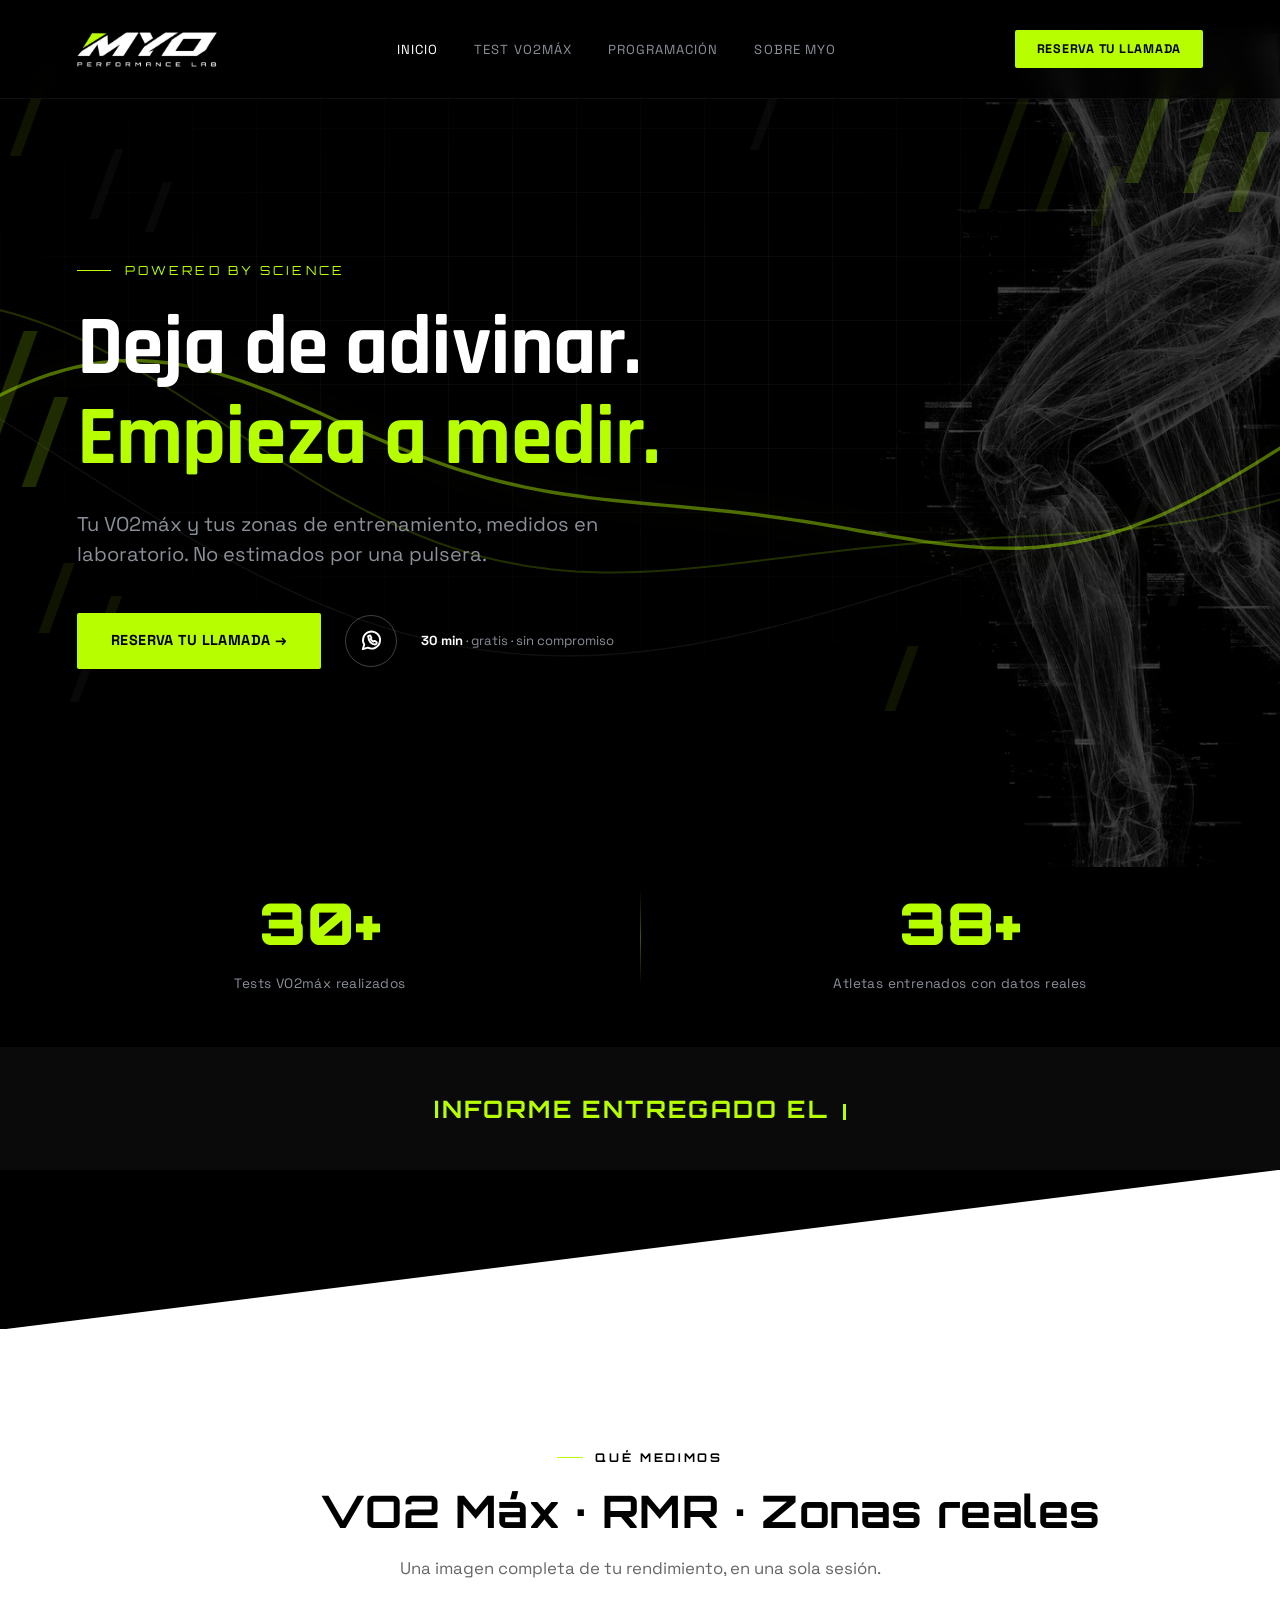
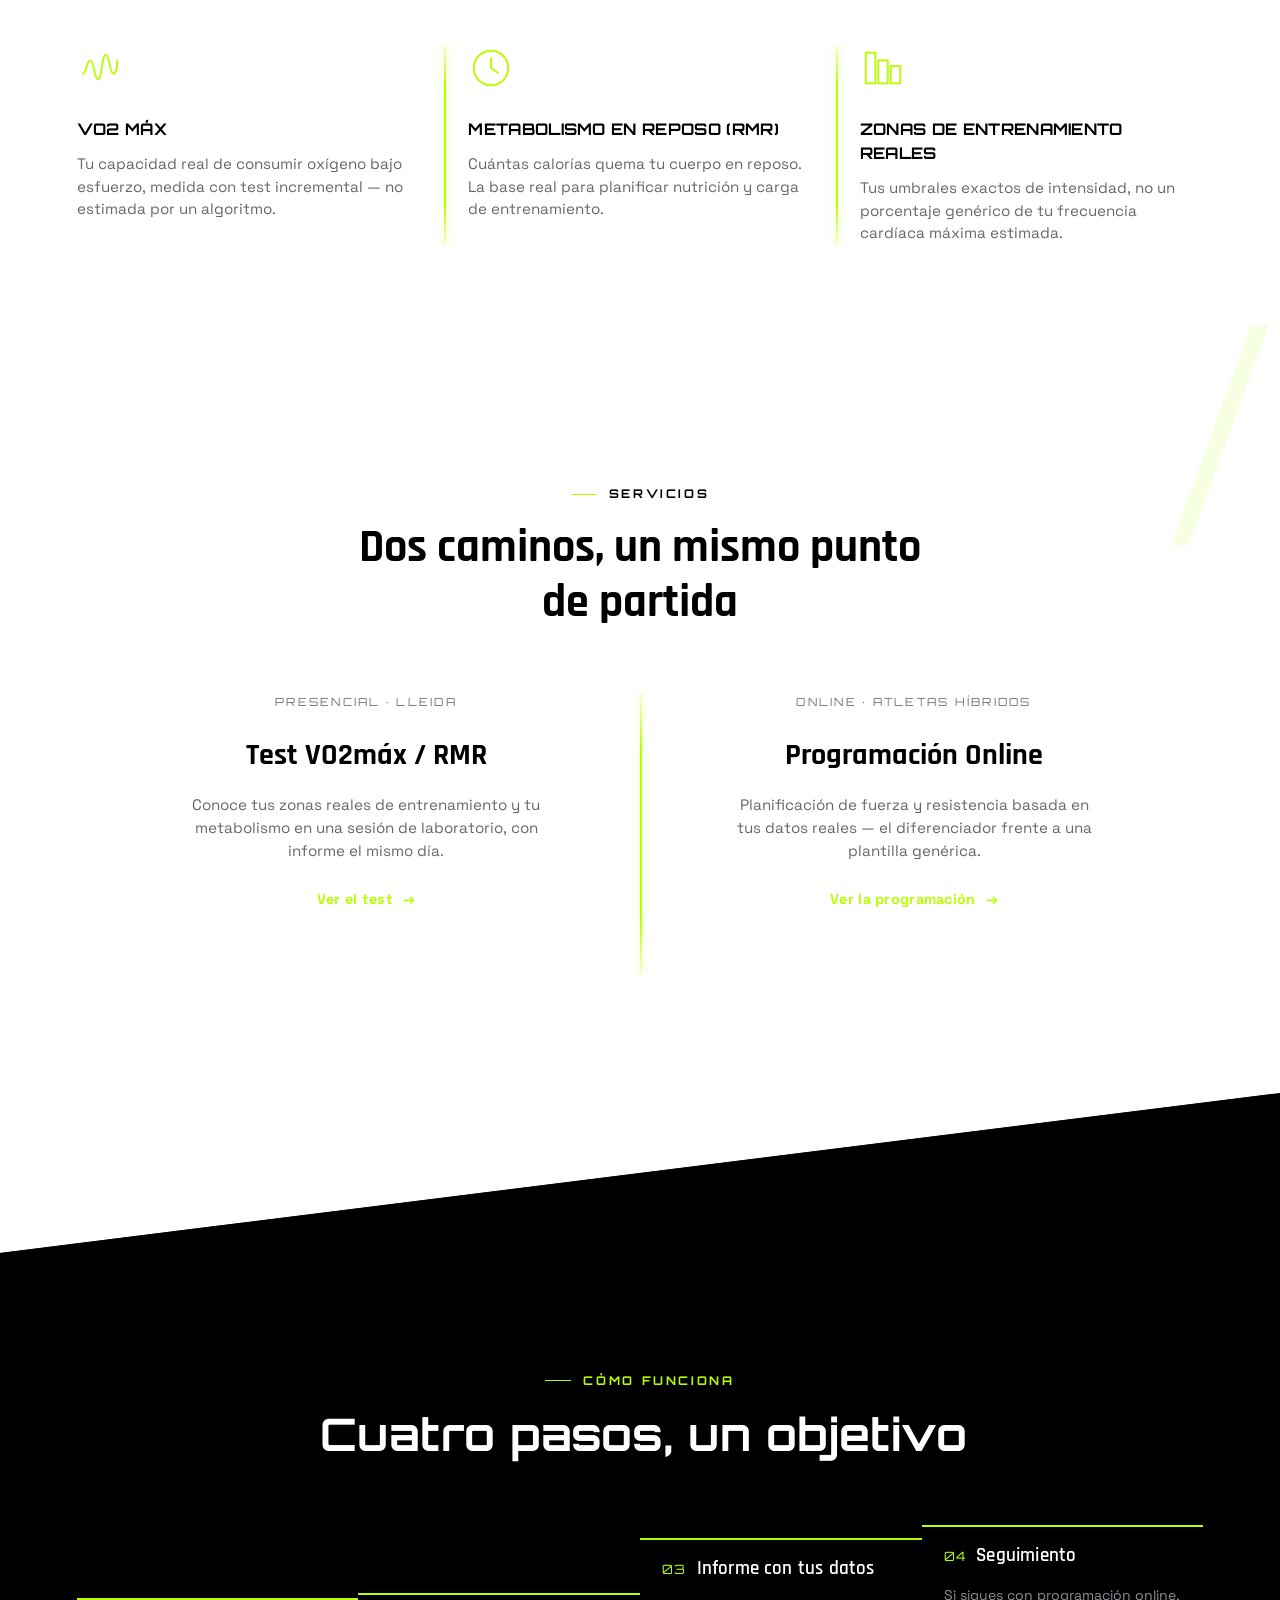
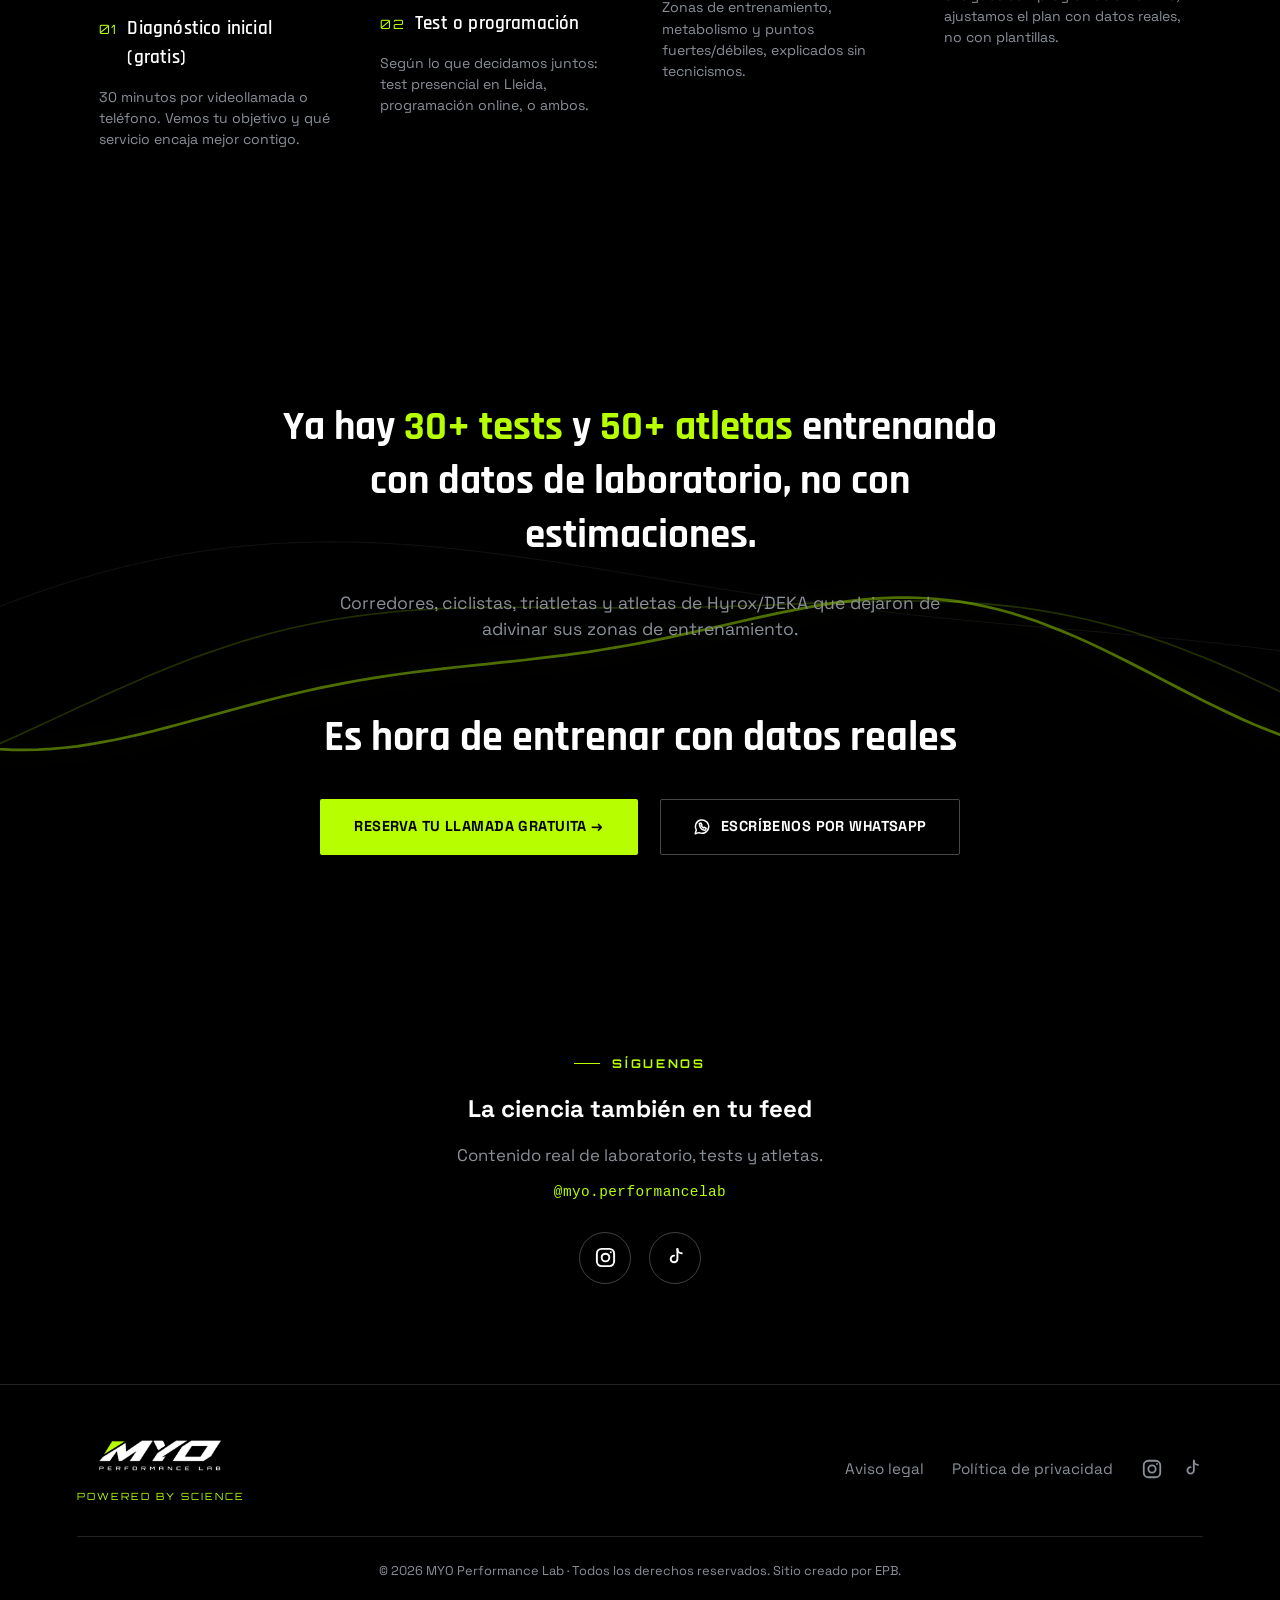
<file: index.html>
<!DOCTYPE html>
<html lang="es">
<head>
<meta charset="UTF-8">
<meta name="viewport" content="width=device-width, initial-scale=1.0">
<title>Test VO2máx y RMR en Lleida | MYO Performance Lab</title>
<link rel="icon" href="/favicon.ico" sizes="any">
<link rel="icon" type="image/svg+xml" href="/favicon.svg">
<link rel="icon" type="image/png" sizes="48x48" href="/favicon-48x48.png">
<link rel="apple-touch-icon" href="/apple-touch-icon.png">
<link rel="manifest" href="/site.webmanifest">
<meta name="theme-color" content="#000000">
<meta name="description" content="Laboratorio de fisiología deportiva en Lleida. Test VO2máx y RMR con informe el mismo día y programación online basada en tus datos reales. Powered by Science.">
<link rel="canonical" href="https://myoperformancelab.com/">
<link rel="preconnect" href="https://fonts.googleapis.com">
<link rel="preconnect" href="https://fonts.gstatic.com" crossorigin>
<link href="https://fonts.googleapis.com/css2?family=Orbitron:wght@500;700;900&family=Rajdhani:wght@500;600;700&family=Space+Grotesk:wght@400;500;600;700&display=swap" rel="stylesheet">
<link rel="stylesheet" href="css/style.css">
<link href="https://assets.calendly.com/assets/external/widget.css" rel="stylesheet">
</head>
<body data-page="inicio">

<div class="brand-anatomy-bg" aria-hidden="true"></div>

<div id="header"></div>

<main>
<section class="hero" id="hero">
  <div class="hero-bg-grid"></div>

  <div class="hero-waveform-ambient" id="hero-waveform-ambient">
    <svg viewBox="0 0 1000 600" preserveAspectRatio="none">
      <path class="amb-line a3" id="amb-line-3" d="" />
      <path class="amb-line a2" id="amb-line-2" d="" />
      <path class="amb-line a1" id="amb-line-1" d="" />
    </svg>
  </div>

  <div class="parallax-field" id="parallax-field">
    <div class="p-layer back">
      <span class="p-wedge" style="height:70px; left:8%; top:18%;"></span>
      <span class="p-wedge" style="height:50px; left:12%; top:22%;"></span>
      <span class="p-wedge" style="height:90px; left:88%; top:60%;"></span>
      <span class="p-wedge" style="height:60px; left:92%; top:66%;"></span>
      <span class="p-wedge" style="height:40px; left:6%; top:80%;"></span>
      <span class="p-wedge" style="height:100px; left:60%; top:6%;"></span>
    </div>
    <div class="p-layer mid">
      <span class="p-wedge" style="height:110px; left:78%; top:12%;"></span>
      <span class="p-wedge" style="height:80px; left:82%; top:16%;"></span>
      <span class="p-wedge" style="height:60px; left:86%; top:20%;"></span>
      <span class="p-wedge" style="height:70px; left:4%; top:68%;"></span>
      <span class="p-wedge" style="height:50px; left:8%; top:72%;"></span>
      <span class="p-wedge" style="height:90px; left:2%; top:8%;"></span>
      <span class="p-wedge" style="height:65px; left:70%; top:78%;"></span>
    </div>
    <div class="p-layer front">
      <span class="p-wedge" style="height:150px; left:90%; top:4%;"></span>
      <span class="p-wedge" style="height:110px; left:94%; top:10%;"></span>
      <span class="p-wedge" style="height:80px; left:97%; top:16%;"></span>
      <span class="p-wedge" style="height:130px; left:0%; top:40%;"></span>
      <span class="p-wedge" style="height:90px; left:3%; top:48%;"></span>
    </div>
  </div>

  <div class="hero-content">
    <div class="hero-eyebrow">Powered by Science</div>
    <h1>Deja de adivinar. <em>Empieza a medir.</em></h1>
    <p class="hero-sub">Tu VO2máx y tus zonas de entrenamiento, medidos en laboratorio. No estimados por una pulsera.</p>
    <div class="hero-ctas">
      <a href="https://calendly.com/myo-performance-lab-coach/30min" class="btn-primary" data-cta="calendly">Reserva tu llamada →</a>
      <a href="https://wa.me/34648884513" class="btn-icon-wa" aria-label="Escríbenos por WhatsApp" target="_blank" rel="noopener">
        <svg viewBox="0 0 24 24" fill="none" stroke="currentColor" stroke-width="2"><path d="M3 21l1.4-4.9A8.9 8.9 0 1 1 8.1 19.5L3 21z" stroke-linecap="round" stroke-linejoin="round"/><path d="M8.8 8.6c0 4.1 3 7.4 7.1 7.6.5 0 1-.3 1.2-.8l.3-.9a1 1 0 0 0-.5-1.2l-1.6-.8a1 1 0 0 0-1.1.2l-.4.4a6.6 6.6 0 0 1-2.6-2.6l.4-.4a1 1 0 0 0 .2-1.1l-.8-1.6a1 1 0 0 0-1.2-.5l-.9.3c-.5.2-.8.6-.1 1.4z"/></svg>
      </a>
      <span class="hero-note"><strong>30 min</strong> · gratis · sin compromiso</span>
    </div>
  </div>
</section>

<div class="stats">
  <div class="stat" data-reveal>
    <div class="stat-num" data-count="30" data-suffix="+">0</div>
    <div class="stat-label">Tests VO2máx realizados</div>
  </div>
  <div class="stat" data-reveal>
    <div class="stat-num" data-count="50" data-suffix="+">0</div>
    <div class="stat-label">Atletas entrenados con datos reales</div>
  </div>
</div>

<div class="stats-typewriter" data-reveal>
  <span class="tw-text" id="tw-text" data-full="Informe entregado el mismo día"></span><span class="tw-cursor"></span>
</div>

<div class="angle-bridge to-light"><div class="wedge-a"></div><div class="wedge-b"></div></div>

<section id="que-medimos" class="section-light">
  <div class="section-head section-head--center" data-reveal>
    <div class="eyebrow eyebrow--center eyebrow--bold">Qué medimos</div>
    <h2>VO2 Máx · RMR · Zonas reales</h2>
    <p class="section-sub">Una imagen completa de tu rendimiento, en una sola sesión.</p>
  </div>
  <div class="measure-grid">
    <div class="measure-card" data-reveal>
      <div class="measure-icon"><svg viewBox="0 0 48 48" fill="none" stroke-width="2"><path d="M6 30c4 0 4-14 8-14s4 20 8 20 4-26 8-26 4 20 8 20 4-14 4-14" stroke-linecap="round" stroke-linejoin="round"/></svg></div>
      <h3>VO2 MÁX</h3>
      <p>Tu capacidad real de consumir oxígeno bajo esfuerzo, medida con test incremental — no estimada por un algoritmo.</p>
    </div>
    <div class="measure-card" data-reveal>
      <div class="measure-icon"><svg viewBox="0 0 48 48" fill="none" stroke-width="2"><circle cx="24" cy="24" r="18"/><path d="M24 14v10l7 5" stroke-linecap="round" stroke-linejoin="round"/></svg></div>
      <h3>METABOLISMO EN REPOSO (RMR)</h3>
      <p>Cuántas calorías quema tu cuerpo en reposo. La base real para planificar nutrición y carga de entrenamiento.</p>
    </div>
    <div class="measure-card" data-reveal>
      <div class="measure-icon"><svg viewBox="0 0 48 48" fill="none" stroke-width="2"><rect x="6" y="8" width="10" height="32"/><rect x="19" y="16" width="10" height="24"/><rect x="32" y="22" width="10" height="18"/></svg></div>
      <h3>ZONAS DE ENTRENAMIENTO REALES</h3>
      <p>Tus umbrales exactos de intensidad, no un porcentaje genérico de tu frecuencia cardíaca máxima estimada.</p>
    </div>
  </div>
</section>

<section id="servicios" class="section-light">
  <span class="drift-wedge drift-wedge--services" data-parallax="-0.06"></span>
  <div class="section-head section-head--center" data-reveal>
    <div class="eyebrow eyebrow--center eyebrow--bold">Servicios</div>
    <h2>Dos caminos, un mismo punto de&nbsp;partida</h2>
  </div>
  <div class="services-grid">
    <a href="test.html" class="service-card" data-reveal>
      <span class="service-tag">Presencial · Lleida</span>
      <h3>Test VO2máx / RMR</h3>
      <p>Conoce tus zonas reales de entrenamiento y tu metabolismo en una sesión de laboratorio, con informe el mismo día.</p>
      <span class="service-link">Ver el test <span class="arrow">→</span></span>
    </a>
    <a href="programacion.html" class="service-card" data-reveal>
      <span class="service-tag">Online · Atletas híbridos</span>
      <h3>Programación Online</h3>
      <p>Planificación de fuerza y resistencia basada en tus datos reales — el diferenciador frente a una plantilla genérica.</p>
      <span class="service-link">Ver la programación <span class="arrow">→</span></span>
    </a>
  </div>
</section>

<div class="angle-bridge to-dark"><div class="wedge-a"></div><div class="wedge-b"></div></div>

<section id="como-funciona">
  <div class="section-head section-head--center" data-reveal>
    <div class="eyebrow eyebrow--center eyebrow--bold">Cómo funciona</div>
    <h2>Cuatro pasos, un objetivo</h2>
  </div>
  <div class="stairs">
    <div class="stair-step" data-reveal data-step="1">
      <div class="stair-step-head"><span class="step-num">01</span><h3>Diagnóstico inicial (gratis)</h3></div>
      <p>30 minutos por videollamada o teléfono. Vemos tu objetivo y qué servicio encaja mejor contigo.</p>
    </div>
    <div class="stair-step" data-reveal data-step="2">
      <div class="stair-step-head"><span class="step-num">02</span><h3>Test o programación</h3></div>
      <p>Según lo que decidamos juntos: test presencial en Lleida, programación online, o ambos.</p>
    </div>
    <div class="stair-step" data-reveal data-step="3">
      <div class="stair-step-head"><span class="step-num">03</span><h3>Informe con tus datos</h3></div>
      <p>Zonas de entrenamiento, metabolismo y puntos fuertes/débiles, explicados sin tecnicismos.</p>
    </div>
    <div class="stair-step" data-reveal data-step="4">
      <div class="stair-step-head"><span class="step-num">04</span><h3>Seguimiento</h3></div>
      <p>Si sigues con programación online, ajustamos el plan con datos reales, no con plantillas.</p>
    </div>
  </div>
</section>

<section id="prueba-social">
  <div class="hero-waveform-ambient" id="hero-waveform-ambient-2">
    <svg viewBox="0 0 1000 600" preserveAspectRatio="none">
      <path class="amb-line a3" id="amb-line-3b" d="" />
      <path class="amb-line a2" id="amb-line-2b" d="" />
      <path class="amb-line a1" id="amb-line-1b" d="" />
    </svg>
  </div>
  <div class="proof" data-reveal>
    <p class="proof-quote">Ya hay <span class="lime">30+ tests</span> y <span class="lime">50+ atletas</span> entrenando con datos de laboratorio, no con estimaciones.</p>
    <p class="proof-for">Corredores, ciclistas, triatletas y atletas de Hyrox/DEKA que dejaron de adivinar sus zonas de entrenamiento.</p>
    <h2 class="proof-cta-heading">Es hora de entrenar con datos reales</h2>
     <div class="cta-group">
      <a href="https://calendly.com/myo-performance-lab-coach/30min" class="btn-primary" data-cta="calendly">Reserva tu llamada gratuita →</a>
      <a href="https://wa.me/34648884513" class="btn-secondary" target="_blank" rel="noopener">
        <svg viewBox="0 0 24 24" fill="none" stroke="currentColor" stroke-width="2"><path d="M3 21l1.4-4.9A8.9 8.9 0 1 1 8.1 19.5L3 21z" stroke-linecap="round" stroke-linejoin="round"/><path d="M8.8 8.6c0 4.1 3 7.4 7.1 7.6.5 0 1-.3 1.2-.8l.3-.9a1 1 0 0 0-.5-1.2l-1.6-.8a1 1 0 0 0-1.1.2l-.4.4a6.6 6.6 0 0 1-2.6-2.6l.4-.4a1 1 0 0 0 .2-1.1l-.8-1.6a1 1 0 0 0-1.2-.5l-.9.3c-.5.2-.8.6-.1 1.4z"/></svg>
        Escríbenos por WhatsApp
      </a>
    </div>
  </div>
</section>

<section id="social">
  <div class="social-follow" data-reveal>
    <div class="eyebrow eyebrow--center eyebrow--bold">Síguenos</div>
    <h2>La ciencia también en tu feed</h2>
    <p class="section-sub">Contenido real de laboratorio, tests y atletas.</p>
    <div class="social-handle">@myo.performancelab</div>
    <div class="social-links">
      <a href="https://instagram.com/myo.performancelab" target="_blank" rel="noopener" class="btn-icon-wa" aria-label="Instagram">
        <svg viewBox="0 0 24 24" fill="none" stroke="currentColor" stroke-width="2"><rect x="3" y="3" width="18" height="18" rx="5"/><circle cx="12" cy="12" r="4"/><circle cx="17.5" cy="6.5" r="1" fill="currentColor" stroke="none"/></svg>
      </a>
      <a href="https://tiktok.com/@myo.performancelab" target="_blank" rel="noopener" class="btn-icon-wa" aria-label="TikTok">
        <svg viewBox="0 0 24 24" fill="none" stroke="currentColor" stroke-width="2"><path d="M14 3v10.5a3.5 3.5 0 1 1-3.5-3.5" stroke-linecap="round" stroke-linejoin="round"/><path d="M14 3c0 2.5 2 4.5 4.5 4.5" stroke-linecap="round" stroke-linejoin="round"/></svg>
      </a>
    </div>
  </div>
</section>

</main>

<div id="footer"></div>

<script src="js/incluir.js" defer></script>
<script src="js/script.js" defer></script>
<script src="https://assets.calendly.com/assets/external/widget.js" defer></script>
</body>
</html>
</file>
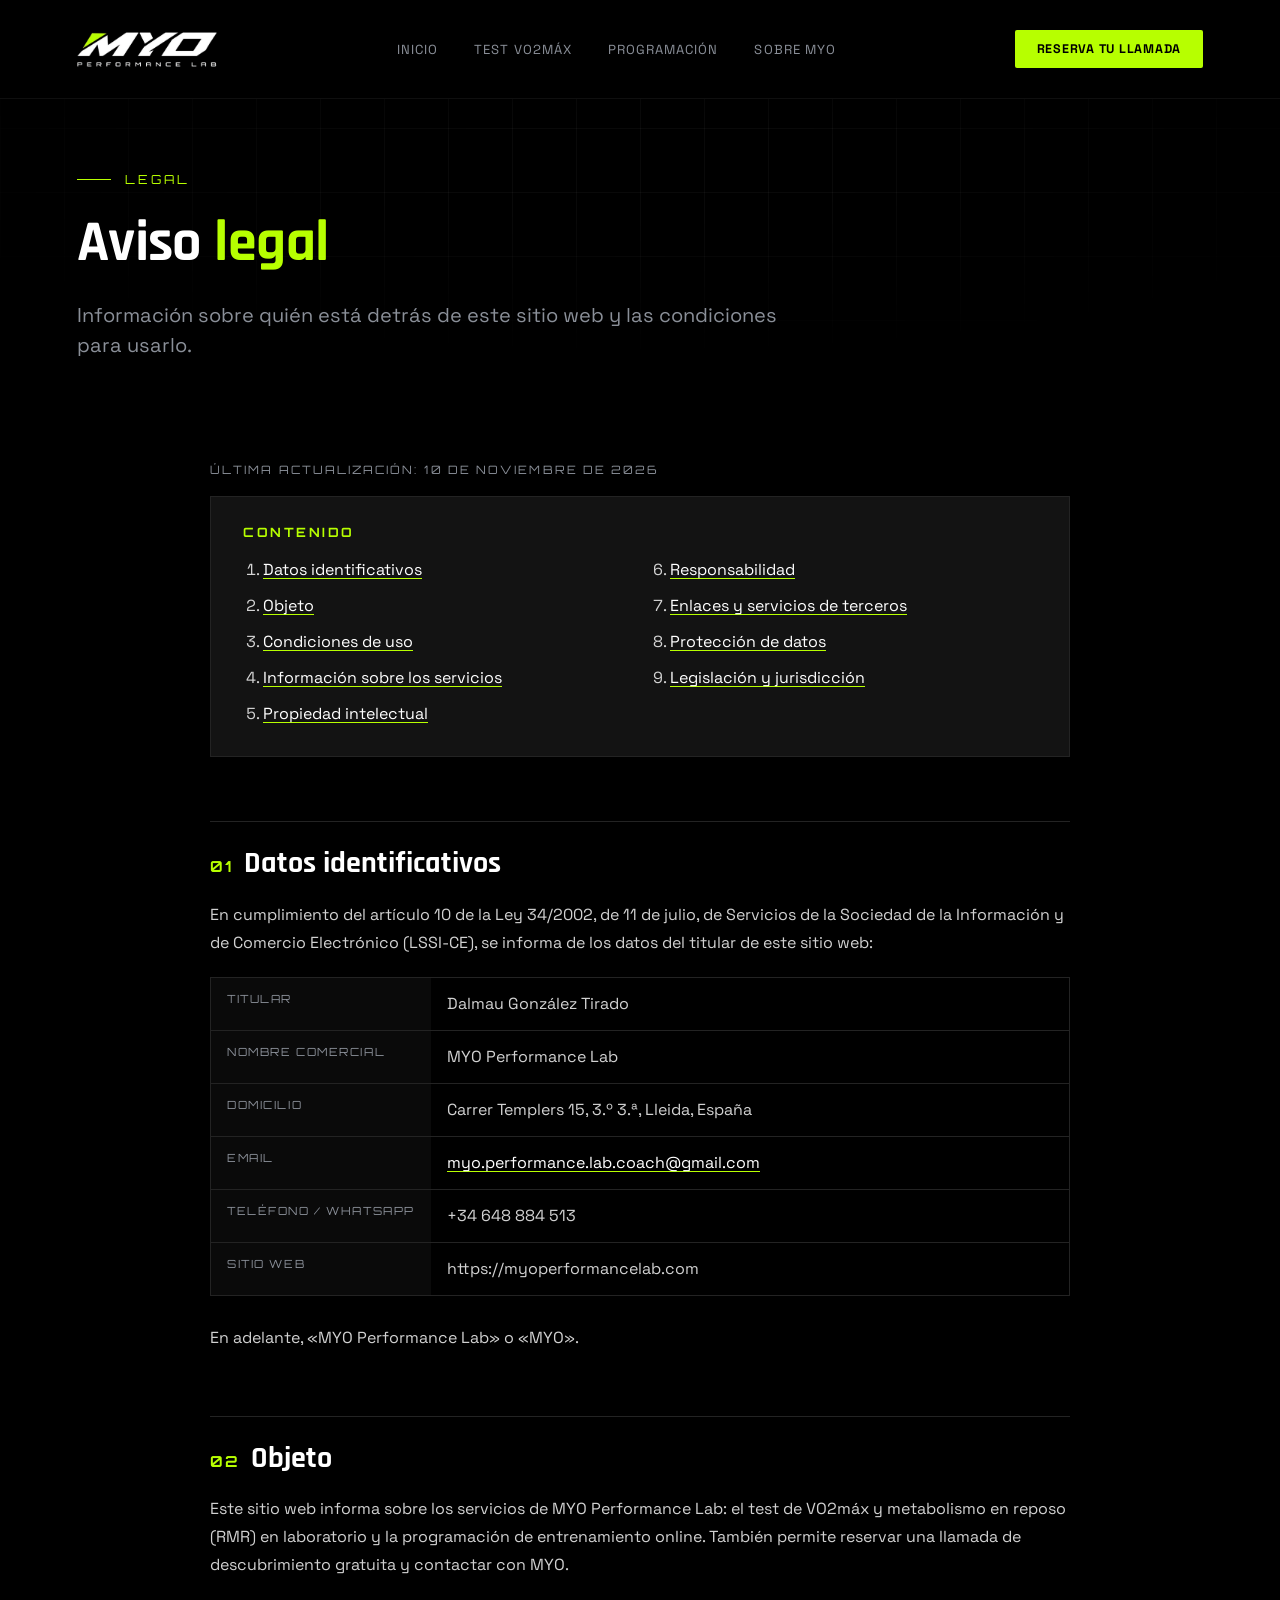
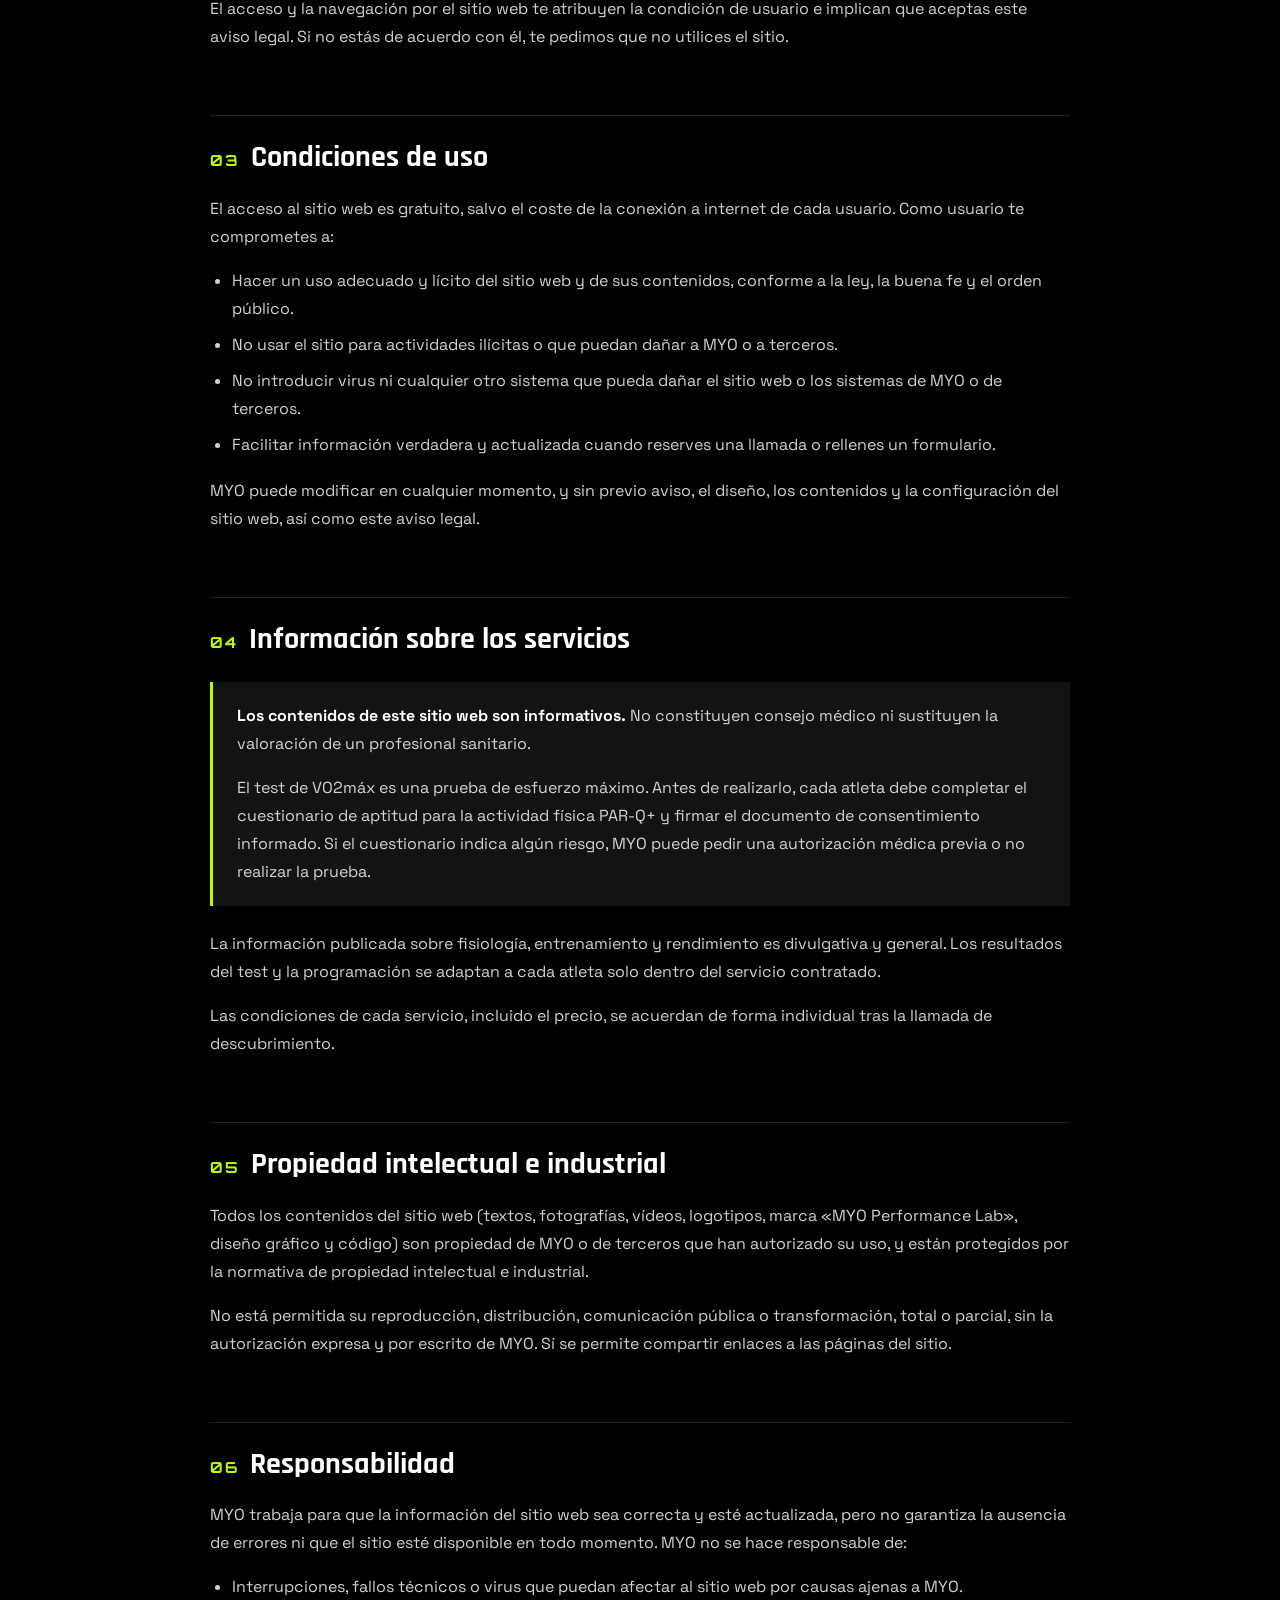
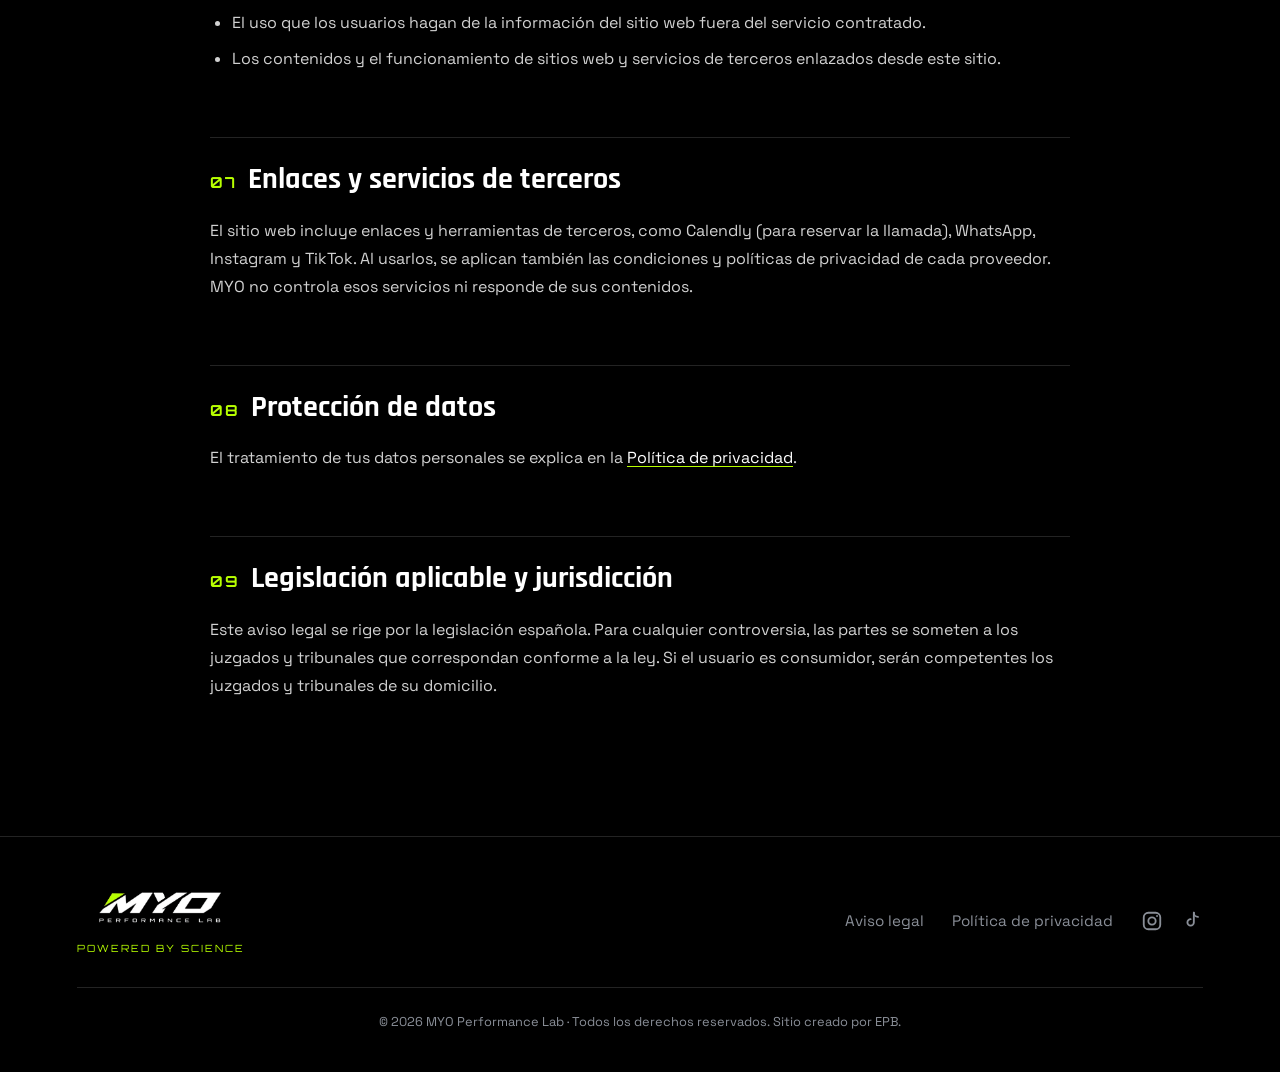
<file: aviso-legal.html>
<!DOCTYPE html>
<html lang="es">
<head>
<meta charset="UTF-8">
<meta name="viewport" content="width=device-width, initial-scale=1.0">
<title>Aviso legal — MYO Performance Lab</title>
<meta name="description" content="Aviso legal de MYO Performance Lab: datos identificativos del titular, condiciones de uso del sitio web y responsabilidad.">
<meta name="robots" content="noindex, follow">
<link rel="preconnect" href="https://fonts.googleapis.com">
<link rel="preconnect" href="https://fonts.gstatic.com" crossorigin>
<link href="https://fonts.googleapis.com/css2?family=Orbitron:wght@500;700;900&family=Rajdhani:wght@500;600;700&family=Space+Grotesk:wght@400;500;600;700&display=swap" rel="stylesheet">
<link rel="stylesheet" href="css/style.css">
<link rel="stylesheet" href="css/legal.css">
<link href="https://assets.calendly.com/assets/external/widget.css" rel="stylesheet">
</head>
<body data-page="legal">

<div id="header"></div>

<main>
<section class="hero">
  <div class="hero-bg-grid"></div>
  <div class="hero-eyebrow">Legal</div>
  <h1>Aviso <em>legal</em></h1>
  <p class="hero-sub">Información sobre quién está detrás de este sitio web y las condiciones para usarlo.</p>
</section>

<section class="legal">
<div class="legal-wrap">

  <p class="legal-updated">Última actualización: 10 de noviembre de 2026</p>

  <div class="legal-toc" role="navigation" aria-label="Índice">
    <h2>Contenido</h2>
    <ol>
      <li><a href="#identificacion">Datos identificativos</a></li>
      <li><a href="#objeto">Objeto</a></li>
      <li><a href="#uso">Condiciones de uso</a></li>
      <li><a href="#salud">Información sobre los servicios</a></li>
      <li><a href="#propiedad">Propiedad intelectual</a></li>
      <li><a href="#responsabilidad">Responsabilidad</a></li>
      <li><a href="#enlaces">Enlaces y servicios de terceros</a></li>
      <li><a href="#datos">Protección de datos</a></li>
      <li><a href="#ley">Legislación y jurisdicción</a></li>
    </ol>
  </div>

  <h2 id="identificacion"><span class="num">01</span>Datos identificativos</h2>
  <p>En cumplimiento del artículo 10 de la Ley 34/2002, de 11 de julio, de Servicios de la Sociedad de la Información y de Comercio Electrónico (LSSI-CE), se informa de los datos del titular de este sitio web:</p>

  <dl class="legal-id">
    <dt>Titular</dt>
    <dd>Dalmau González Tirado</dd>
    <dt>Nombre comercial</dt>
    <dd>MYO Performance Lab</dd>
    <dt>Domicilio</dt>
    <dd>Carrer Templers 15, 3.º 3.ª, Lleida, España</dd>
    <dt>Email</dt>
    <dd><a href="mailto:myo.performance.lab.coach@gmail.com">myo.performance.lab.coach@gmail.com</a></dd>
    <dt>Teléfono / WhatsApp</dt>
    <dd>+34 648 884 513</dd>
    <dt>Sitio web</dt>
    <dd>https://myoperformancelab.com</dd>
  </dl>

  <p>En adelante, «MYO Performance Lab» o «MYO».</p>

  <h2 id="objeto"><span class="num">02</span>Objeto</h2>
  <p>Este sitio web informa sobre los servicios de MYO Performance Lab: el test de VO2máx y metabolismo en reposo (RMR) en laboratorio y la programación de entrenamiento online. También permite reservar una llamada de descubrimiento gratuita y contactar con MYO.</p>
  <p>El acceso y la navegación por el sitio web te atribuyen la condición de usuario e implican que aceptas este aviso legal. Si no estás de acuerdo con él, te pedimos que no utilices el sitio.</p>

  <h2 id="uso"><span class="num">03</span>Condiciones de uso</h2>
  <p>El acceso al sitio web es gratuito, salvo el coste de la conexión a internet de cada usuario. Como usuario te comprometes a:</p>
  <ul>
    <li>Hacer un uso adecuado y lícito del sitio web y de sus contenidos, conforme a la ley, la buena fe y el orden público.</li>
    <li>No usar el sitio para actividades ilícitas o que puedan dañar a MYO o a terceros.</li>
    <li>No introducir virus ni cualquier otro sistema que pueda dañar el sitio web o los sistemas de MYO o de terceros.</li>
    <li>Facilitar información verdadera y actualizada cuando reserves una llamada o rellenes un formulario.</li>
  </ul>
  <p>MYO puede modificar en cualquier momento, y sin previo aviso, el diseño, los contenidos y la configuración del sitio web, así como este aviso legal.</p>

  <h2 id="salud"><span class="num">04</span>Información sobre los servicios</h2>
  <div class="legal-callout">
    <p><strong>Los contenidos de este sitio web son informativos.</strong> No constituyen consejo médico ni sustituyen la valoración de un profesional sanitario.</p>
    <p>El test de VO2máx es una prueba de esfuerzo máximo. Antes de realizarlo, cada atleta debe completar el cuestionario de aptitud para la actividad física PAR-Q+ y firmar el documento de consentimiento informado. Si el cuestionario indica algún riesgo, MYO puede pedir una autorización médica previa o no realizar la prueba.</p>
  </div>
  <p>La información publicada sobre fisiología, entrenamiento y rendimiento es divulgativa y general. Los resultados del test y la programación se adaptan a cada atleta solo dentro del servicio contratado.</p>
  <p>Las condiciones de cada servicio, incluido el precio, se acuerdan de forma individual tras la llamada de descubrimiento.</p>

  <h2 id="propiedad"><span class="num">05</span>Propiedad intelectual e industrial</h2>
  <p>Todos los contenidos del sitio web (textos, fotografías, vídeos, logotipos, marca «MYO Performance Lab», diseño gráfico y código) son propiedad de MYO o de terceros que han autorizado su uso, y están protegidos por la normativa de propiedad intelectual e industrial.</p>
  <p>No está permitida su reproducción, distribución, comunicación pública o transformación, total o parcial, sin la autorización expresa y por escrito de MYO. Sí se permite compartir enlaces a las páginas del sitio.</p>

  <h2 id="responsabilidad"><span class="num">06</span>Responsabilidad</h2>
  <p>MYO trabaja para que la información del sitio web sea correcta y esté actualizada, pero no garantiza la ausencia de errores ni que el sitio esté disponible en todo momento. MYO no se hace responsable de:</p>
  <ul>
    <li>Interrupciones, fallos técnicos o virus que puedan afectar al sitio web por causas ajenas a MYO.</li>
    <li>El uso que los usuarios hagan de la información del sitio web fuera del servicio contratado.</li>
    <li>Los contenidos y el funcionamiento de sitios web y servicios de terceros enlazados desde este sitio.</li>
  </ul>

  <h2 id="enlaces"><span class="num">07</span>Enlaces y servicios de terceros</h2>
  <p>El sitio web incluye enlaces y herramientas de terceros, como Calendly (para reservar la llamada), WhatsApp, Instagram y TikTok. Al usarlos, se aplican también las condiciones y políticas de privacidad de cada proveedor. MYO no controla esos servicios ni responde de sus contenidos.</p>

  <h2 id="datos"><span class="num">08</span>Protección de datos</h2>
  <p>El tratamiento de tus datos personales se explica en la <a href="privacidad.html">Política de privacidad</a>.</p>

  <h2 id="ley"><span class="num">09</span>Legislación aplicable y jurisdicción</h2>
  <p>Este aviso legal se rige por la legislación española. Para cualquier controversia, las partes se someten a los juzgados y tribunales que correspondan conforme a la ley. Si el usuario es consumidor, serán competentes los juzgados y tribunales de su domicilio.</p>

</div>
</section>
</main>

<div id="footer"></div>

<script src="js/incluir.js" defer></script>
<script src="js/script.js" defer></script>
<script src="https://assets.calendly.com/assets/external/widget.js" defer></script>
</body>
</html>
</file>
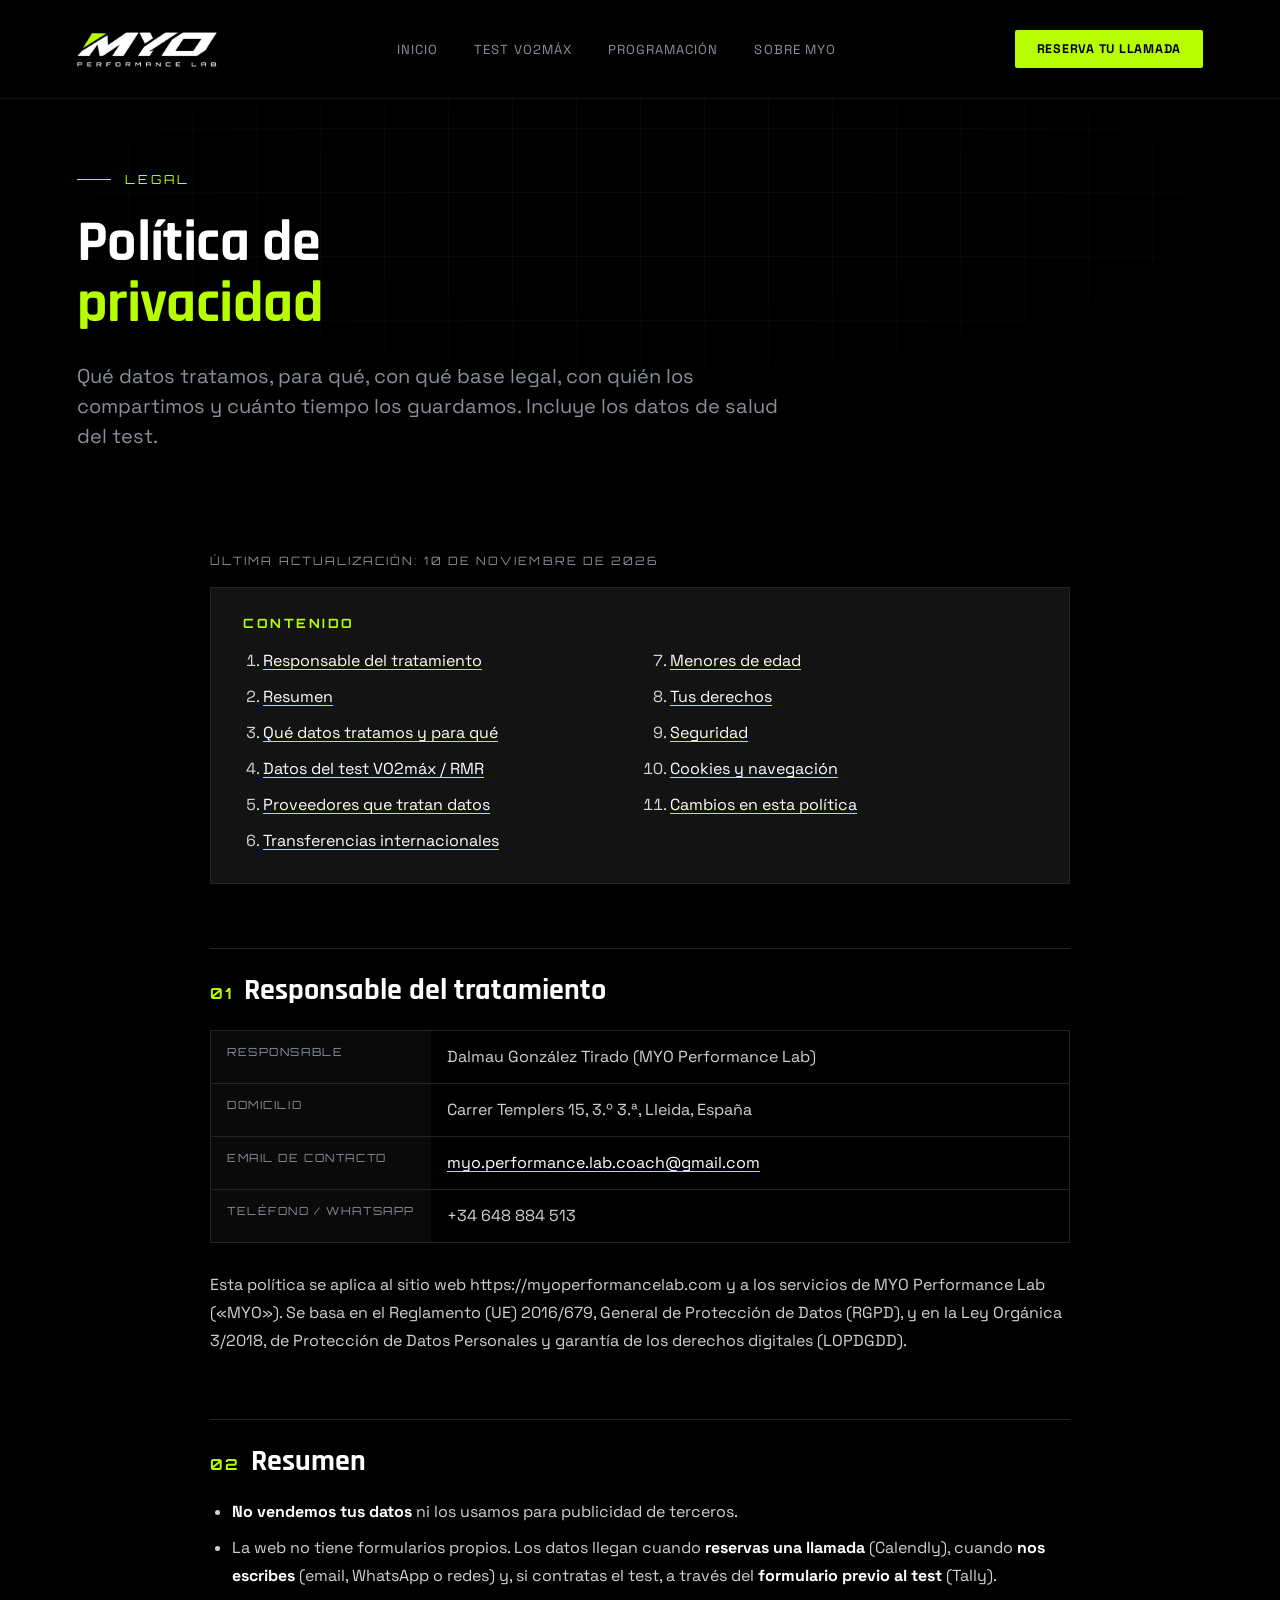
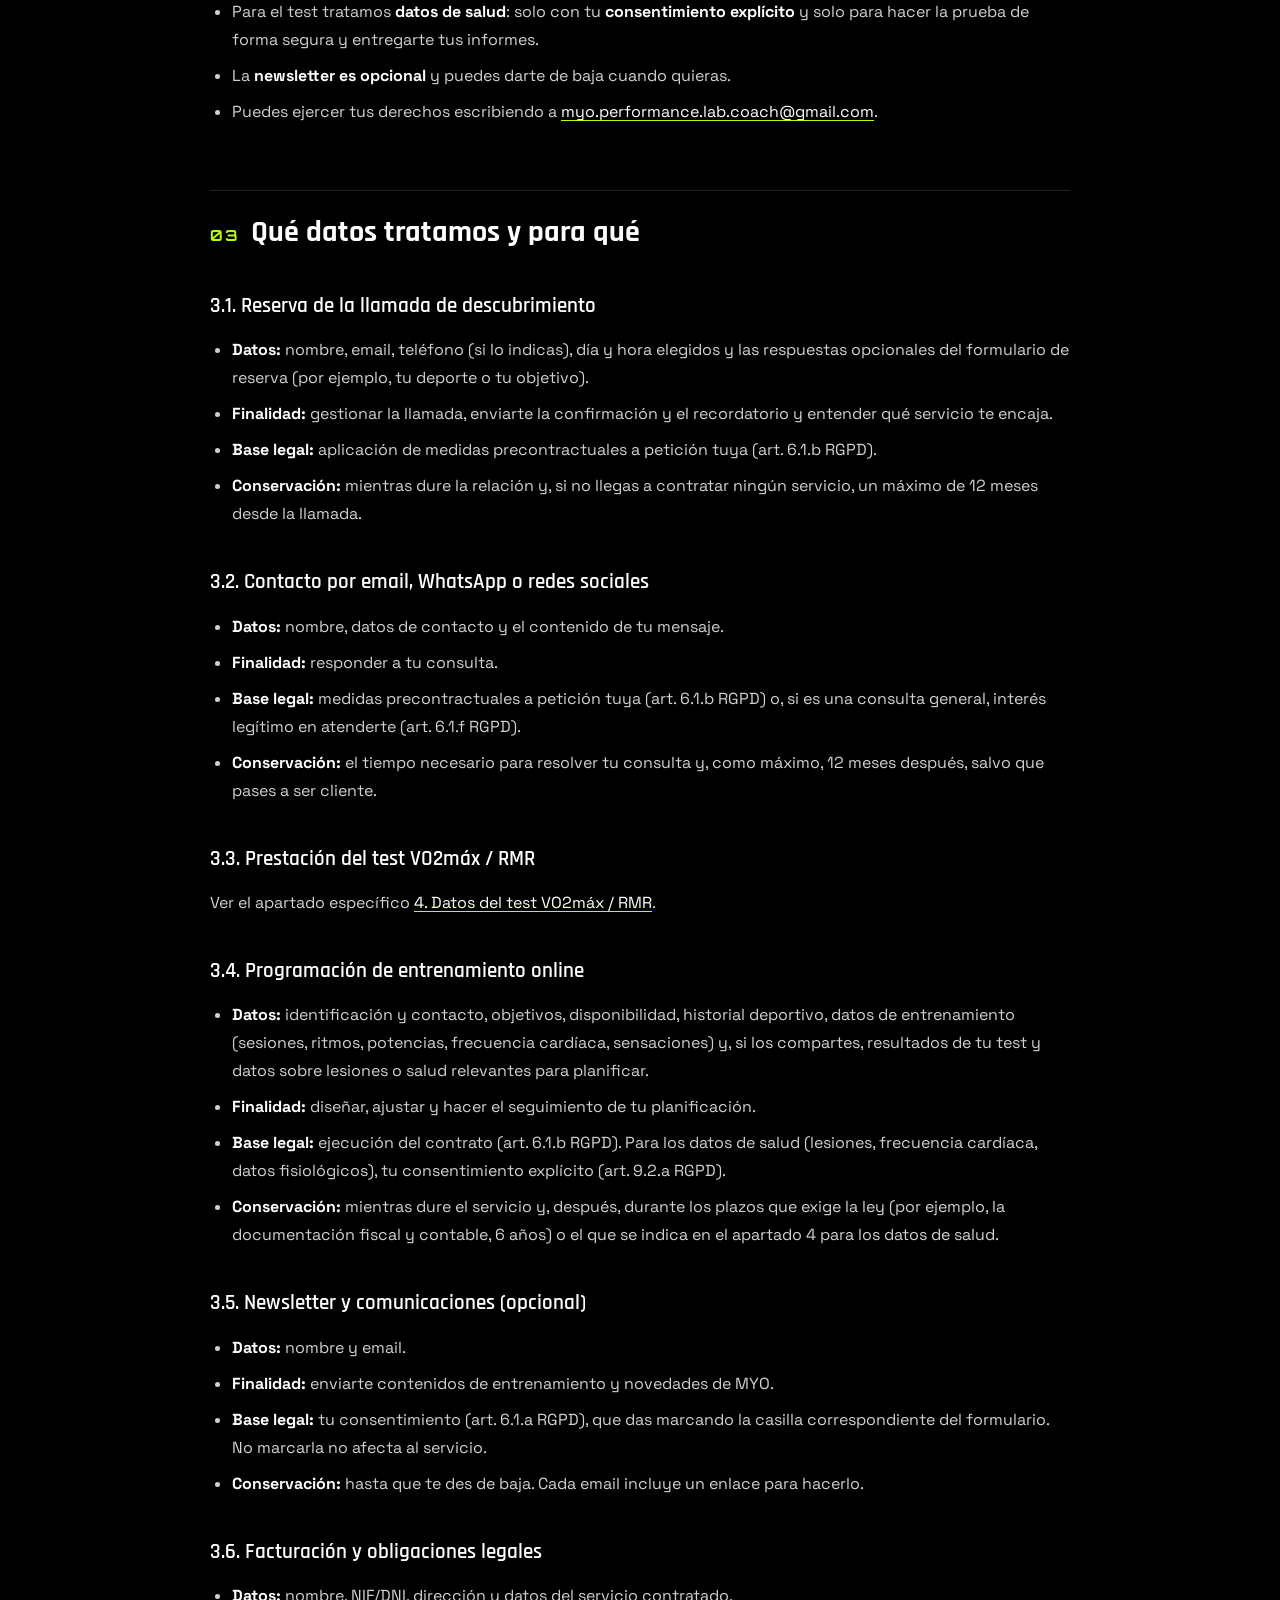
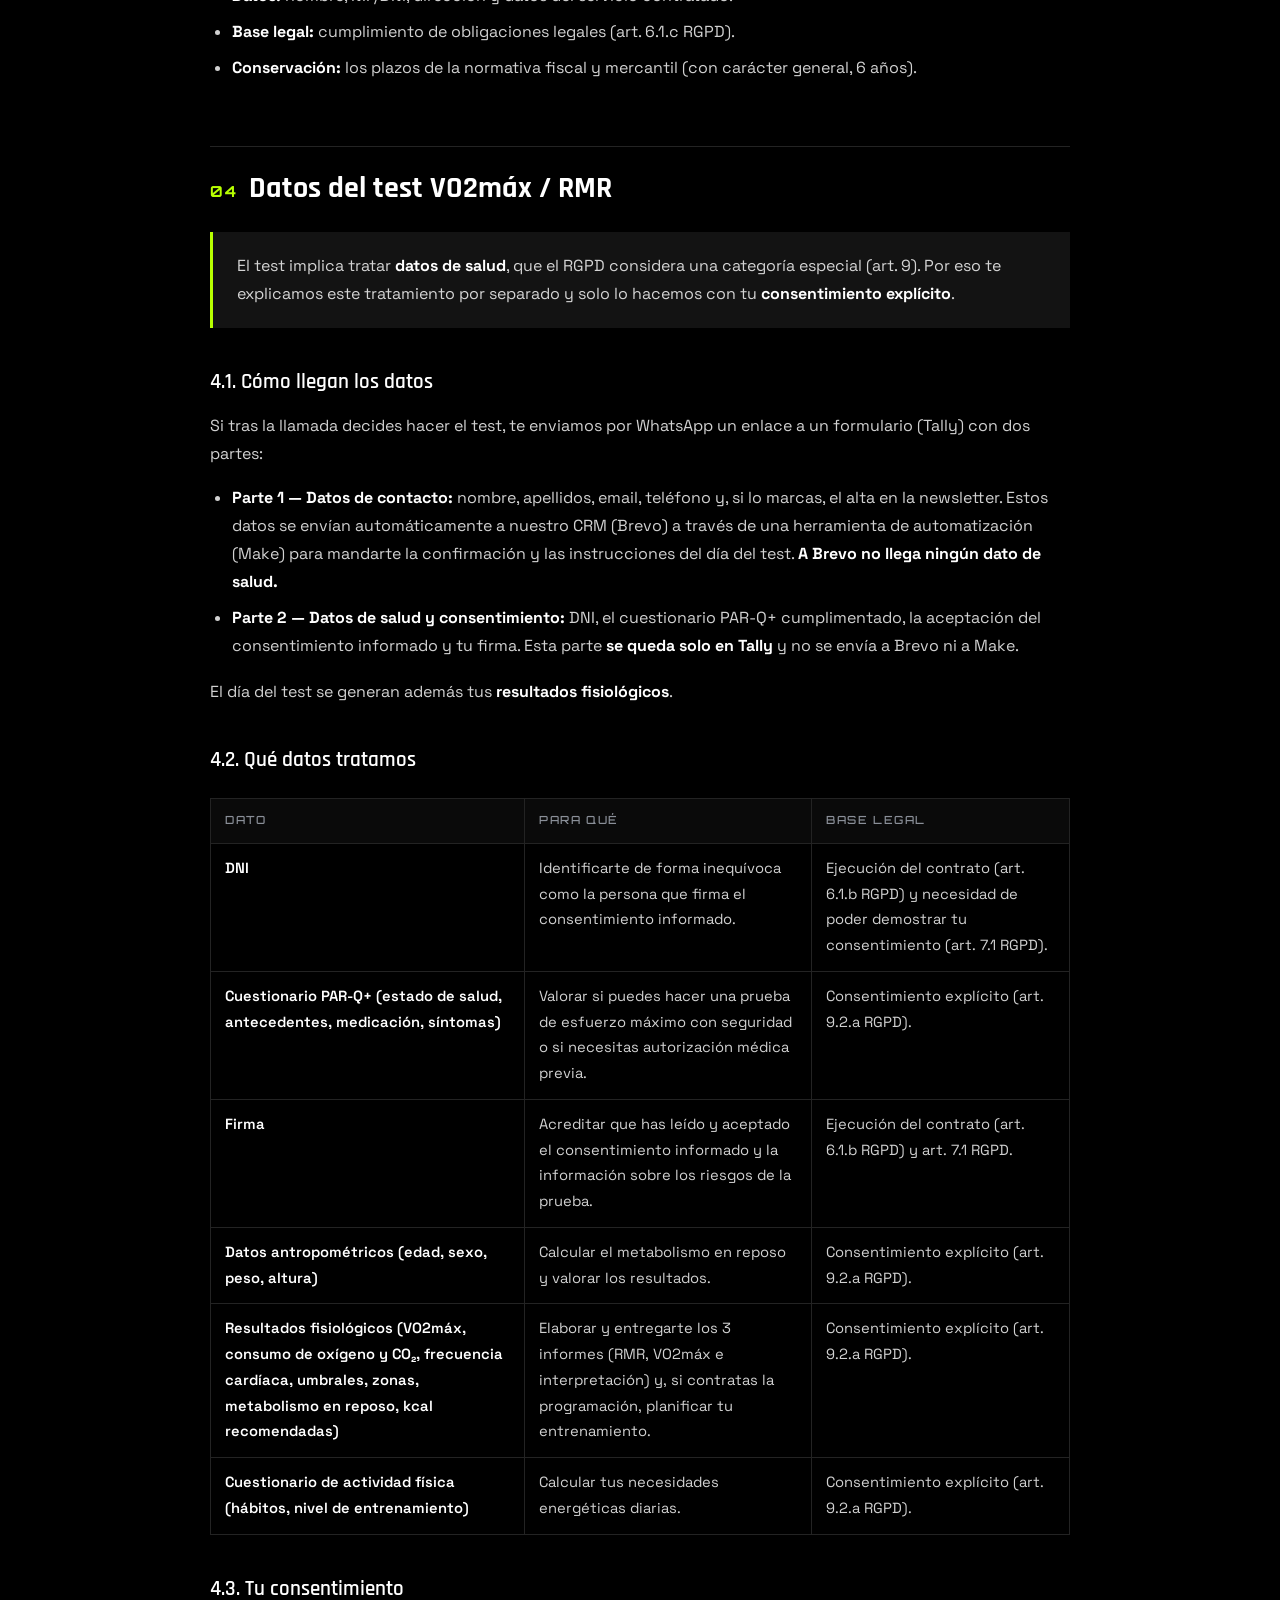
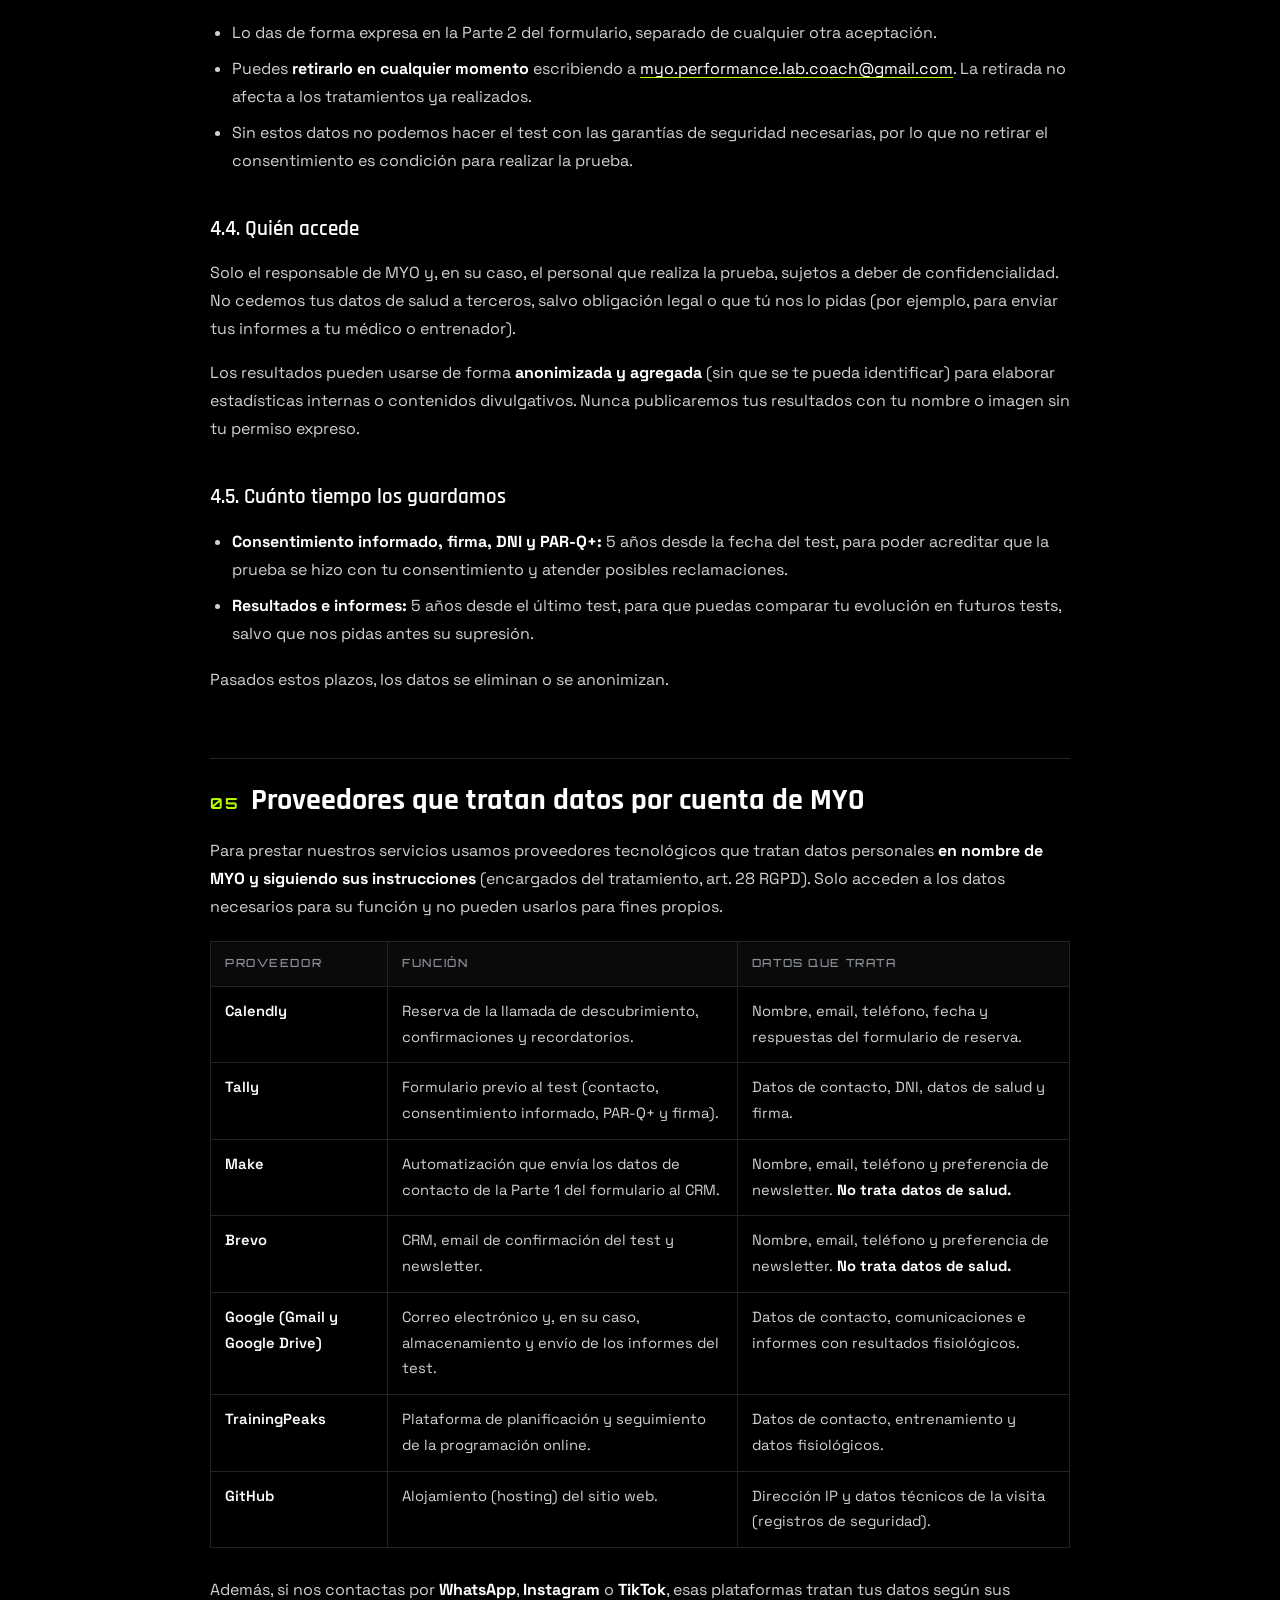
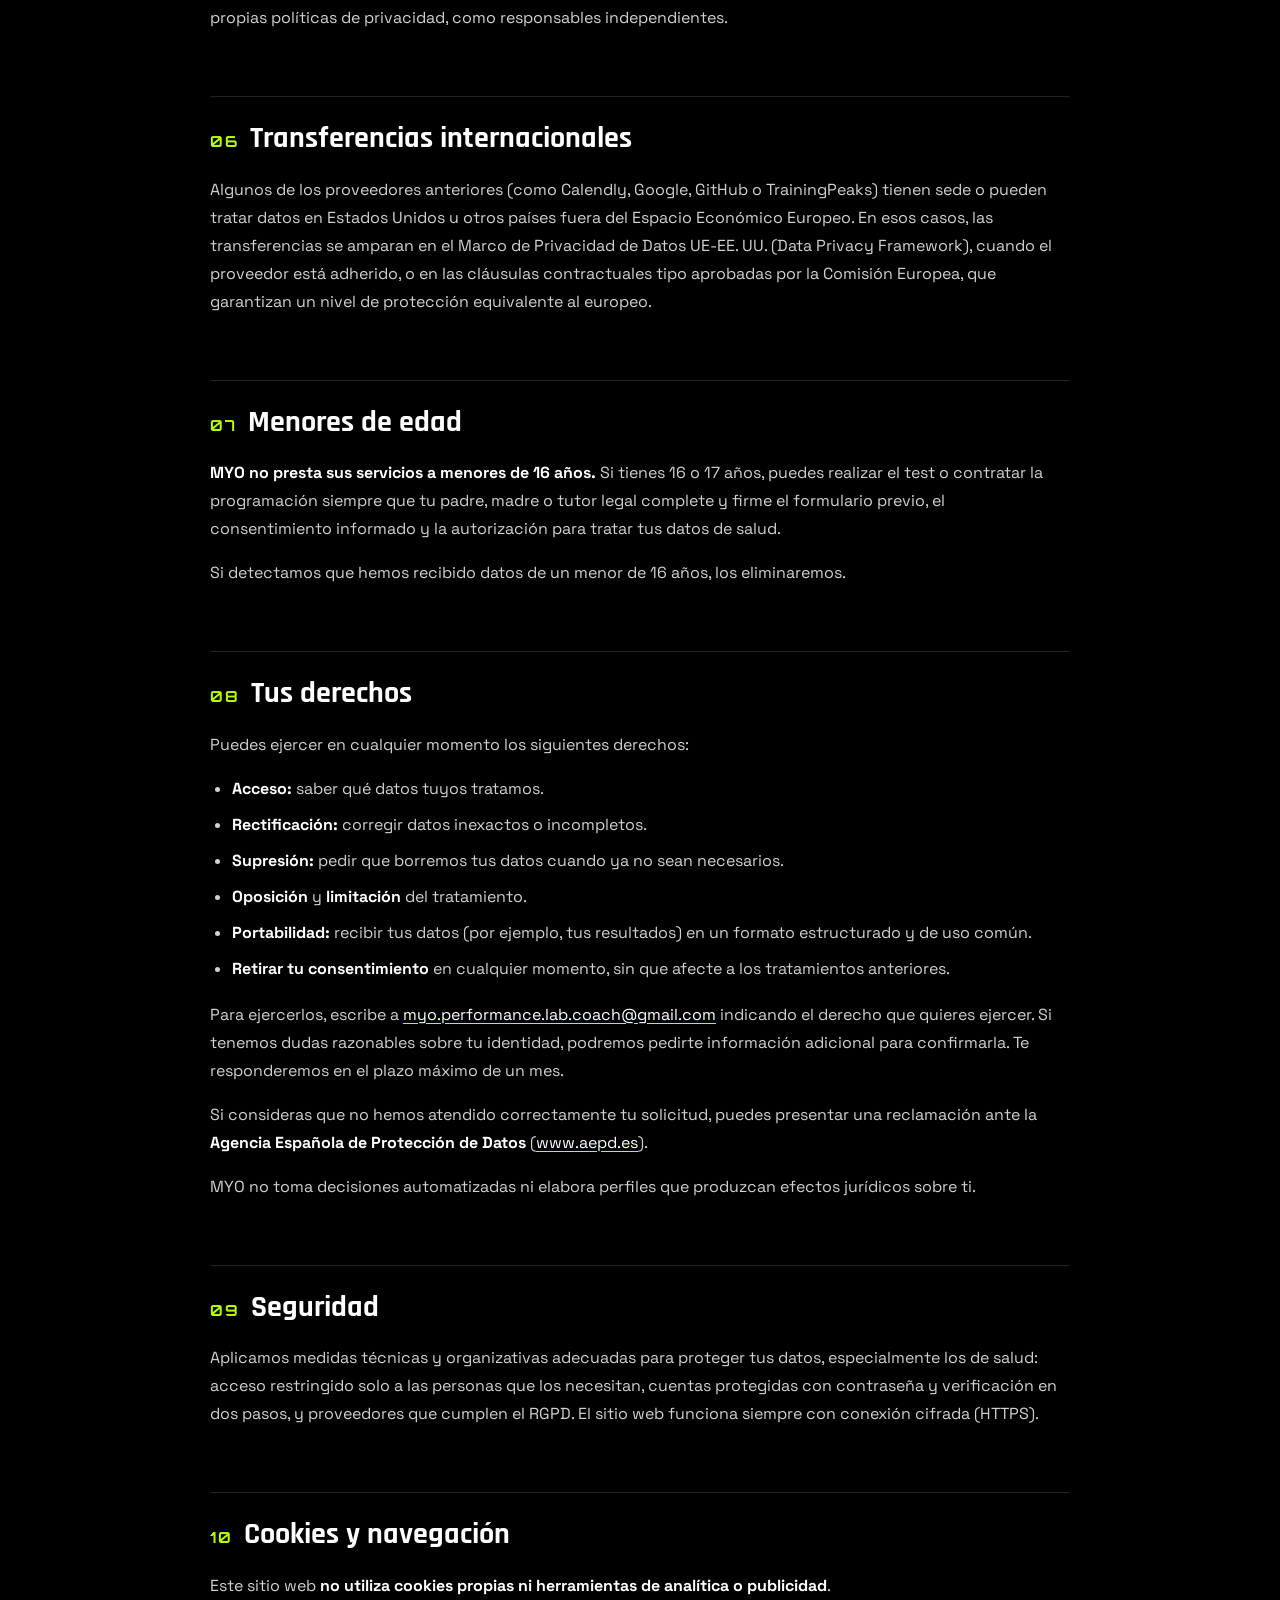
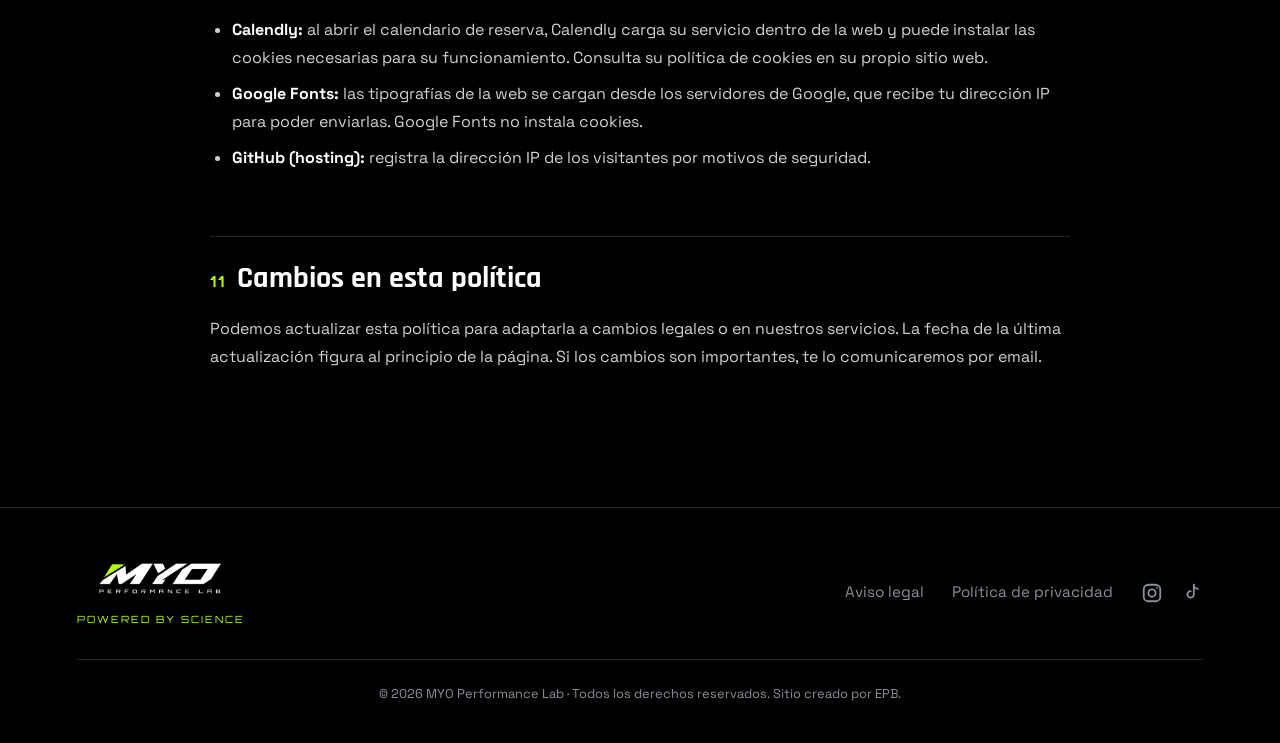
<file: privacidad.html>
<!DOCTYPE html>
<html lang="es">
<head>
<meta charset="UTF-8">
<meta name="viewport" content="width=device-width, initial-scale=1.0">
<title>Política de privacidad — MYO Performance Lab</title>
<meta name="description" content="Cómo trata MYO Performance Lab tus datos personales: reserva de llamada, test VO2máx/RMR, datos de salud, programación online y newsletter.">
<meta name="robots" content="noindex, follow">
<link rel="preconnect" href="https://fonts.googleapis.com">
<link rel="preconnect" href="https://fonts.gstatic.com" crossorigin>
<link href="https://fonts.googleapis.com/css2?family=Orbitron:wght@500;700;900&family=Rajdhani:wght@500;600;700&family=Space+Grotesk:wght@400;500;600;700&display=swap" rel="stylesheet">
<link rel="stylesheet" href="css/style.css">
<link rel="stylesheet" href="css/legal.css">
<link href="https://assets.calendly.com/assets/external/widget.css" rel="stylesheet">
</head>
<body data-page="legal">

<div id="header"></div>

<main>
<section class="hero">
  <div class="hero-bg-grid"></div>
  <div class="hero-eyebrow">Legal</div>
  <h1>Política de <em>privacidad</em></h1>
  <p class="hero-sub">Qué datos tratamos, para qué, con qué base legal, con quién los compartimos y cuánto tiempo los guardamos. Incluye los datos de salud del test.</p>
</section>

<section class="legal">
<div class="legal-wrap">

  <p class="legal-updated">Última actualización: 10 de noviembre de 2026</p>

  <div class="legal-toc" role="navigation" aria-label="Índice">
    <h2>Contenido</h2>
    <ol>
      <li><a href="#responsable">Responsable del tratamiento</a></li>
      <li><a href="#resumen">Resumen</a></li>
      <li><a href="#tratamientos">Qué datos tratamos y para qué</a></li>
      <li><a href="#test">Datos del test VO2máx / RMR</a></li>
      <li><a href="#encargados">Proveedores que tratan datos</a></li>
      <li><a href="#transferencias">Transferencias internacionales</a></li>
      <li><a href="#menores">Menores de edad</a></li>
      <li><a href="#derechos">Tus derechos</a></li>
      <li><a href="#seguridad">Seguridad</a></li>
      <li><a href="#cookies">Cookies y navegación</a></li>
      <li><a href="#cambios">Cambios en esta política</a></li>
    </ol>
  </div>

  <!-- ============================================================ -->
  <h2 id="responsable"><span class="num">01</span>Responsable del tratamiento</h2>
  <dl class="legal-id">
    <dt>Responsable</dt>
    <dd>Dalmau González Tirado (MYO Performance Lab)</dd>
    <dt>Domicilio</dt>
    <dd>Carrer Templers 15, 3.º 3.ª, Lleida, España</dd>
    <dt>Email de contacto</dt>
    <dd><a href="mailto:myo.performance.lab.coach@gmail.com">myo.performance.lab.coach@gmail.com</a></dd>
    <dt>Teléfono / WhatsApp</dt>
    <dd>+34 648 884 513</dd>
  </dl>
  <p>Esta política se aplica al sitio web https://myoperformancelab.com y a los servicios de MYO Performance Lab («MYO»). Se basa en el Reglamento (UE) 2016/679, General de Protección de Datos (RGPD), y en la Ley Orgánica 3/2018, de Protección de Datos Personales y garantía de los derechos digitales (LOPDGDD).</p>

  <!-- ============================================================ -->
  <h2 id="resumen"><span class="num">02</span>Resumen</h2>
  <ul>
    <li><strong>No vendemos tus datos</strong> ni los usamos para publicidad de terceros.</li>
    <li>La web no tiene formularios propios. Los datos llegan cuando <strong>reservas una llamada</strong> (Calendly), cuando <strong>nos escribes</strong> (email, WhatsApp o redes) y, si contratas el test, a través del <strong>formulario previo al test</strong> (Tally).</li>
    <li>Para el test tratamos <strong>datos de salud</strong>: solo con tu <strong>consentimiento explícito</strong> y solo para hacer la prueba de forma segura y entregarte tus informes.</li>
    <li>La <strong>newsletter es opcional</strong> y puedes darte de baja cuando quieras.</li>
    <li>Puedes ejercer tus derechos escribiendo a <a href="mailto:myo.performance.lab.coach@gmail.com">myo.performance.lab.coach@gmail.com</a>.</li>
  </ul>

  <!-- ============================================================ -->
  <h2 id="tratamientos"><span class="num">03</span>Qué datos tratamos y para qué</h2>

  <h3>3.1. Reserva de la llamada de descubrimiento</h3>
  <ul>
    <li><strong>Datos:</strong> nombre, email, teléfono (si lo indicas), día y hora elegidos y las respuestas opcionales del formulario de reserva (por ejemplo, tu deporte o tu objetivo).</li>
    <li><strong>Finalidad:</strong> gestionar la llamada, enviarte la confirmación y el recordatorio y entender qué servicio te encaja.</li>
    <li><strong>Base legal:</strong> aplicación de medidas precontractuales a petición tuya (art. 6.1.b RGPD).</li>
    <li><strong>Conservación:</strong> mientras dure la relación y, si no llegas a contratar ningún servicio, un máximo de 12 meses desde la llamada.</li>
  </ul>

  <h3>3.2. Contacto por email, WhatsApp o redes sociales</h3>
  <ul>
    <li><strong>Datos:</strong> nombre, datos de contacto y el contenido de tu mensaje.</li>
    <li><strong>Finalidad:</strong> responder a tu consulta.</li>
    <li><strong>Base legal:</strong> medidas precontractuales a petición tuya (art. 6.1.b RGPD) o, si es una consulta general, interés legítimo en atenderte (art. 6.1.f RGPD).</li>
    <li><strong>Conservación:</strong> el tiempo necesario para resolver tu consulta y, como máximo, 12 meses después, salvo que pases a ser cliente.</li>
  </ul>

  <h3>3.3. Prestación del test VO2máx / RMR</h3>
  <p>Ver el apartado específico <a href="#test">4. Datos del test VO2máx / RMR</a>.</p>

  <h3>3.4. Programación de entrenamiento online</h3>
  <ul>
    <li><strong>Datos:</strong> identificación y contacto, objetivos, disponibilidad, historial deportivo, datos de entrenamiento (sesiones, ritmos, potencias, frecuencia cardíaca, sensaciones) y, si los compartes, resultados de tu test y datos sobre lesiones o salud relevantes para planificar.</li>
    <li><strong>Finalidad:</strong> diseñar, ajustar y hacer el seguimiento de tu planificación.</li>
    <li><strong>Base legal:</strong> ejecución del contrato (art. 6.1.b RGPD). Para los datos de salud (lesiones, frecuencia cardíaca, datos fisiológicos), tu consentimiento explícito (art. 9.2.a RGPD).</li>
    <li><strong>Conservación:</strong> mientras dure el servicio y, después, durante los plazos que exige la ley (por ejemplo, la documentación fiscal y contable, 6 años) o el que se indica en el apartado 4 para los datos de salud.</li>
  </ul>

  <h3>3.5. Newsletter y comunicaciones (opcional)</h3>
  <ul>
    <li><strong>Datos:</strong> nombre y email.</li>
    <li><strong>Finalidad:</strong> enviarte contenidos de entrenamiento y novedades de MYO.</li>
    <li><strong>Base legal:</strong> tu consentimiento (art. 6.1.a RGPD), que das marcando la casilla correspondiente del formulario. No marcarla no afecta al servicio.</li>
    <li><strong>Conservación:</strong> hasta que te des de baja. Cada email incluye un enlace para hacerlo.</li>
  </ul>

  <h3>3.6. Facturación y obligaciones legales</h3>
  <ul>
    <li><strong>Datos:</strong> nombre, NIF/DNI, dirección y datos del servicio contratado.</li>
    <li><strong>Base legal:</strong> cumplimiento de obligaciones legales (art. 6.1.c RGPD).</li>
    <li><strong>Conservación:</strong> los plazos de la normativa fiscal y mercantil (con carácter general, 6 años).</li>
  </ul>

  <!-- ============================================================ -->
  <h2 id="test"><span class="num">04</span>Datos del test VO2máx / RMR</h2>

  <div class="legal-callout">
    <p>El test implica tratar <strong>datos de salud</strong>, que el RGPD considera una categoría especial (art. 9). Por eso te explicamos este tratamiento por separado y solo lo hacemos con tu <strong>consentimiento explícito</strong>.</p>
  </div>

  <h3>4.1. Cómo llegan los datos</h3>
  <p>Si tras la llamada decides hacer el test, te enviamos por WhatsApp un enlace a un formulario (Tally) con dos partes:</p>
  <ul>
    <li><strong>Parte 1 — Datos de contacto:</strong> nombre, apellidos, email, teléfono y, si lo marcas, el alta en la newsletter. Estos datos se envían automáticamente a nuestro CRM (Brevo) a través de una herramienta de automatización (Make) para mandarte la confirmación y las instrucciones del día del test. <strong>A Brevo no llega ningún dato de salud.</strong></li>
    <li><strong>Parte 2 — Datos de salud y consentimiento:</strong> DNI, el cuestionario PAR-Q+ cumplimentado, la aceptación del consentimiento informado y tu firma. Esta parte <strong>se queda solo en Tally</strong> y no se envía a Brevo ni a Make.</li>
  </ul>
  <p>El día del test se generan además tus <strong>resultados fisiológicos</strong>.</p>

  <h3>4.2. Qué datos tratamos</h3>
  <div class="legal-table-wrap">
    <table class="legal-table">
      <thead>
        <tr><th>Dato</th><th>Para qué</th><th>Base legal</th></tr>
      </thead>
      <tbody>
        <tr>
          <td>DNI</td>
          <td>Identificarte de forma inequívoca como la persona que firma el consentimiento informado.</td>
          <td>Ejecución del contrato (art. 6.1.b RGPD) y necesidad de poder demostrar tu consentimiento (art. 7.1 RGPD).</td>
        </tr>
        <tr>
          <td>Cuestionario PAR-Q+ (estado de salud, antecedentes, medicación, síntomas)</td>
          <td>Valorar si puedes hacer una prueba de esfuerzo máximo con seguridad o si necesitas autorización médica previa.</td>
          <td>Consentimiento explícito (art. 9.2.a RGPD).</td>
        </tr>
        <tr>
          <td>Firma</td>
          <td>Acreditar que has leído y aceptado el consentimiento informado y la información sobre los riesgos de la prueba.</td>
          <td>Ejecución del contrato (art. 6.1.b RGPD) y art. 7.1 RGPD.</td>
        </tr>
        <tr>
          <td>Datos antropométricos (edad, sexo, peso, altura)</td>
          <td>Calcular el metabolismo en reposo y valorar los resultados.</td>
          <td>Consentimiento explícito (art. 9.2.a RGPD).</td>
        </tr>
        <tr>
          <td>Resultados fisiológicos (VO2máx, consumo de oxígeno y CO₂, frecuencia cardíaca, umbrales, zonas, metabolismo en reposo, kcal recomendadas)</td>
          <td>Elaborar y entregarte los 3 informes (RMR, VO2máx e interpretación) y, si contratas la programación, planificar tu entrenamiento.</td>
          <td>Consentimiento explícito (art. 9.2.a RGPD).</td>
        </tr>
        <tr>
          <td>Cuestionario de actividad física (hábitos, nivel de entrenamiento)</td>
          <td>Calcular tus necesidades energéticas diarias.</td>
          <td>Consentimiento explícito (art. 9.2.a RGPD).</td>
        </tr>
      </tbody>
    </table>
  </div>

  <h3>4.3. Tu consentimiento</h3>
  <ul>
    <li>Lo das de forma expresa en la Parte 2 del formulario, separado de cualquier otra aceptación.</li>
    <li>Puedes <strong>retirarlo en cualquier momento</strong> escribiendo a <a href="mailto:myo.performance.lab.coach@gmail.com">myo.performance.lab.coach@gmail.com</a>. La retirada no afecta a los tratamientos ya realizados.</li>
    <li>Sin estos datos no podemos hacer el test con las garantías de seguridad necesarias, por lo que no retirar el consentimiento es condición para realizar la prueba.</li>
  </ul>

  <h3>4.4. Quién accede</h3>
  <p>Solo el responsable de MYO y, en su caso, el personal que realiza la prueba, sujetos a deber de confidencialidad. No cedemos tus datos de salud a terceros, salvo obligación legal o que tú nos lo pidas (por ejemplo, para enviar tus informes a tu médico o entrenador).</p>
  <p>Los resultados pueden usarse de forma <strong>anonimizada y agregada</strong> (sin que se te pueda identificar) para elaborar estadísticas internas o contenidos divulgativos. Nunca publicaremos tus resultados con tu nombre o imagen sin tu permiso expreso.</p>

  <h3>4.5. Cuánto tiempo los guardamos</h3>
  <ul>
    <li><strong>Consentimiento informado, firma, DNI y PAR-Q+:</strong> 5 años desde la fecha del test, para poder acreditar que la prueba se hizo con tu consentimiento y atender posibles reclamaciones.</li>
    <li><strong>Resultados e informes:</strong> 5 años desde el último test, para que puedas comparar tu evolución en futuros tests, salvo que nos pidas antes su supresión.</li>
  </ul>
  <p>Pasados estos plazos, los datos se eliminan o se anonimizan.</p>

  <!-- ============================================================ -->
  <h2 id="encargados"><span class="num">05</span>Proveedores que tratan datos por cuenta de MYO</h2>
  <p>Para prestar nuestros servicios usamos proveedores tecnológicos que tratan datos personales <strong>en nombre de MYO y siguiendo sus instrucciones</strong> (encargados del tratamiento, art. 28 RGPD). Solo acceden a los datos necesarios para su función y no pueden usarlos para fines propios.</p>
  <div class="legal-table-wrap">
    <table class="legal-table">
      <thead>
        <tr><th>Proveedor</th><th>Función</th><th>Datos que trata</th></tr>
      </thead>
      <tbody>
        <tr>
          <td>Calendly</td>
          <td>Reserva de la llamada de descubrimiento, confirmaciones y recordatorios.</td>
          <td>Nombre, email, teléfono, fecha y respuestas del formulario de reserva.</td>
        </tr>
        <tr>
          <td>Tally</td>
          <td>Formulario previo al test (contacto, consentimiento informado, PAR-Q+ y firma).</td>
          <td>Datos de contacto, DNI, datos de salud y firma.</td>
        </tr>
        <tr>
          <td>Make</td>
          <td>Automatización que envía los datos de contacto de la Parte 1 del formulario al CRM.</td>
          <td>Nombre, email, teléfono y preferencia de newsletter. <strong>No trata datos de salud.</strong></td>
        </tr>
        <tr>
          <td>Brevo</td>
          <td>CRM, email de confirmación del test y newsletter.</td>
          <td>Nombre, email, teléfono y preferencia de newsletter. <strong>No trata datos de salud.</strong></td>
        </tr>
        <tr>
          <td>Google (Gmail y Google Drive)</td>
          <td>Correo electrónico y, en su caso, almacenamiento y envío de los informes del test.</td>
          <td>Datos de contacto, comunicaciones e informes con resultados fisiológicos.</td>
        </tr>
        <tr>
          <td>TrainingPeaks</td>
          <td>Plataforma de planificación y seguimiento de la programación online.</td>
          <td>Datos de contacto, entrenamiento y datos fisiológicos.</td>
        </tr>
        <tr>
          <td>GitHub</td>
          <td>Alojamiento (hosting) del sitio web.</td>
          <td>Dirección IP y datos técnicos de la visita (registros de seguridad).</td>
        </tr>
      </tbody>
    </table>
  </div>
  <p>Además, si nos contactas por <strong>WhatsApp</strong>, <strong>Instagram</strong> o <strong>TikTok</strong>, esas plataformas tratan tus datos según sus propias políticas de privacidad, como responsables independientes.</p>

  <!-- ============================================================ -->
  <h2 id="transferencias"><span class="num">06</span>Transferencias internacionales</h2>
  <p>Algunos de los proveedores anteriores (como Calendly, Google, GitHub o TrainingPeaks) tienen sede o pueden tratar datos en Estados Unidos u otros países fuera del Espacio Económico Europeo. En esos casos, las transferencias se amparan en el Marco de Privacidad de Datos UE-EE. UU. (Data Privacy Framework), cuando el proveedor está adherido, o en las cláusulas contractuales tipo aprobadas por la Comisión Europea, que garantizan un nivel de protección equivalente al europeo.</p>

  <!-- ============================================================ -->
  <h2 id="menores"><span class="num">07</span>Menores de edad</h2>
  <p><strong>MYO no presta sus servicios a menores de 16 años.</strong> Si tienes 16 o 17 años, puedes realizar el test o contratar la programación siempre que tu padre, madre o tutor legal complete y firme el formulario previo, el consentimiento informado y la autorización para tratar tus datos de salud.</p>
  <p>Si detectamos que hemos recibido datos de un menor de 16 años, los eliminaremos.</p>

  <!-- ============================================================ -->
  <h2 id="derechos"><span class="num">08</span>Tus derechos</h2>
  <p>Puedes ejercer en cualquier momento los siguientes derechos:</p>
  <ul>
    <li><strong>Acceso:</strong> saber qué datos tuyos tratamos.</li>
    <li><strong>Rectificación:</strong> corregir datos inexactos o incompletos.</li>
    <li><strong>Supresión:</strong> pedir que borremos tus datos cuando ya no sean necesarios.</li>
    <li><strong>Oposición</strong> y <strong>limitación</strong> del tratamiento.</li>
    <li><strong>Portabilidad:</strong> recibir tus datos (por ejemplo, tus resultados) en un formato estructurado y de uso común.</li>
    <li><strong>Retirar tu consentimiento</strong> en cualquier momento, sin que afecte a los tratamientos anteriores.</li>
  </ul>
  <p>Para ejercerlos, escribe a <a href="mailto:myo.performance.lab.coach@gmail.com">myo.performance.lab.coach@gmail.com</a> indicando el derecho que quieres ejercer. Si tenemos dudas razonables sobre tu identidad, podremos pedirte información adicional para confirmarla. Te responderemos en el plazo máximo de un mes.</p>
  <p>Si consideras que no hemos atendido correctamente tu solicitud, puedes presentar una reclamación ante la <strong>Agencia Española de Protección de Datos</strong> (<a href="https://www.aepd.es" target="_blank" rel="noopener">www.aepd.es</a>).</p>
  <p>MYO no toma decisiones automatizadas ni elabora perfiles que produzcan efectos jurídicos sobre ti.</p>

  <!-- ============================================================ -->
  <h2 id="seguridad"><span class="num">09</span>Seguridad</h2>
  <p>Aplicamos medidas técnicas y organizativas adecuadas para proteger tus datos, especialmente los de salud: acceso restringido solo a las personas que los necesitan, cuentas protegidas con contraseña y verificación en dos pasos, y proveedores que cumplen el RGPD. El sitio web funciona siempre con conexión cifrada (HTTPS).</p>

  <!-- ============================================================ -->
  <h2 id="cookies"><span class="num">10</span>Cookies y navegación</h2>
  <p>Este sitio web <strong>no utiliza cookies propias ni herramientas de analítica o publicidad</strong>.</p>
  <ul>
    <li><strong>Calendly:</strong> al abrir el calendario de reserva, Calendly carga su servicio dentro de la web y puede instalar las cookies necesarias para su funcionamiento. Consulta su política de cookies en su propio sitio web.</li>
    <li><strong>Google Fonts:</strong> las tipografías de la web se cargan desde los servidores de Google, que recibe tu dirección IP para poder enviarlas. Google Fonts no instala cookies.</li>
    <li><strong>GitHub (hosting):</strong> registra la dirección IP de los visitantes por motivos de seguridad.</li>
  </ul>

  <!-- ============================================================ -->
  <h2 id="cambios"><span class="num">11</span>Cambios en esta política</h2>
  <p>Podemos actualizar esta política para adaptarla a cambios legales o en nuestros servicios. La fecha de la última actualización figura al principio de la página. Si los cambios son importantes, te lo comunicaremos por email.</p>

</div>
</section>
</main>

<div id="footer"></div>

<script src="js/incluir.js" defer></script>
<script src="js/script.js" defer></script>
<script src="https://assets.calendly.com/assets/external/widget.js" defer></script>
</body>
</html>
</file>
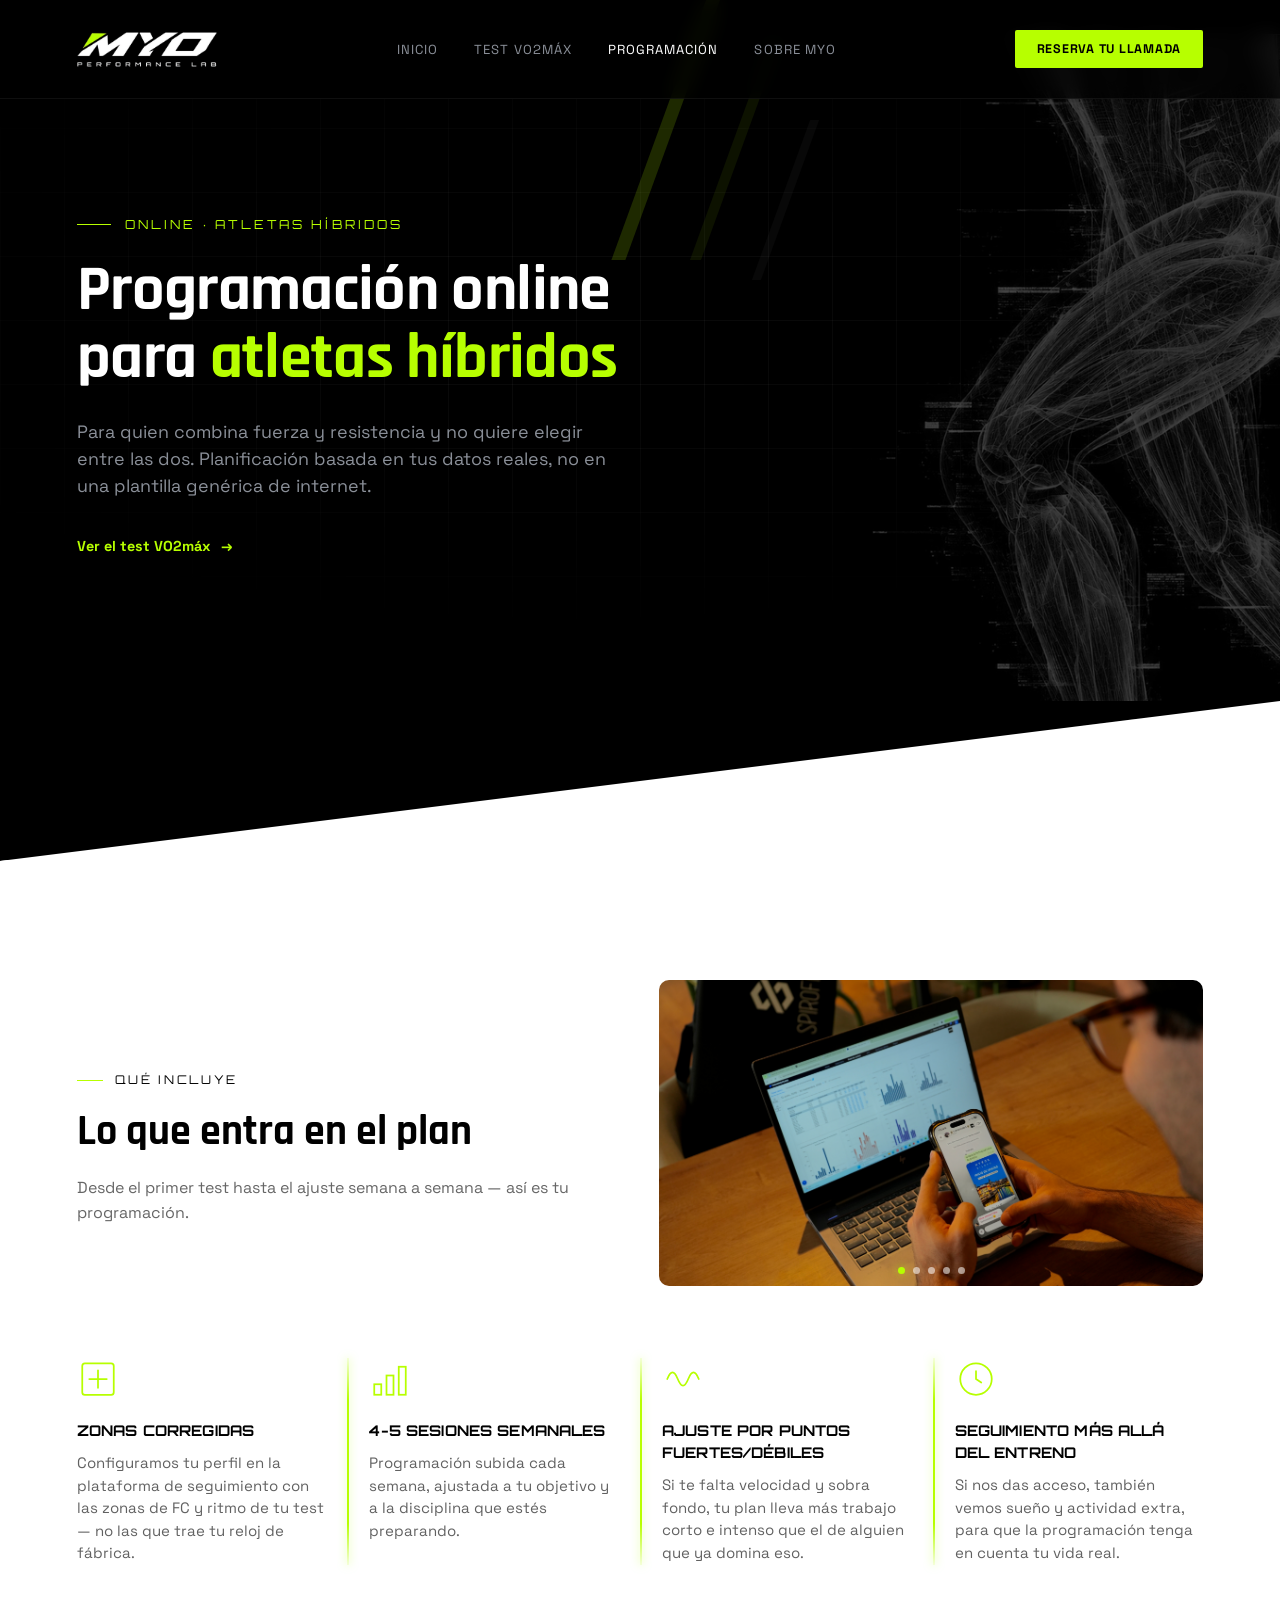
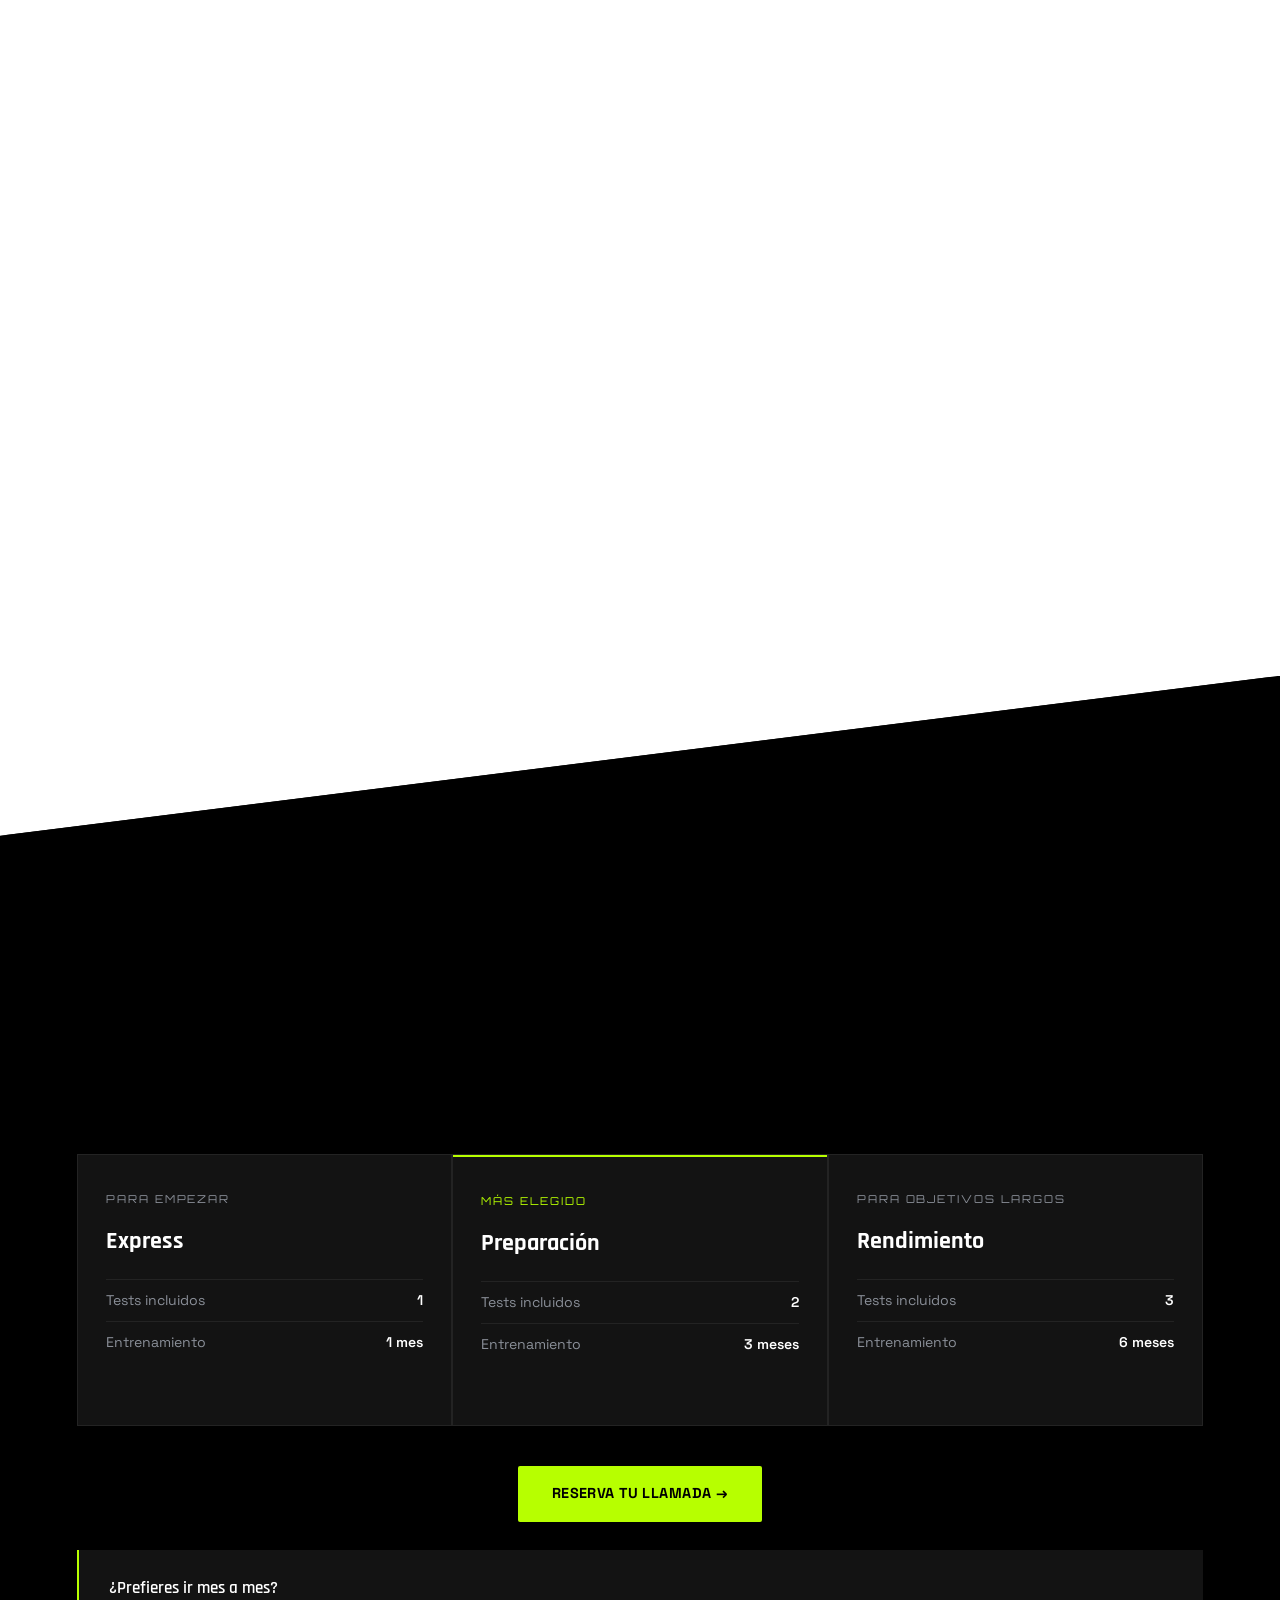
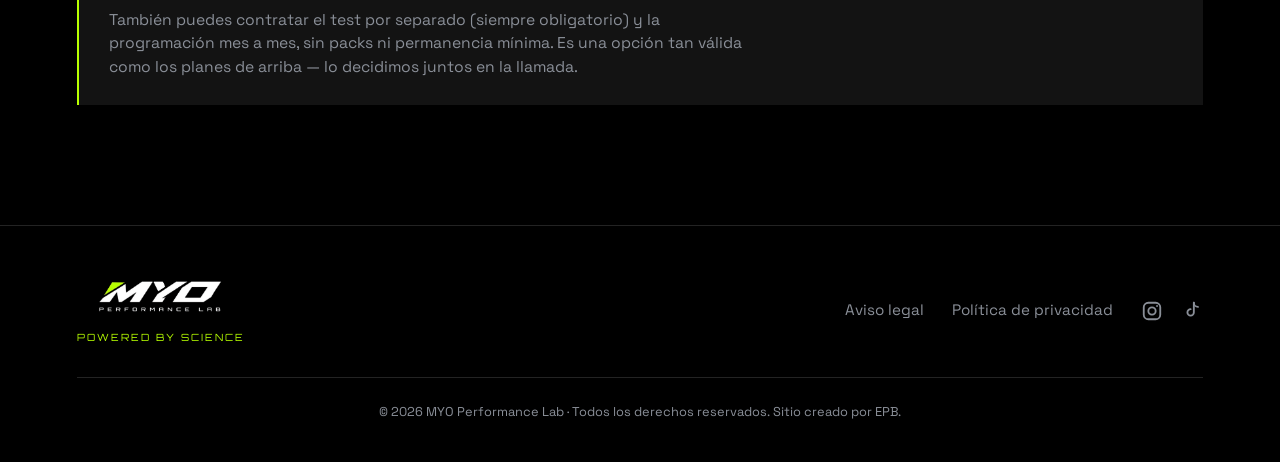
<file: programacion.html>
<!DOCTYPE html>
<html lang="es">
<head>
<meta charset="UTF-8">
<meta name="viewport" content="width=device-width, initial-scale=1.0">
<title>Programación online para atletas híbridos y Hyrox | MYO</title>
<link rel="icon" href="/favicon.ico" sizes="any">
<link rel="icon" type="image/svg+xml" href="/favicon.svg">
<link rel="icon" type="image/png" sizes="48x48" href="/favicon-48x48.png">
<link rel="apple-touch-icon" href="/apple-touch-icon.png">
<link rel="manifest" href="/site.webmanifest">
<meta name="theme-color" content="#000000">
<meta name="description" content="Entrenamiento online de fuerza y resistencia planificado con tus datos de laboratorio, sesiones semanales para Hyrox, carrera, objetivos personales u oposiciones.">
<link rel="canonical" href="https://myoperformancelab.com/programacion.html">
<link rel="preconnect" href="https://fonts.googleapis.com">
<link rel="preconnect" href="https://fonts.gstatic.com" crossorigin>
<link href="https://fonts.googleapis.com/css2?family=Orbitron:wght@500;700;900&family=Rajdhani:wght@500;600;700&family=Space+Grotesk:wght@400;500;600;700&display=swap" rel="stylesheet">
<link rel="stylesheet" href="css/style.css">
<link rel="stylesheet" href="css/programacion.css">
<link href="https://assets.calendly.com/assets/external/widget.css" rel="stylesheet">
</head>
<body data-page="programacion">

<div class="brand-anatomy-bg" aria-hidden="true"></div>

<div id="header"></div>

<main>
<section class="hero">
  <div class="hero-bg-grid"></div>
  <span class="p-wedge" style="left:52%;top:-40px;width:14px;height:300px;background:rgba(183,255,0,0.4);"></span>
  <span class="p-wedge" style="left:57%;top:40px;width:11px;height:220px;background:rgba(183,255,0,0.18);"></span>
  <span class="p-wedge" style="left:61%;top:120px;width:9px;height:160px;background:rgba(255,255,255,0.08);"></span>
  <div class="hero-eyebrow">Online · Atletas híbridos</div>
  <h1>Programación online para <em>atletas híbridos</em></h1>
  <p class="hero-sub">Para quien combina fuerza y resistencia y no quiere elegir entre las dos. Planificación basada en tus datos reales, no en una plantilla genérica de internet.</p>
  <a href="test.html" class="hero-link">Ver el test VO2máx <span>→</span></a>
</section>

<div class="angle-bridge to-light"><div class="wedge-a"></div><div class="wedge-b"></div></div>

<section id="que-incluye" class="section-light">
  <div class="section-head" data-reveal>
    <div class="eyebrow">Qué incluye</div>
    <h2>Lo que entra en el plan</h2>
    <div class="section-description-carousel">
  <p>Desde el primer test hasta el ajuste semana a semana — así es tu programación.</p>
  <div class="carousel-container" id="carouselProgramacion" data-reveal>
    <div class="carousel-wrapper">
      <div class="carousel-track" id="carouselTrackProgramacion">
        <div class="carousel-slide"><img src="images/DSC05670.jpg" alt="Dashboard analytics"></div>
        <div class="carousel-slide"><img src="images/DSC05593.jpg" alt="Founder con laptop"></div>
        <div class="carousel-slide"><img src="images/DSC05727.jpg" alt="VO2Max gráfico"></div>
        <div class="carousel-slide"><img src="images/DSC05639.jpg" alt="Training Peaks analytics"></div>
        <div class="carousel-slide"><img src="images/DSC05598.jpg" alt="Founder concentrado"></div>
      </div>
      <div class="carousel-dots" id="dotsProgramacion"></div>
    </div>
  </div>
</div>
  </div>
  <div class="include-grid">
    <div class="include-card" data-reveal>
      <div class="include-icon"><svg viewBox="0 0 48 48" fill="none" stroke-width="2"><rect x="6" y="6" width="36" height="36" rx="3"/><path d="M14 24h20M24 14v20" stroke-linecap="round"/></svg></div>
      <h3>ZONAS CORREGIDAS</h3>
      <p>Configuramos tu perfil en la plataforma de seguimiento con las zonas de FC y ritmo de tu test — no las que trae tu reloj de fábrica.</p>
    </div>
    <div class="include-card" data-reveal>
      <div class="include-icon"><svg viewBox="0 0 48 48" fill="none" stroke-width="2"><rect x="6" y="30" width="8" height="12"/><rect x="20" y="20" width="8" height="22"/><rect x="34" y="10" width="8" height="32"/></svg></div>
      <h3>4-5 SESIONES SEMANALES</h3>
      <p>Programación subida cada semana, ajustada a tu objetivo y a la disciplina que estés preparando.</p>
    </div>
    <div class="include-card" data-reveal>
      <div class="include-icon"><svg viewBox="0 0 48 48" fill="none" stroke-width="2"><path d="M6 24c4-10 8-10 12 0s8 10 12 0 8-10 12 0" stroke-linecap="round" stroke-linejoin="round"/></svg></div>
      <h3>AJUSTE POR PUNTOS FUERTES/DÉBILES</h3>
      <p>Si te falta velocidad y sobra fondo, tu plan lleva más trabajo corto e intenso que el de alguien que ya domina eso.</p>
    </div>
    <div class="include-card" data-reveal>
      <div class="include-icon"><svg viewBox="0 0 48 48" fill="none" stroke-width="2"><circle cx="24" cy="24" r="18"/><path d="M24 15v9l6 4" stroke-linecap="round" stroke-linejoin="round"/></svg></div>
      <h3>SEGUIMIENTO MÁS ALLÁ DEL ENTRENO</h3>
      <p>Si nos das acceso, también vemos sueño y actividad extra, para que la programación tenga en cuenta tu vida real.</p>
    </div>
  </div>
</section>

<section class="section-light">
  <div class="section-head--center" data-reveal>
    <div class="eyebrow">Cómo funciona</div>
    <h2>EL TEST SIEMPRE VA PRIMERO</h2>
    <p>Cinco pasos, en este orden. Es lo que hace que la programación parta de tus datos reales y no de una plantilla.</p>
  </div>
  <div class="process-track" data-reveal>
    <div class="process-line"></div>
    <div class="process-row">
      <div class="process-step">
        <div class="process-dot">01</div>
        <h3>Test previo</h3>
        <p>VO2máx y/o RMR en Lleida — tus zonas reales y tus puntos fuertes y débiles.</p>
      </div>
      <div class="process-step">
        <div class="process-dot">02</div>
        <h3>Tu perfil</h3>
        <p>Configuramos tu perfil en la plataforma con las zonas corregidas.</p>
      </div>
      <div class="process-step">
        <div class="process-dot">03</div>
        <h3>Tu objetivo</h3>
        <p>Hyrox, oposición, carrera, o gym y cardio — definimos hacia dónde vamos.</p>
      </div>
      <div class="process-step">
        <div class="process-dot">04</div>
        <h3>Programación</h3>
        <p>4-5 sesiones semanales, subidas y ajustadas a tus datos.</p>
      </div>
      <div class="process-step">
        <div class="process-dot">05</div>
        <h3>Seguimiento</h3>
        <p>Validas tus sesiones y ajustamos el plan semana a semana.</p>
      </div>
    </div>
  </div>
</section>

<div class="angle-bridge to-dark"><div class="wedge-a"></div><div class="wedge-b"></div></div>

<section id="planes">
  <div class="section-head" data-reveal>
    <div class="eyebrow">Planes</div>
    <h2>Elige tu ritmo de compromiso</h2>
    <p>El test es obligatorio siempre y ya va incluido en los tres packs, con distinta duración de entrenamiento.</p>
  </div>
  <div class="plans-grid" data-reveal>
    <div class="plan-card">
      <div class="plan-tag">Para empezar</div>
      <h3>Express</h3>
      <ul class="plan-specs">
        <li>Tests incluidos <strong>1</strong></li>
        <li>Entrenamiento <strong>1 mes</strong></li>
      </ul>
    </div>
    <div class="plan-card is-highlight">
      <div class="plan-tag">Más elegido</div>
      <h3>Preparación</h3>
      <ul class="plan-specs">
        <li>Tests incluidos <strong>2</strong></li>
        <li>Entrenamiento <strong>3 meses</strong></li>
      </ul>
    </div>
    <div class="plan-card">
      <div class="plan-tag">Para objetivos largos</div>
      <h3>Rendimiento</h3>
      <ul class="plan-specs">
        <li>Tests incluidos <strong>3</strong></li>
        <li>Entrenamiento <strong>6 meses</strong></li>
      </ul>
    </div>
  </div>
  <div class="plans-cta-wrap" data-reveal>
    <a href="https://calendly.com/myo-performance-lab-coach/30min" class="btn-primary" data-cta="calendly">Reserva tu llamada →</a>
  </div>
  <div class="plans-note" data-reveal>
    <h3>¿Prefieres ir mes a mes?</h3>
    <p>También puedes contratar el test por separado (siempre obligatorio) y la programación mes a mes, sin packs ni permanencia mínima. Es una opción tan válida como los planes de arriba — lo decidimos juntos en la llamada.</p>
  </div>
</section>

</main>

<div id="footer"></div>

<script src="js/incluir.js" defer></script>
<script src="js/script.js" defer></script>
<script src="js/carousel-programacion.js" defer></script>
<script src="https://assets.calendly.com/assets/external/widget.js" defer></script>
</body>
</html>
</file>
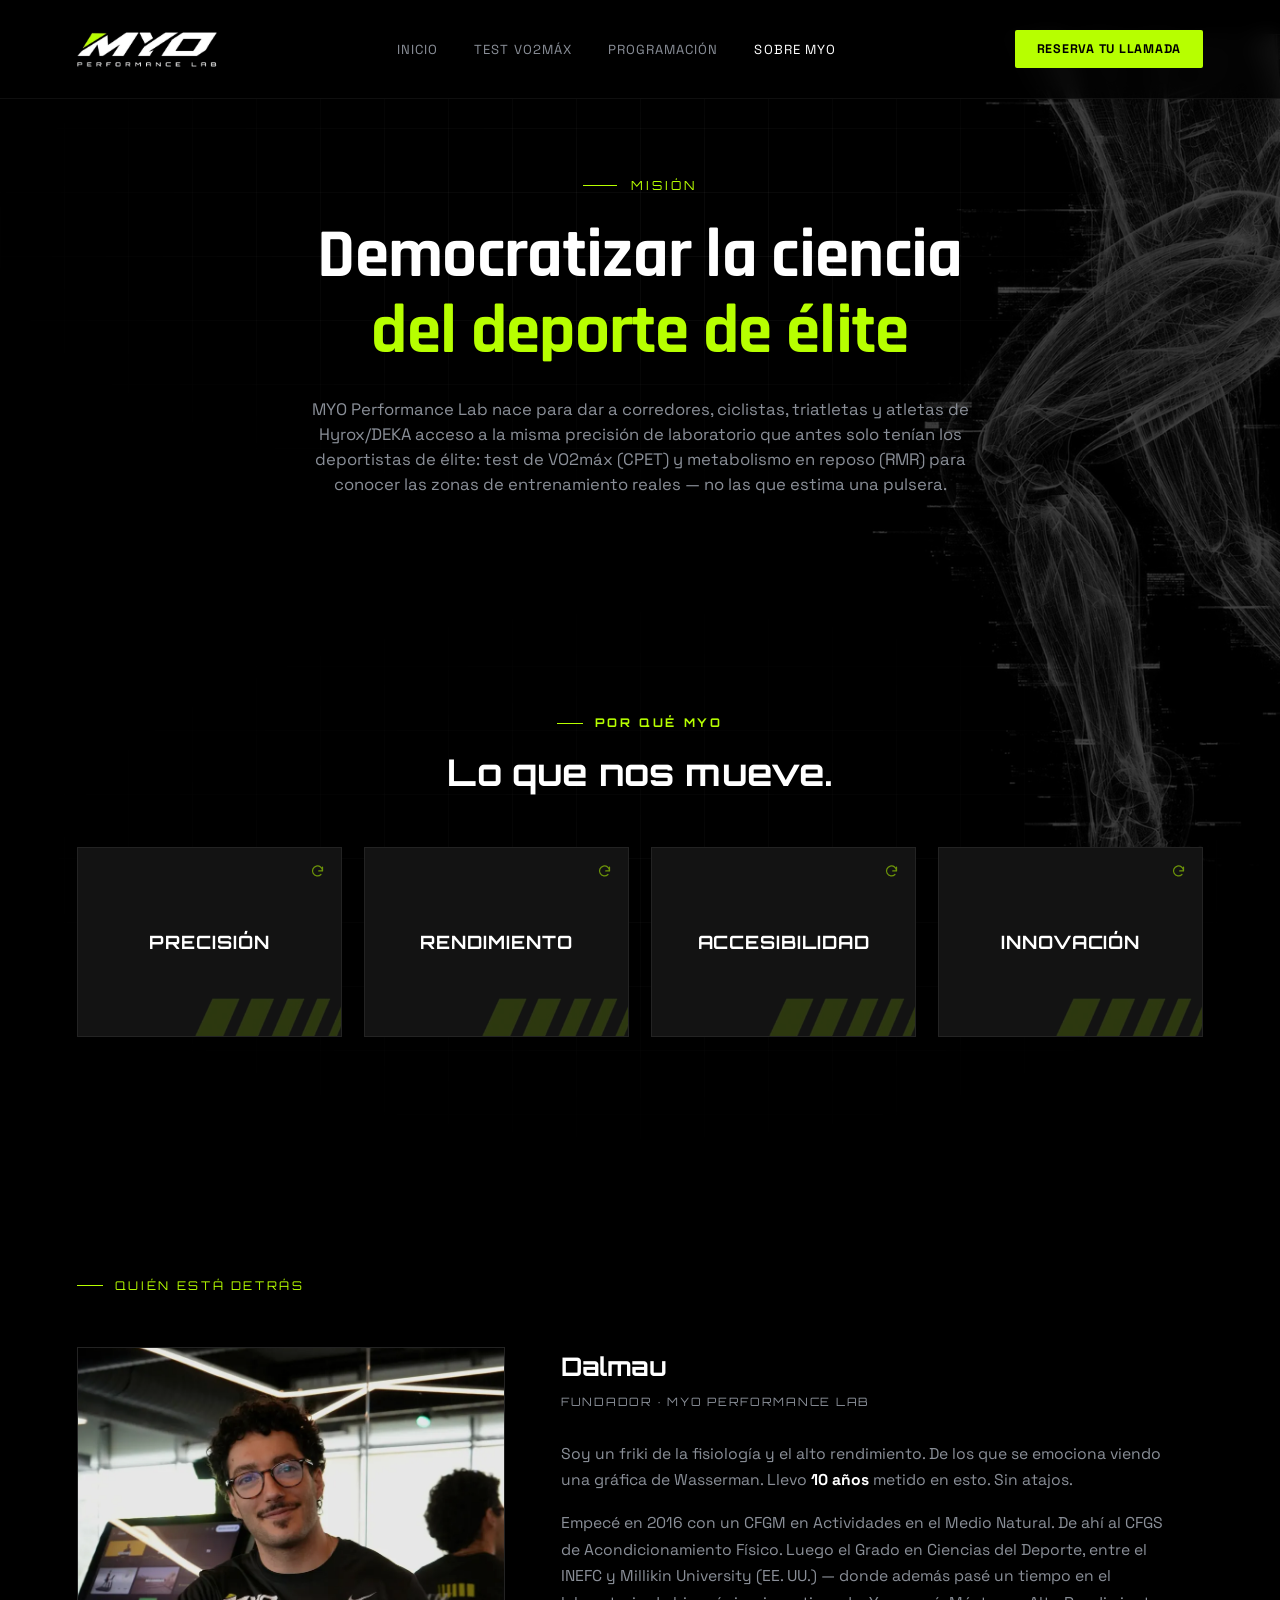
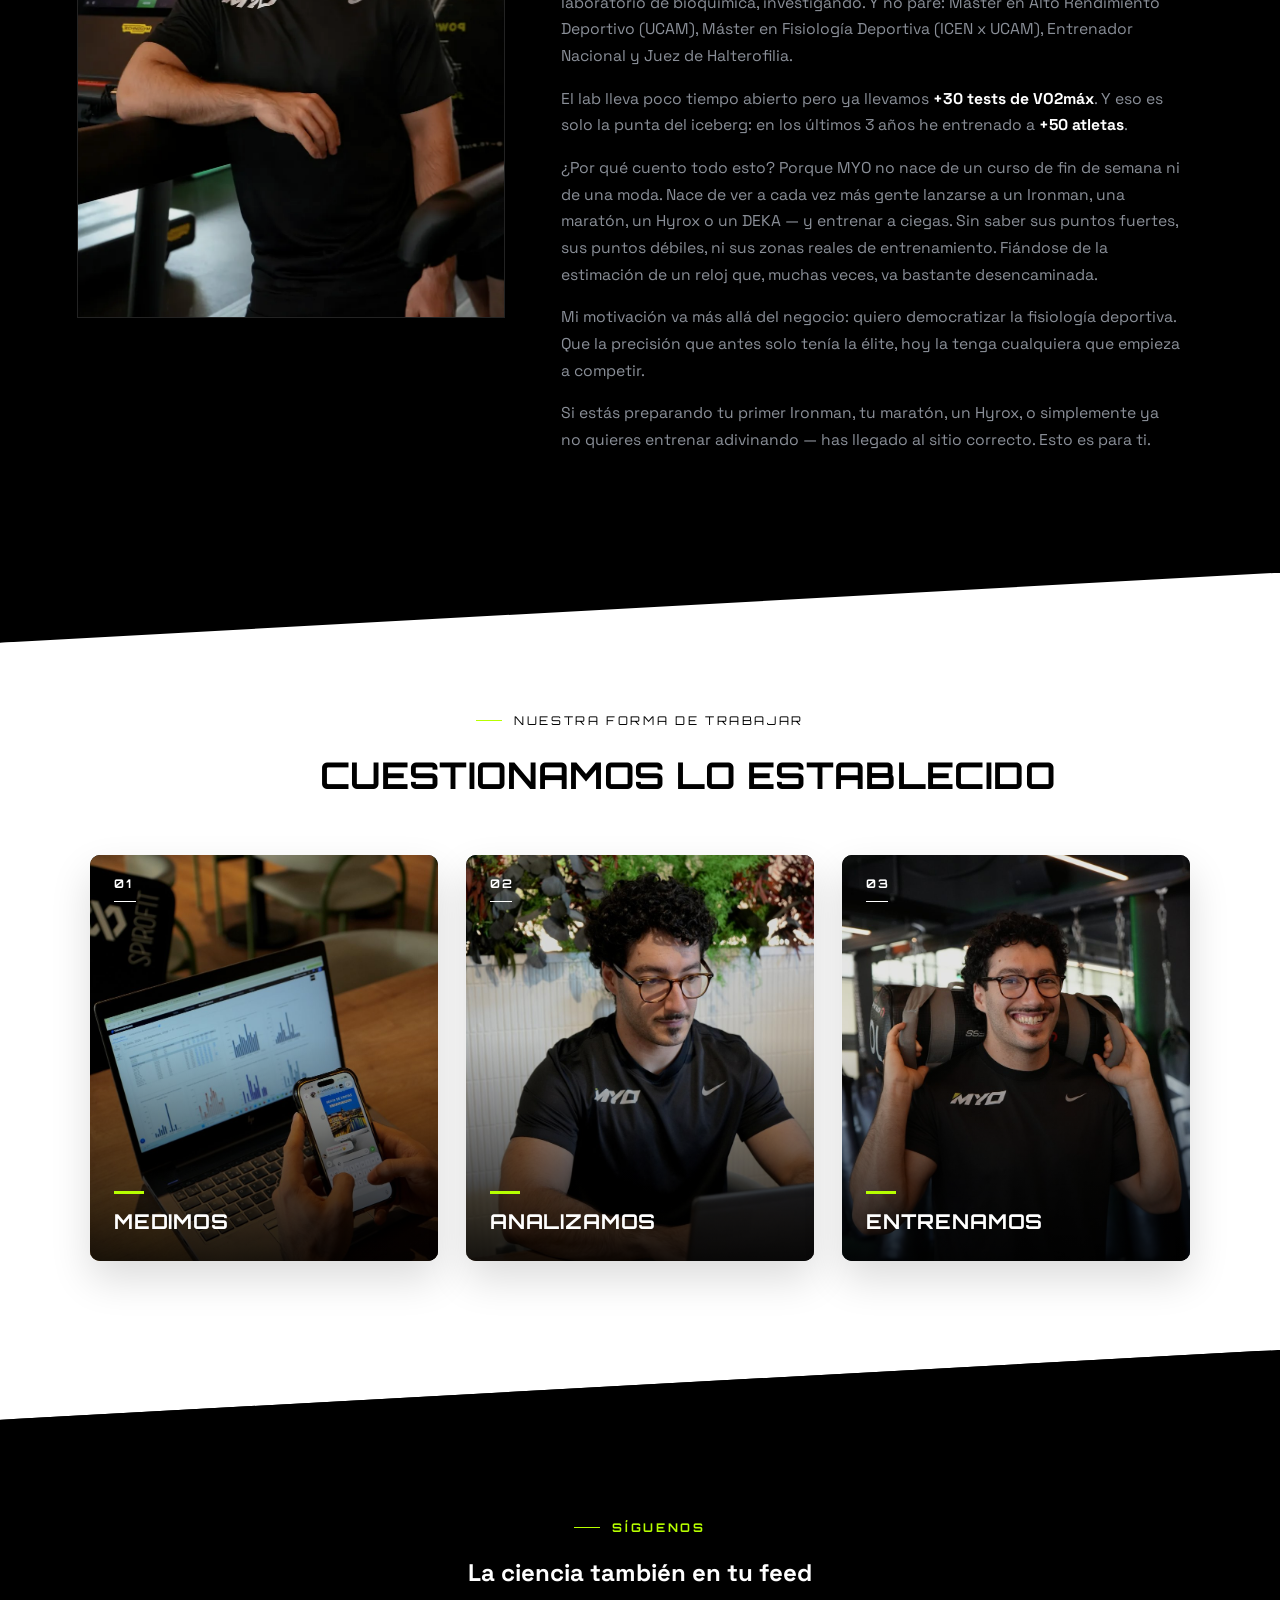
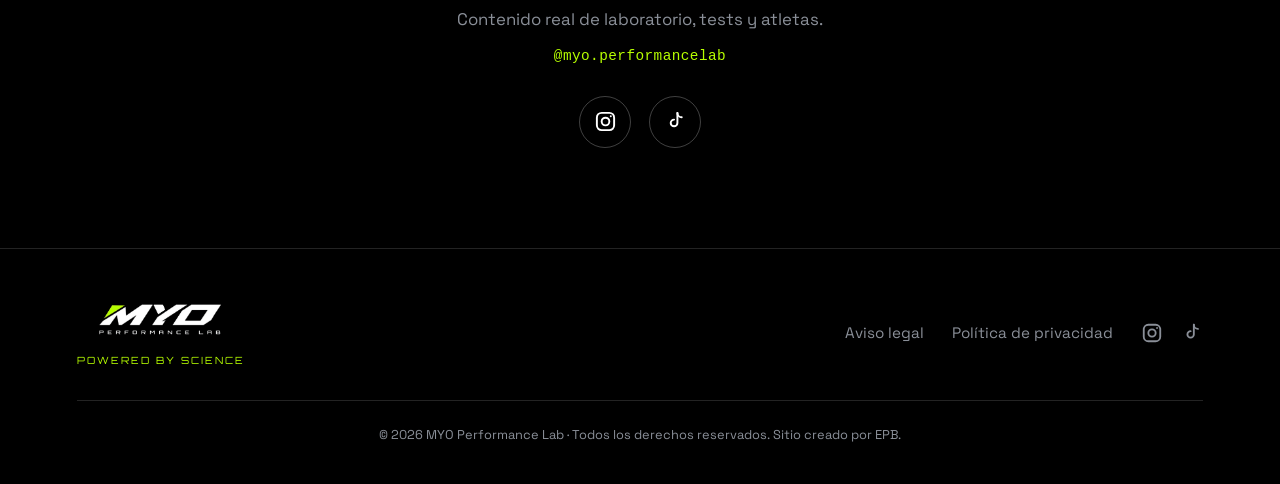
<file: sobre.html>
<!DOCTYPE html>
<html lang="es">
<head>
<meta charset="UTF-8">
<meta name="viewport" content="width=device-width, initial-scale=1.0">
<title>Sobre MYO Performance Lab | Fisiología deportiva en Lleida</title>
<link rel="icon" href="/favicon.ico" sizes="any">
<link rel="icon" type="image/svg+xml" href="/favicon.svg">
<link rel="icon" type="image/png" sizes="48x48" href="/favicon-48x48.png">
<link rel="apple-touch-icon" href="/apple-touch-icon.png">
<link rel="manifest" href="/site.webmanifest">
<meta name="theme-color" content="#000000">
<meta name="description" content="Conoce a Dalmau, fundador de MYO: graduado en Ciencias del Deporte y máster en Fisiología Deportiva. Llevamos la ciencia del deporte de élite al atleta amateur en Lleida.">
<link rel="canonical" href="https://myoperformancelab.com/sobre.html">
<link rel="preconnect" href="https://fonts.googleapis.com">
<link rel="preconnect" href="https://fonts.gstatic.com" crossorigin>
<link href="https://fonts.googleapis.com/css2?family=Orbitron:wght@500;700;900&family=Rajdhani:wght@500;600;700&family=Space+Grotesk:wght@400;500;600;700&display=swap" rel="stylesheet">
<link rel="stylesheet" href="css/style.css">
<link rel="stylesheet" href="css/sobre.css">
<link href="https://assets.calendly.com/assets/external/widget.css" rel="stylesheet">
</head>
<body data-page="sobre">

<div class="brand-anatomy-bg" aria-hidden="true"></div>

<div id="header"></div>

<main>
<section class="hero">
  <div class="hero-bg-grid"></div>
  <div class="hero-eyebrow">Misión</div>
  <h1>Democratizar la ciencia <em>del deporte de élite</em></h1>
  <p class="hero-sub">MYO Performance Lab nace para dar a corredores, ciclistas, triatletas y atletas de Hyrox/DEKA acceso a la misma precisión de laboratorio que antes solo tenían los deportistas de élite: test de VO2máx (CPET) y metabolismo en reposo (RMR) para conocer las zonas de entrenamiento reales — no las que estima una pulsera.</p>
</section>

<section id="por-que-myo">
  <div class="section-grid-bg" data-parallax="0.04"></div>
  <div class="section-head section-head--center" data-reveal>
    <div class="eyebrow eyebrow--center eyebrow--bold">Por qué MYO</div>
    <h2>Lo que nos mueve.</h2>
  </div>
  <div class="values-grid">
    <div class="flip-card" data-reveal tabindex="0">
      <div class="flip-inner">
        <div class="flip-face flip-front" data-letter="P">
          <h3>Precisión</h3>
          <svg class="flip-icon" viewBox="0 0 24 24" fill="none" stroke="currentColor" stroke-width="2"><path d="M20 11a8 8 0 1 0-2.5 5.8M20 5v6h-6" stroke-linecap="round" stroke-linejoin="round"/></svg>
        </div>
        <div class="flip-face flip-back">
          <p>Cada dato sale de un protocolo validado en laboratorio, nunca de un algoritmo estimado.</p>
        </div>
      </div>
    </div>
    <div class="flip-card" data-reveal tabindex="0">
      <div class="flip-inner">
        <div class="flip-face flip-front" data-letter="R">
          <h3>Rendimiento</h3>
          <svg class="flip-icon" viewBox="0 0 24 24" fill="none" stroke="currentColor" stroke-width="2"><path d="M20 11a8 8 0 1 0-2.5 5.8M20 5v6h-6" stroke-linecap="round" stroke-linejoin="round"/></svg>
        </div>
        <div class="flip-face flip-back">
          <p>Hablamos el idioma del atleta que compite, no del que simplemente "hace deporte".</p>
        </div>
      </div>
    </div>
    <div class="flip-card" data-reveal tabindex="0">
      <div class="flip-inner">
        <div class="flip-face flip-front" data-letter="A">
          <h3>Accesibilidad</h3>
          <svg class="flip-icon" viewBox="0 0 24 24" fill="none" stroke="currentColor" stroke-width="2"><path d="M20 11a8 8 0 1 0-2.5 5.8M20 5v6h-6" stroke-linecap="round" stroke-linejoin="round"/></svg>
        </div>
        <div class="flip-face flip-back">
          <p>La ciencia que antes era solo para la élite, ahora está al alcance de cualquiera que entrena en serio.</p>
        </div>
      </div>
    </div>
    <div class="flip-card" data-reveal tabindex="0">
      <div class="flip-inner">
        <div class="flip-face flip-front" data-letter="I">
          <h3>Innovación</h3>
          <svg class="flip-icon" viewBox="0 0 24 24" fill="none" stroke="currentColor" stroke-width="2"><path d="M20 11a8 8 0 1 0-2.5 5.8M20 5v6h-6" stroke-linecap="round" stroke-linejoin="round"/></svg>
        </div>
        <div class="flip-face flip-back">
          <p>Tecnología y método al servicio del dato — nunca al revés.</p>
        </div>
      </div>
    </div>
  </div>
</section>

<section id="quien-esta-detras">
  <div class="section-head" data-reveal>
    <div class="eyebrow">Quién está detrás</div>
  </div>
  <div class="founder-grid">
    <div class="founder-photo" data-reveal>
      <img src="assets/img/sobre-founder.webp" alt="Dalmau, fundador de MYO Performance Lab">
    </div>
    <div class="founder-bio" data-reveal>
      <div class="founder-name">Dalmau</div>
      <div class="founder-role">Fundador · MYO Performance Lab</div>
      <p>Soy un friki de la fisiología y el alto rendimiento. De los que se emociona viendo una gráfica de Wasserman. Llevo <strong>10 años</strong> metido en esto. Sin atajos.</p>
      <p>Empecé en 2016 con un CFGM en Actividades en el Medio Natural. De ahí al CFGS de Acondicionamiento Físico. Luego el Grado en Ciencias del Deporte, entre el INEFC y Millikin University (EE. UU.) — donde además pasé un tiempo en el laboratorio de bioquímica, investigando. Y no paré: Máster en Alto Rendimiento Deportivo (UCAM), Máster en Fisiología Deportiva (ICEN x UCAM), Entrenador Nacional y Juez de Halterofilia.</p>
      <p>El lab lleva poco tiempo abierto pero ya llevamos <strong>+30 tests de VO2máx</strong>. Y eso es solo la punta del iceberg: en los últimos 3 años he entrenado a <strong>+50 atletas</strong>.</p>
      <p>¿Por qué cuento todo esto? Porque MYO no nace de un curso de fin de semana ni de una moda. Nace de ver a cada vez más gente lanzarse a un Ironman, una maratón, un Hyrox o un DEKA — y entrenar a ciegas. Sin saber sus puntos fuertes, sus puntos débiles, ni sus zonas reales de entrenamiento. Fiándose de la estimación de un reloj que, muchas veces, va bastante desencaminada.</p>
      <p>Mi motivación va más allá del negocio: quiero democratizar la fisiología deportiva. Que la precisión que antes solo tenía la élite, hoy la tenga cualquiera que empieza a competir.</p>
      <p>Si estás preparando tu primer Ironman, tu maratón, un Hyrox, o simplemente ya no quieres entrenar adivinando — has llegado al sitio correcto. Esto es para ti.</p>
    </div>
  </div>
</section>

<div class="angle-bridge bridge-thin to-light"><div class="wedge-a"></div><div class="wedge-b"></div></div>

<section class="section-light mito-compact">
  <div class="section-head--center" data-reveal>
    <div class="eyebrow">Nuestra forma de trabajar</div>
    <h2>CUESTIONAMOS LO ESTABLECIDO</h2>
  </div>
  <!-- Tríptico: una palabra por foto (medimos · analizamos · entrenamos) -->
  <div class="metodo-grid">
    <figure class="metodo-card" data-reveal>
      <img src="images/myo-medimos.jpg" alt="Datos de entrenamiento en TrainingPeaks" loading="lazy">
      <span class="metodo-num">01</span>
      <figcaption class="metodo-word">MEDIMOS</figcaption>
    </figure>
    <figure class="metodo-card" data-reveal>
      <img src="images/myo-analizamos.jpg" alt="Dalmau analizando datos en el portátil" loading="lazy">
      <span class="metodo-num">02</span>
      <figcaption class="metodo-word">ANALIZAMOS</figcaption>
    </figure>
    <figure class="metodo-card" data-reveal>
      <img src="images/myo-entrenamos.jpg" alt="Dalmau entrenando con saco búlgaro" loading="lazy">
      <span class="metodo-num">03</span>
      <figcaption class="metodo-word">ENTRENAMOS</figcaption>
    </figure>
  </div>
</section>

<div class="angle-bridge bridge-thin to-dark"><div class="wedge-a"></div><div class="wedge-b"></div></div>

<section id="social">
  <div class="social-follow" data-reveal>
    <div class="eyebrow eyebrow--center eyebrow--bold">Síguenos</div>
    <h2>La ciencia también en tu feed</h2>
    <p class="section-sub">Contenido real de laboratorio, tests y atletas.</p>
    <div class="social-handle">@myo.performancelab</div>
    <div class="social-links">
      <a href="https://instagram.com/myo.performancelab" target="_blank" rel="noopener" class="btn-icon-wa" aria-label="Instagram">
        <svg viewBox="0 0 24 24" fill="none" stroke="currentColor" stroke-width="2"><rect x="3" y="3" width="18" height="18" rx="5"/><circle cx="12" cy="12" r="4"/><circle cx="17.5" cy="6.5" r="1" fill="currentColor" stroke="none"/></svg>
      </a>
      <a href="https://tiktok.com/@myo.performancelab" target="_blank" rel="noopener" class="btn-icon-wa" aria-label="TikTok">
        <svg viewBox="0 0 24 24" fill="none" stroke="currentColor" stroke-width="2"><path d="M14 3v10.5a3.5 3.5 0 1 1-3.5-3.5" stroke-linecap="round" stroke-linejoin="round"/><path d="M14 3c0 2.5 2 4.5 4.5 4.5" stroke-linecap="round" stroke-linejoin="round"/></svg>
      </a>
    </div>
  </div>
</section>

</main>

<div id="footer"></div>

<script src="js/incluir.js" defer></script>
<script src="js/script.js" defer></script>
<script src="https://assets.calendly.com/assets/external/widget.js" defer></script>
</body>
</html>
</file>
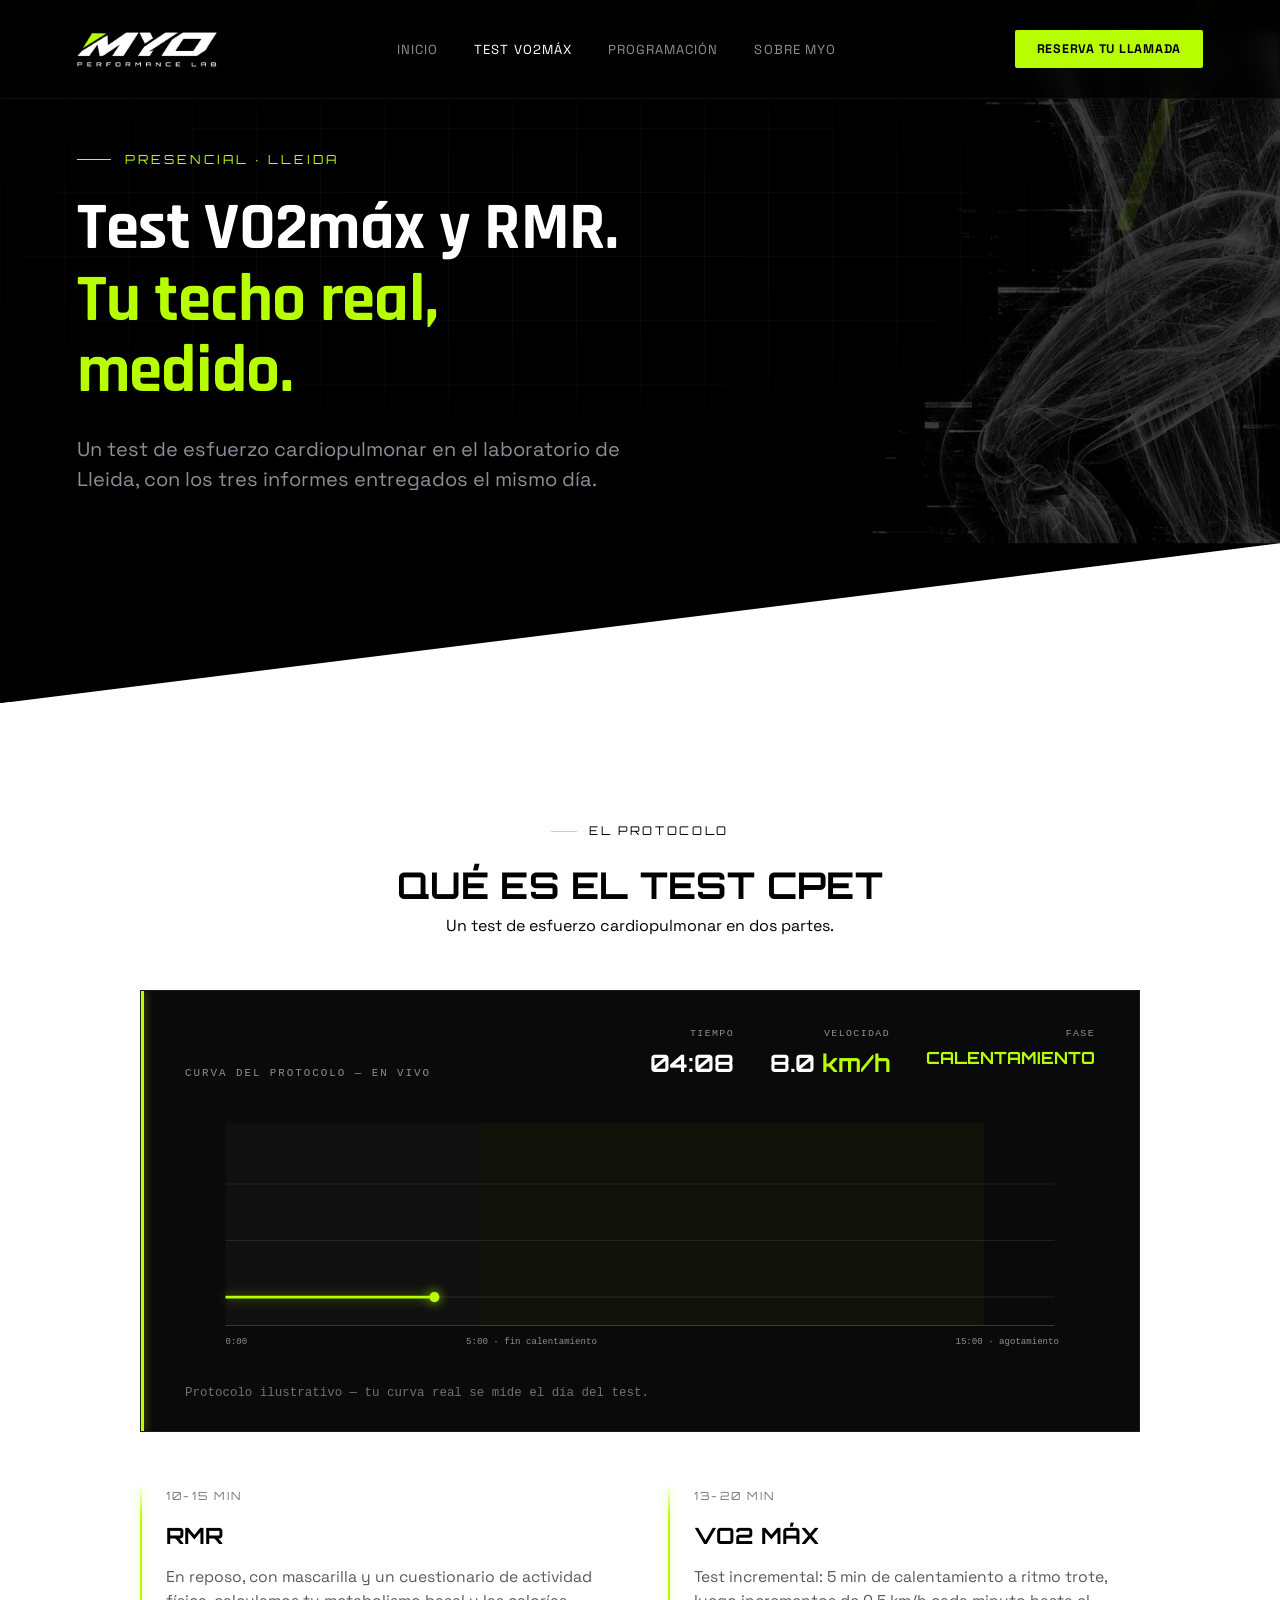
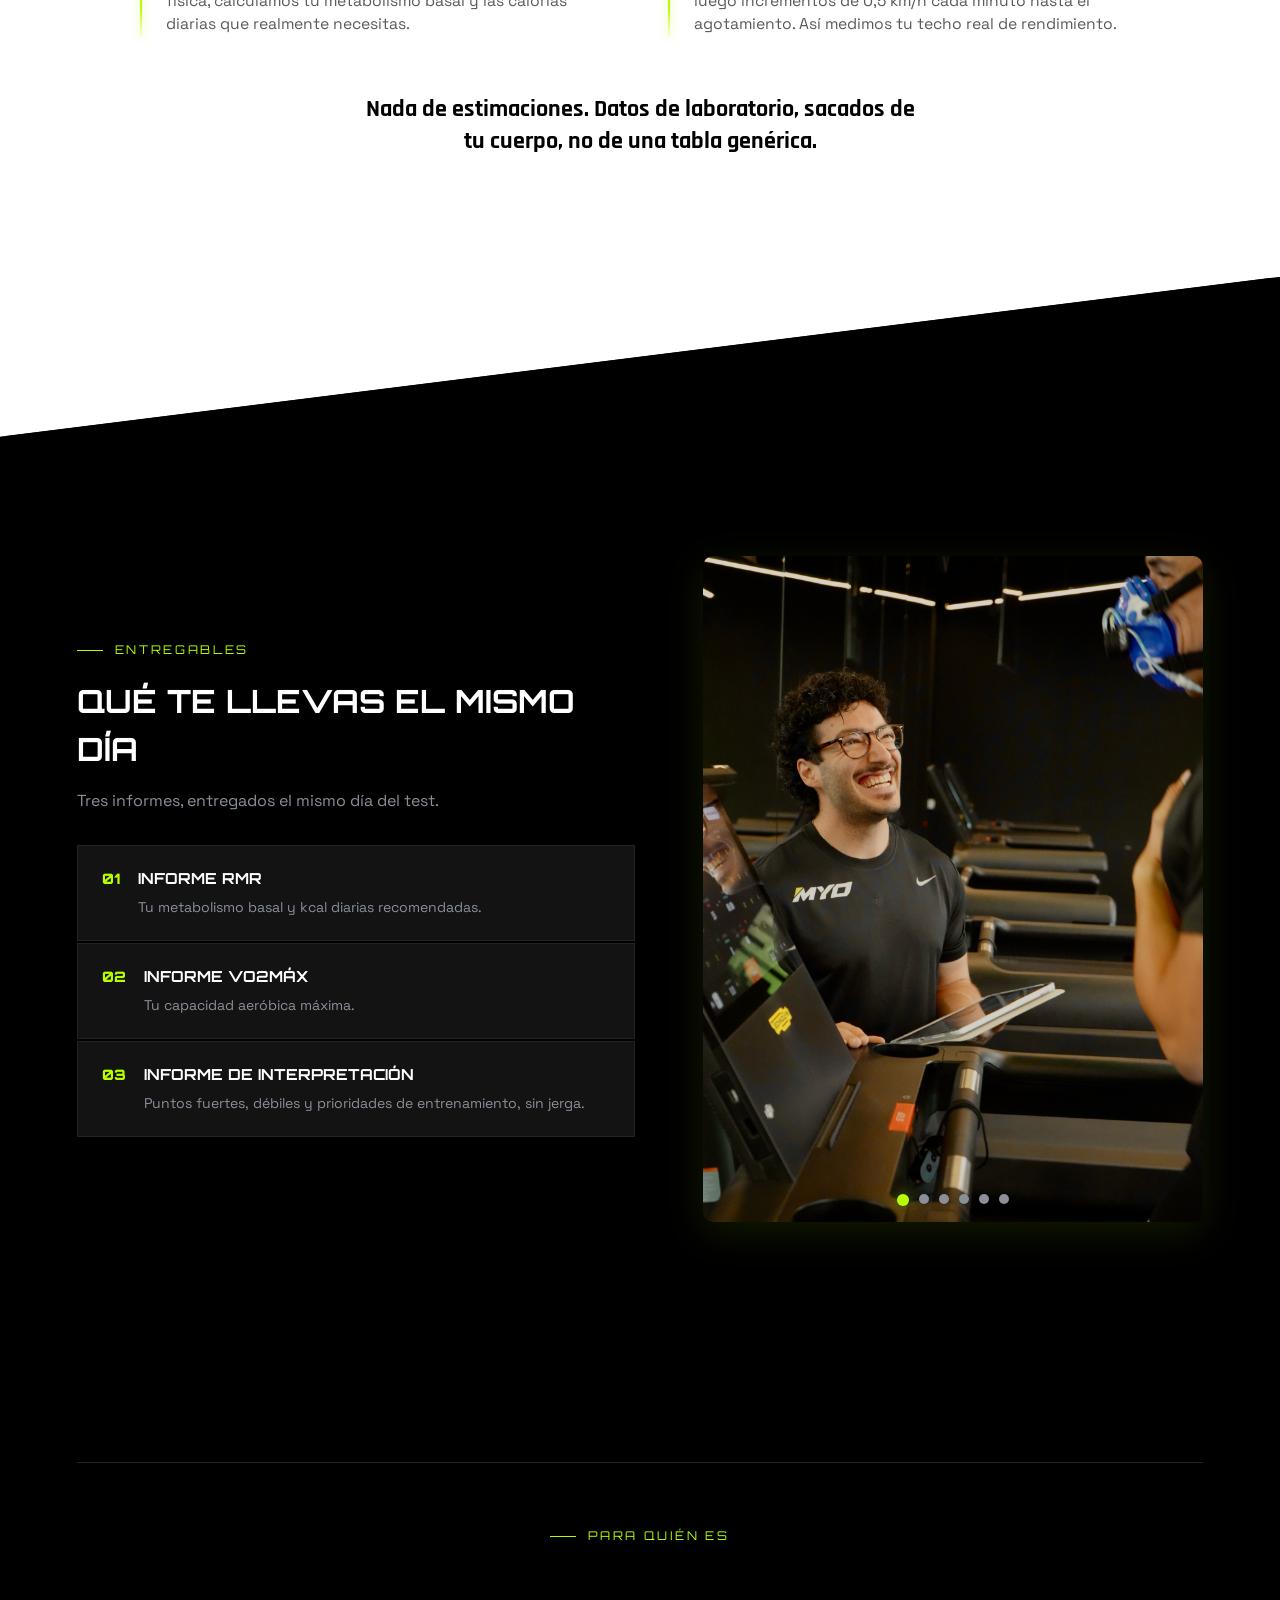
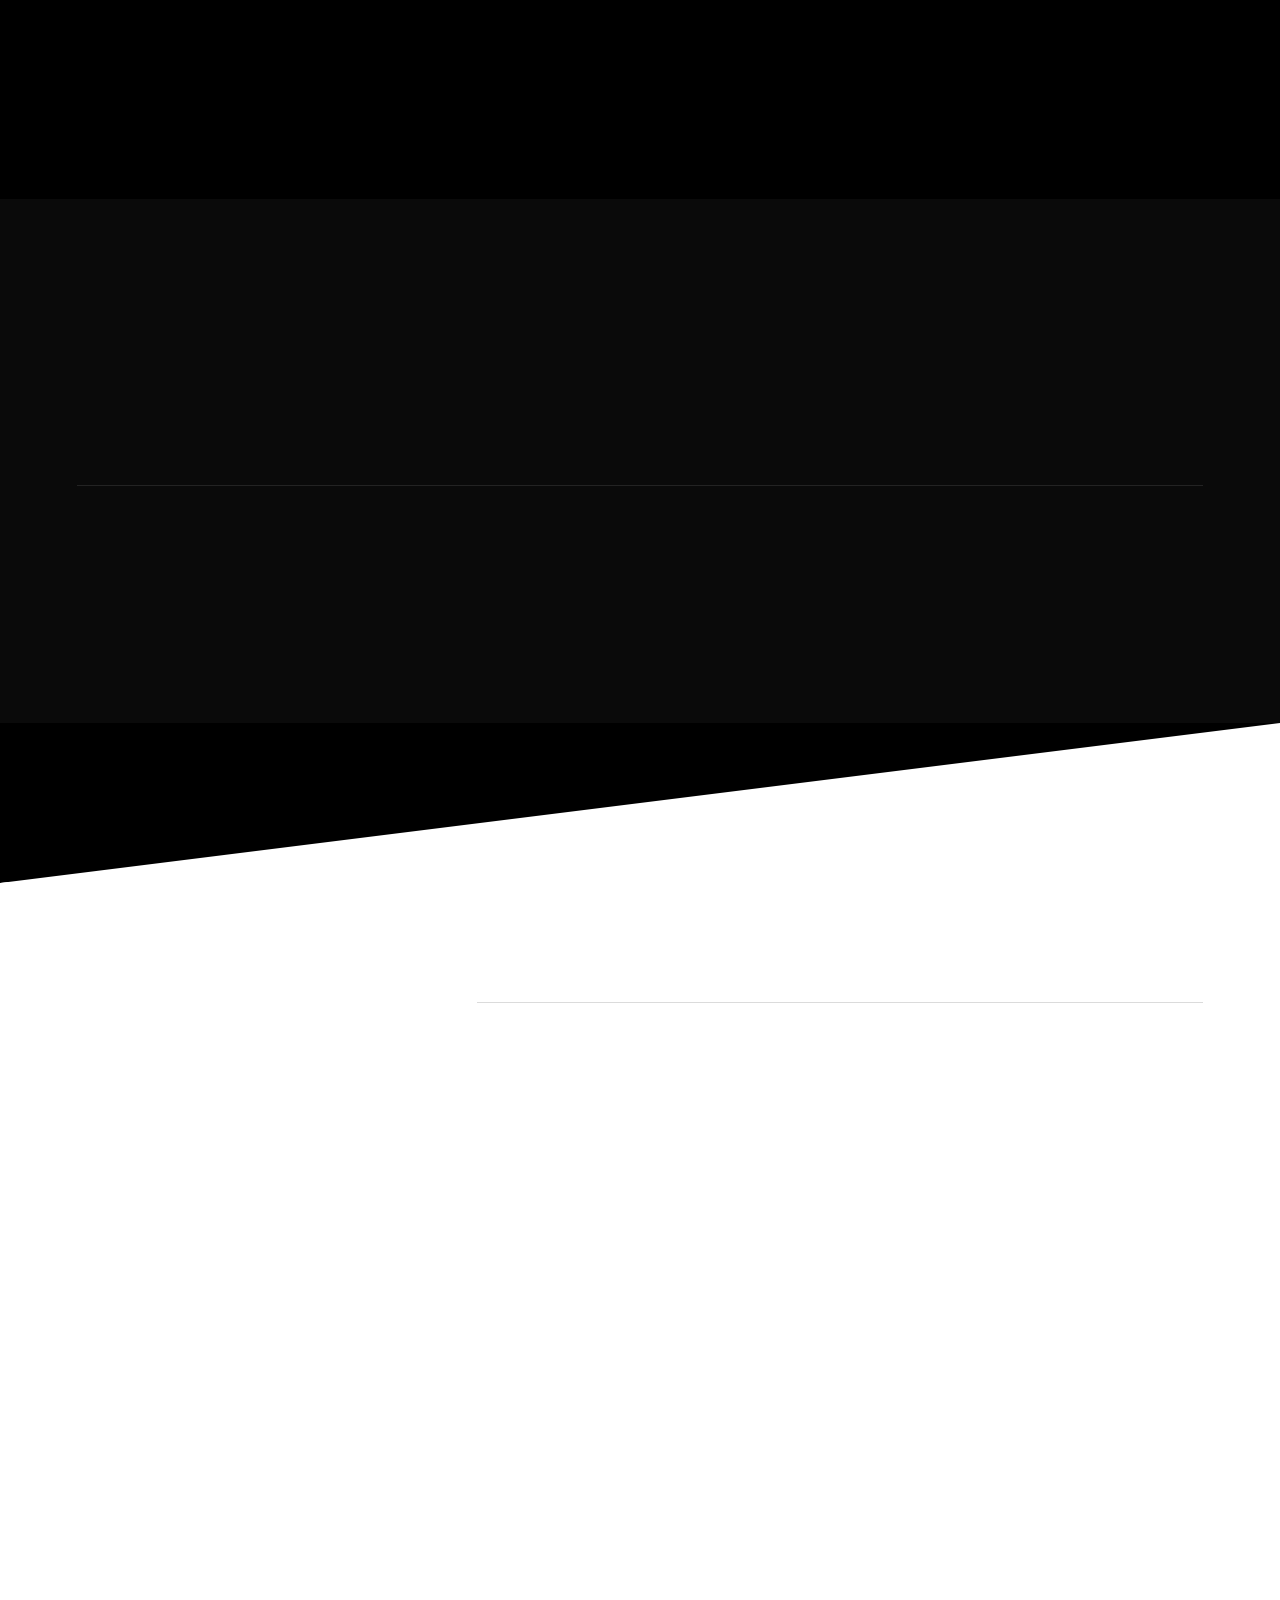
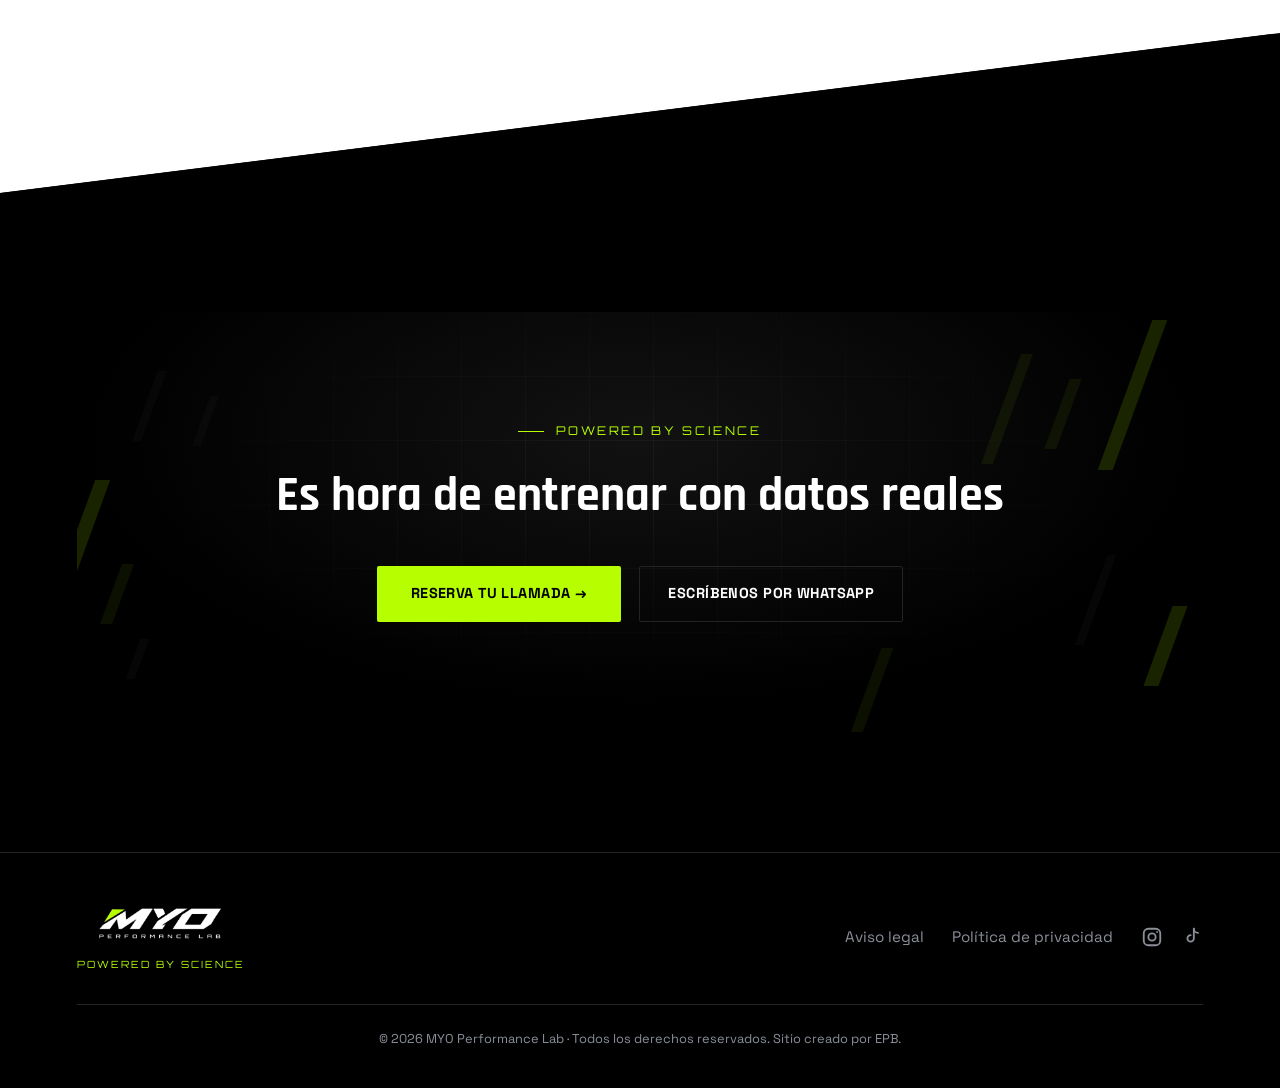
<file: test.html>
<!DOCTYPE html>
<html lang="es">
<head>
<meta charset="UTF-8">
<meta name="viewport" content="width=device-width, initial-scale=1.0">
<title>Test VO2máx y metabolismo basal (RMR) en Lleida | MYO</title>
<link rel="icon" href="/favicon.ico" sizes="any">
<link rel="icon" type="image/svg+xml" href="/favicon.svg">
<link rel="icon" type="image/png" sizes="48x48" href="/favicon-48x48.png">
<link rel="apple-touch-icon" href="/apple-touch-icon.png">
<link rel="manifest" href="/site.webmanifest">
<meta name="theme-color" content="#000000">
<meta name="description" content="Mide tu VO2máx y tu metabolismo basal en laboratorio. Para corredores, ciclistas, triatletas y atletas Hyrox. Tres informes el mismo día. Reserva tu llamada gratuita.">
<link rel="canonical" href="https://myoperformancelab.com/test.html">
<link rel="preconnect" href="https://fonts.googleapis.com">
<link rel="preconnect" href="https://fonts.gstatic.com" crossorigin>
<link href="https://fonts.googleapis.com/css2?family=Orbitron:wght@500;700;900&family=Rajdhani:wght@500;600;700&family=Space+Grotesk:wght@400;500;600;700&display=swap" rel="stylesheet">
<link rel="stylesheet" href="css/style.css">
<link rel="stylesheet" href="css/test.css">
<link rel="stylesheet" href="css/carousel.css">
<link href="https://assets.calendly.com/assets/external/widget.css" rel="stylesheet">
</head>
<body data-page="test">

<div class="brand-anatomy-bg" aria-hidden="true"></div>

<div id="header"></div>

<main>
<section class="hero">
  <div class="hero-bg-grid"></div>
  <span class="p-wedge" style="right:8%;top:-30px;width:16px;height:260px;background:rgba(183,255,0,0.22);"></span>
  <span class="p-wedge" style="right:13%;top:60px;width:11px;height:180px;background:rgba(255,255,255,0.07);"></span>
  <div class="hero-eyebrow">Presencial · Lleida</div>
  <h1>Test VO2máx y RMR. <em>Tu techo real, medido.</em></h1>
  <p class="hero-sub">Un test de esfuerzo cardiopulmonar en el laboratorio de Lleida, con los tres informes entregados el mismo día.</p>
</section>

<div class="angle-bridge to-light"><div class="wedge-a"></div><div class="wedge-b"></div></div>

<section class="section-light">
  <div class="section-head--center" data-reveal>
    <div class="eyebrow">El protocolo</div>
    <h2>QUÉ ES EL TEST CPET</h2>
    <p>Un test de esfuerzo cardiopulmonar en dos partes.</p>
  </div>

  <div class="protocol-chart" data-reveal>
    <div class="protocol-chart__head">
      <div class="protocol-chart__title">Curva del protocolo — en vivo</div>
      <div class="protocol-chart__readouts">
        <div class="protocol-chart__stat">
          <span>Tiempo</span>
          <strong id="pc-time">00:00</strong>
        </div>
        <div class="protocol-chart__stat">
          <span>Velocidad</span>
          <strong id="pc-speed">0.0 <em>km/h</em></strong>
        </div>
        <div class="protocol-chart__stat protocol-chart__phase">
          <span>Fase</span>
          <strong id="pc-phase">—</strong>
        </div>
      </div>
    </div>

    <svg viewBox="0 0 900 260" preserveAspectRatio="none" aria-hidden="true">
      <rect class="protocol-chart__zone-warmup" x="40" y="20" width="250" height="200"></rect>
      <rect class="protocol-chart__zone-ramp" x="290" y="20" width="500" height="200"></rect>

      <g class="protocol-chart__grid">
        <line x1="40" y1="192" x2="860" y2="192"></line>
        <line x1="40" y1="136" x2="860" y2="136"></line>
        <line x1="40" y1="80" x2="860" y2="80"></line>
      </g>

      <line class="protocol-chart__axis" x1="40" y1="220" x2="860" y2="220"></line>
      <text class="protocol-chart__tick" x="40" y="238">0:00</text>
      <text class="protocol-chart__tick" x="278" y="238">5:00 · fin calentamiento</text>
      <text class="protocol-chart__tick" x="762" y="238">15:00 · agotamiento</text>

      <path id="pc-path" class="protocol-chart__path"
        d="M40,192 L290,192 L290,178 L340,178 L340,164 L390,164 L390,150 L440,150 L440,136
           L490,136 L490,122 L540,122 L540,108 L590,108 L590,94 L640,94 L640,80
           L690,80 L690,66 L740,66 L740,52 L790,52"></path>

      <circle id="pc-dot" class="protocol-chart__dot" r="5" cx="40" cy="192"></circle>

      <circle id="pc-peak" class="protocol-chart__peak" r="7" cx="790" cy="52"></circle>
      <text id="pc-peak-label" class="protocol-chart__peak-label" x="740" y="38">TU TECHO REAL</text>
    </svg>

    <p class="protocol-chart__caption">Protocolo ilustrativo — tu curva real se mide el día del test.</p>
  </div>

  <div class="cpet-grid">
    <div class="cpet-item" data-reveal>
      <div class="meta">10-15 min</div>
      <h3>RMR</h3>
      <p>En reposo, con mascarilla y un cuestionario de actividad física, calculamos tu metabolismo basal y las calorías diarias que realmente necesitas.</p>
    </div>
    <div class="cpet-item" data-reveal>
      <div class="meta">13-20 min</div>
      <h3>VO2 MÁX</h3>
      <p>Test incremental: 5 min de calentamiento a ritmo trote, luego incrementos de 0,5 km/h cada minuto hasta el agotamiento. Así medimos tu techo real de rendimiento.</p>
    </div>
  </div>
  <p class="cpet-close" data-reveal>Nada de estimaciones. Datos de laboratorio, sacados de tu cuerpo, no de una tabla genérica.</p>
</section>

<div class="angle-bridge to-dark"><div class="wedge-a"></div><div class="wedge-b"></div></div>

<section id="que-llevas">
  <div class="llevas-grid">
    <div data-reveal>
      <div class="eyebrow">Entregables</div>
      <div style="font-family:var(--font-display);font-weight:700;font-size:clamp(1.5rem,2.6vw,2rem);">QUÉ TE LLEVAS EL MISMO DÍA</div>
      <p style="color:var(--gray);margin-top:16px;font-size:1rem;">Tres informes, entregados el mismo día del test.</p>
      <div class="report-row">
        <div class="report-item">
          <span class="num">01</span>
          <div><h4>INFORME RMR</h4><p>Tu metabolismo basal y kcal diarias recomendadas.</p></div>
        </div>
        <div class="report-item">
          <span class="num">02</span>
          <div><h4>INFORME VO2MÁX</h4><p>Tu capacidad aeróbica máxima.</p></div>
        </div>
        <div class="report-item">
          <span class="num">03</span>
          <div><h4>INFORME DE INTERPRETACIÓN</h4><p>Puntos fuertes, débiles y prioridades de entrenamiento, sin jerga.</p></div>
        </div>
      </div>
    </div>
    <!-- CAROUSEL INTEGRADO -->
    <div class="carousel-container" data-reveal>
      <div class="carousel-wrapper">
        <div class="carousel-track" id="carouselTrack">
          <div class="carousel-slide">
            <img src="images/DSC05327.jpg" alt="Founder con tablet en lab">
          </div>
          <div class="carousel-slide">
            <img src="images/DSC05410 2.jpg" alt="Datos en vivo CPET">
          </div>
          <div class="carousel-slide">
            <img src="images/DSC05805.jpg" alt="Equipo de medición">
          </div>
          <div class="carousel-slide">
            <img src="images/DSC05542.jpg" alt="Atleta corriendo en test">
          </div>
          <div class="carousel-slide">
            <img src="images/DSC05367.jpg" alt="Founder con atleta">
          </div>
          <div class="carousel-slide">
            <img src="images/DSC05786.jpg" alt="Detalle técnico equipo">
          </div>
        </div>
        <button class="carousel-nav carousel-prev" id="prevBtn" aria-label="Slide anterior">‹</button>
        <button class="carousel-nav carousel-next" id="nextBtn" aria-label="Siguiente slide">›</button>
        <div class="carousel-dots" id="dotsContainer"></div>
      </div>
    </div>
  </div>
</section>

<section id="para-quien">
  <div style="border-top:1px solid var(--card-border);padding-top:64px;text-align:center;">
    <div class="eyebrow" style="justify-content:center;">Para quién es</div>
    <div class="chips" data-reveal>
      <span class="chip is-highlight">Corredores</span>
      <span class="chip is-highlight">Ciclistas</span>
      <span class="chip is-highlight">Triatletas</span>
      <span class="chip is-highlight">Hyrox / DEKA</span>
    </div>
    <p class="para-quien-close" data-reveal><span class="tw-target" data-full="Si compites o entrenas en serio y quieres dejar de adivinar tus zonas de entrenamiento, este test es para ti."></span><span class="tw-cursor"></span></p>
  </div>
</section>

<section id="proceso" style="background:var(--near-black);">
  <div class="section-head--center" data-reveal>
    <div class="eyebrow">Proceso</div>
    <h2 style="font-family:var(--font-head);">Cuatro pasos, de la llamada al informe</h2>
  </div>
  <div class="track">
    <div class="track-line"></div>
    <div class="track-step" data-reveal>
      <div class="track-node">01</div>
      <h3>Diagnóstico inicial (gratis)</h3>
      <p>30 minutos por videollamada o teléfono.</p>
    </div>
    <div class="track-step" data-reveal>
      <div class="track-node">02</div>
      <h3>Test en laboratorio</h3>
      <p>Sesión presencial en Lleida — RMR + VO2máx.</p>
    </div>
    <div class="track-step" data-reveal>
      <div class="track-node">03</div>
      <h3>Entrega de tus 3 informes</h3>
      <p>Ese mismo día, sin esperas.</p>
    </div>
    <div class="track-step" data-reveal>
      <div class="track-node">04</div>
      <h3>(Opcional) Programación</h3>
      <p>Pasas a programación con tus datos ya listos.</p>
    </div>
  </div>
</section>

<div class="angle-bridge to-light"><div class="wedge-a"></div><div class="wedge-b"></div></div>

<section id="faq" class="section-light">
  <div class="faq-block">
    <div data-reveal>
      <div class="eyebrow">FAQ</div>
      <h2 style="font-family:var(--font-head);font-weight:700;font-size:clamp(1.5rem,2.6vw,2rem);margin-bottom:14px;">Antes de venir</h2>
      <p style="color:rgba(0,0,0,0.6);font-size:0.95rem;">Si te queda alguna duda, la resolvemos en la llamada de diagnóstico.</p>
    </div>
    <div class="faq-list">
      <div class="faq-item" data-reveal>
        <button class="faq-q"><span>¿Cuánto dura la sesión completa?</span><span class="faq-sign">+</span></button>
        <div class="faq-a"><p>Cuenta con 1 hora en total. Los tests en sí son 10-15 min de RMR en reposo y 13-20 min de test incremental de VO2máx, pero con la preparación, la explicación de la prueba y la conversación sobre tus resultados al terminar, la sesión completa ronda los 60 minutos.</p></div>
      </div>
      <div class="faq-item" data-reveal>
        <button class="faq-q"><span>¿Qué me llevo al terminar?</span><span class="faq-sign">+</span></button>
        <div class="faq-a"><p>Al salir del laboratorio ya conoces tu VO2máx, tus zonas de entrenamiento y tu RMR con la ingesta calórica recomendada — te lo explicamos en el momento. Los 3 informes en PDF (RMR, VO2máx e interpretación) los recibes por email ese mismo día.</p></div>
      </div>
      <div class="faq-item" data-reveal>
        <button class="faq-q"><span>¿Necesito experiencia previa entrenando?</span><span class="faq-sign">+</span></button>
        <div class="faq-a"><p>No. El test se adapta a tu nivel actual — es igual de útil si empiezas ahora que si ya compites.</p></div>
      </div>
      <div class="faq-item" data-reveal>
        <button class="faq-q"><span>¿Tengo que ir en ayunas?</span><span class="faq-sign">+</span></button>
        <div class="faq-a"><p>Sí, es imprescindible venir en ayunas para que la medición del RMR sea precisa.</p></div>
      </div>
      <div class="faq-item" data-reveal>
        <button class="faq-q"><span>¿Qué ropa debo llevar?</span><span class="faq-sign">+</span></button>
        <div class="faq-a"><p>Ropa de deporte y zapatillas de correr.</p></div>
      </div>
      <div class="faq-item" data-reveal>
        <button class="faq-q"><span>¿Dónde se realiza el test?</span><span class="faq-sign">+</span></button>
        <div class="faq-a"><p>En el laboratorio de MYO Performance Lab, en Lleida. La dirección exacta se confirma al reservar tu llamada.</p></div>
      </div>
      <div class="faq-item" data-reveal>
        <button class="faq-q"><span>¿Necesito hacerme el test para acceder a la programación online?</span><span class="faq-sign">+</span></button>
        <div class="faq-a"><p>Sí. Si estás cerca de Lleida te lo hacemos nosotros; si no, puedes hacerlo en otro centro. Es un requisito para que la programación se base en datos reales desde el primer día — sin el test no se puede acceder a la programación online.</p></div>
      </div>
    </div>
  </div>
</section>

<div class="angle-bridge to-dark"><div class="wedge-a"></div><div class="wedge-b"></div></div>

<section id="reserva">
  <div class="cta-close" id="cta-close" data-reveal>
    <div class="hero-bg-grid"></div>
    <div class="parallax-field" id="cta-parallax-field">
      <div class="p-layer back">
        <span class="p-wedge" style="height:70px;left:6%;top:14%;"></span>
        <span class="p-wedge" style="height:50px;left:11%;top:20%;"></span>
        <span class="p-wedge" style="height:90px;left:90%;top:58%;"></span>
        <span class="p-wedge" style="height:40px;left:5%;top:78%;"></span>
      </div>
      <div class="p-layer mid">
        <span class="p-wedge" style="height:110px;left:82%;top:10%;"></span>
        <span class="p-wedge" style="height:70px;left:87%;top:16%;"></span>
        <span class="p-wedge" style="height:60px;left:3%;top:60%;"></span>
        <span class="p-wedge" style="height:90px;left:70%;top:80%;"></span>
      </div>
      <div class="p-layer front">
        <span class="p-wedge" style="height:150px;left:93%;top:2%;"></span>
        <span class="p-wedge" style="height:100px;left:0%;top:40%;"></span>
        <span class="p-wedge" style="height:80px;left:96%;top:70%;"></span>
      </div>
    </div>
    <div class="cta-close-content">
      <div class="eyebrow">Powered by Science</div>
      <h2>Es hora de entrenar con datos reales</h2>
      <div class="cta-buttons">
        <a href="https://calendly.com/myo-performance-lab-coach/30min" class="btn-primary" data-cta="calendly">Reserva tu llamada →</a>
        <a href="https://wa.me/34648884513" class="btn-secondary">Escríbenos por WhatsApp</a>
      </div>
    </div>
  </div>
</section>

</main>

<div id="footer"></div>

<script src="js/incluir.js" defer></script>
<script src="js/script.js" defer></script>
<script src="js/test.js" defer></script>
<script src="js/carousel.js" defer></script>
<script src="https://assets.calendly.com/assets/external/widget.js" defer></script>
</body>
</html>
</file>
<file: css/style.css>
:root{
    --black:#000000;
    --near-black:#0a0a0a;
    --card:#131313;
    --card-border:#232323;
    --white:#ffffff;
    --gray:#8a8f98;
    --lime:#b7ff00;
    --font-display:'Orbitron', sans-serif;   /* logo, eyebrows, cifras, numeración — usos cortos */
    --font-head:'Rajdhani', sans-serif;      /* titulares largos: H1 hero, H2 de sección */
    --font-body:'Space Grotesk', sans-serif; /* cuerpo de texto */
  }
  *{margin:0;padding:0;box-sizing:border-box;}
  html{scroll-behavior:smooth;overflow-x:hidden;}
  body{
    background:var(--black);
    color:var(--white);
    font-family:var(--font-body);
    line-height:1.5;
    overflow-x:hidden;
    overscroll-behavior-x:none;
  }
  a{color:inherit;text-decoration:none;}

  /* imagen de marca — trazado anatómico, fondo fijo muy sutil anclado a la derecha.
     Se ve en los huecos negros de la web; las secciones con fondo propio (claras, tarjetas) lo tapan con normalidad. */
  .brand-anatomy-bg{
    position:fixed;
    top:0; right:0;
    width:min(52vw, 720px);
    height:100vh;
    background-image:url('../assets/img/brand-anatomy.webp');
    background-position:right center;
    background-repeat:no-repeat;
    background-size:contain;
    opacity:0.5;
    z-index:0;
    pointer-events:none;
  }


  /* ===== NAV ===== */
  header{
    position:fixed;top:0;left:0;right:0;z-index:100;
    display:flex;align-items:center;justify-content:space-between;
    padding:26px 6%;
    background:rgba(0,0,0,0.7);
    backdrop-filter:blur(10px);
    border-bottom:1px solid rgba(255,255,255,0.06);
  }
  .logo{
    display:flex;align-items:center;
  }
  .logo img{
    height:46px;
    width:auto;
    display:block;
  }
  nav ul{list-style:none;display:flex;gap:36px;}
  nav a{
    font-size:0.82rem;
    letter-spacing:0.08em;
    text-transform:uppercase;
    color:var(--gray);
    transition:color .2s;
  }
  nav a:hover{color:var(--white);}
  nav a.active{color:var(--white);}
  .nav-cta{
    background:var(--lime);
    color:var(--black);
    padding:10px 22px;
    font-size:0.78rem;
    font-weight:700;
    letter-spacing:0.06em;
    text-transform:uppercase;
    border-radius:2px;
    transition:transform .15s;
  }
  .nav-cta:hover{transform:translateY(-2px);}
  .menu-toggle{display:none;background:none;border:none;color:var(--white);font-size:1.6rem;cursor:pointer;}

  /* ===== HERO ===== */
  .hero{
    position:relative;
    min-height:92vh;
    display:flex;
    flex-direction:column;
    justify-content:center;
    padding:142px 6% 40px;
    overflow:hidden;
    perspective:1200px;
  }
  .hero-bg-grid{
    position:absolute;inset:0;
    background-image:
      linear-gradient(rgba(255,255,255,0.035) 1px, transparent 1px),
      linear-gradient(90deg, rgba(255,255,255,0.035) 1px, transparent 1px);
    background-size:64px 64px;
    mask-image:radial-gradient(ellipse 80% 60% at 50% 40%, black 20%, transparent 75%);
    pointer-events:none;
  }

  /* ambient full-hero waveform — background presence, visible from first glance */
  .hero-waveform-ambient{
    position:absolute;inset:0;
    z-index:0;
    pointer-events:none;
    opacity:0.85;
    transition:transform .2s ease-out;
    will-change:transform;
  }
  .hero-waveform-ambient svg{width:100%;height:100%;display:block;}
  .amb-line{
    fill:none;
    stroke-linecap:round;
    stroke-linejoin:round;
  }
  .amb-line.a1{stroke:rgba(183,255,0,0.5);stroke-width:2.5;filter:drop-shadow(0 0 12px rgba(183,255,0,0.35));}
  .amb-line.a2{stroke:rgba(183,255,0,0.22);stroke-width:1.5;}
  .amb-line.a3{stroke:rgba(255,255,255,0.08);stroke-width:1;}

  /* parallax wedge field — motivo de velocidad, 3 capas de profundidad */
  .parallax-field{
    position:absolute;inset:0;
    pointer-events:none;
    z-index:1;
  }
  .p-layer{
    position:absolute;inset:0;
    transition:transform .15s ease-out;
    will-change:transform;
  }
  .p-wedge{
    position:absolute;
    width:12px;
    background:var(--lime);
    transform:skewX(-20deg);
    opacity:0.4;
  }
  .p-layer.back .p-wedge{background:rgba(255,255,255,0.08); width:9px;}
  .p-layer.mid .p-wedge{background:rgba(183,255,0,0.2); width:11px;}
  .p-layer.front .p-wedge{background:rgba(183,255,0,0.42); width:14px;}

  .hero-content{position:relative;z-index:3;}

  .hero-eyebrow{
    font-family:var(--font-display);
    font-size:0.78rem;
    letter-spacing:0.25em;
    color:var(--lime);
    text-transform:uppercase;
    margin-bottom:24px;
    display:flex;align-items:center;gap:14px;
  }
  .hero-eyebrow::before{
    content:'';
    width:34px;height:1px;
    background:var(--lime);
  }
  .hero h1{
    font-family:var(--font-head);
    font-weight:700;
    font-size:clamp(2.6rem, 6.6vw, 5.8rem);
    line-height:1.06;
    letter-spacing:-0.01em;
    max-width:16ch;
  }
  .hero h1 em{
    font-style:normal;
    color:var(--lime);
  }
  .hero-sub{
    margin-top:26px;
    font-size:clamp(1rem, 1.6vw, 1.25rem);
    color:var(--gray);
    max-width:46ch;
  }
  .hero-ctas{
    margin-top:44px;
    display:flex;
    align-items:center;
    gap:24px;
    flex-wrap:wrap;
  }
  .btn-primary{
    background:var(--lime);
    color:var(--black);
    padding:17px 34px;
    font-weight:700;
    font-size:0.9rem;
    letter-spacing:0.03em;
    text-transform:uppercase;
    border-radius:2px;
    display:inline-flex;align-items:center;gap:10px;
    transition:transform .18s, box-shadow .18s;
    font-family:var(--font-body);
  }
  .btn-primary:hover{
    transform:translateY(-3px);
    box-shadow:0 10px 30px -8px rgba(183,255,0,0.5);
  }
  .hero-note{
    font-size:0.82rem;
    color:var(--gray);
  }
  .hero-note strong{color:var(--white);}

  /* WhatsApp — icono tipo "logo", solo trazo, nunca relleno lima (reservado a CTA principal) */
  .btn-icon-wa{
    width:52px;height:52px;
    border-radius:50%;
    border:1px solid rgba(255,255,255,0.25);
    display:inline-flex;align-items:center;justify-content:center;
    color:var(--white);
    flex-shrink:0;
    transition:border-color .18s, color .18s, transform .18s;
  }
  .btn-icon-wa svg{width:23px;height:23px;}
  .btn-icon-wa:hover{
    border-color:var(--lime);
    color:var(--lime);
    transform:translateY(-3px);
  }

  /* WhatsApp — botón secundario de texto, para el CTA final junto a "Reserva tu llamada" */
  .cta-group{
    display:flex;
    align-items:center;
    gap:22px;
    flex-wrap:wrap;
    justify-content:center;
  }
  .btn-secondary{
    background:transparent;
    color:var(--white);
    border:1px solid rgba(255,255,255,0.28);
    padding:16px 32px;
    font-weight:700;
    font-size:0.9rem;
    letter-spacing:0.03em;
    text-transform:uppercase;
    border-radius:2px;
    display:inline-flex;align-items:center;gap:10px;
    transition:transform .18s, border-color .18s, color .18s;
    font-family:var(--font-body);
  }
  .btn-secondary svg{width:18px;height:18px;flex-shrink:0;}
  .btn-secondary:hover{
    border-color:var(--lime);
    color:var(--lime);
    transform:translateY(-3px);
  }

  /* ===== SECCIONES CLARAS (blanco) — para dar aire y respetar el 25% blanco del brandbook ===== */
  .section-light{
    background:var(--white);
    color:var(--black);
  }
  /* el lima de marca se queda EXACTO — solo se usa en trazos gruesos (raya, iconos) o como
     resaltador de fondo, nunca como color de texto fino sobre blanco (ahí no tiene contraste) */
  .section-light .eyebrow{color:var(--black);}
  .section-light .eyebrow::before{background:var(--lime);}
  .section-light .section-head p{color:rgba(0,0,0,0.6);}
  .section-light .measure-card p{color:rgba(0,0,0,0.6);}
  .section-light .measure-icon svg{stroke:var(--lime);}

  /* ===== FRANJAS DE TRANSICIÓN — corte diagonal (motivo de velocidad), sin degradado ni grises ===== */
  .angle-bridge{
    position:relative;
    height:160px;
    margin-top:-1px;
    margin-bottom:-1px;
    overflow:hidden;
  }
  .angle-bridge .wedge-a, .angle-bridge .wedge-b{
    position:absolute;
    inset:0;
  }
  .angle-bridge.to-light .wedge-a{background:#000; clip-path:polygon(0 0, 100% 0, 0 100%);}
  .angle-bridge.to-light .wedge-b{background:#fff; clip-path:polygon(100% 0, 100% 100%, 0 100%);}
  .angle-bridge.to-dark .wedge-a{background:#fff; clip-path:polygon(0 0, 100% 0, 0 100%);}
  .angle-bridge.to-dark .wedge-b{background:#000; clip-path:polygon(100% 0, 100% 100%, 0 100%);}

  /* ===== STATS BAR ===== */
  .stats{
    display:grid;
    grid-template-columns:repeat(auto-fit, minmax(220px,1fr));
    position:relative;
  }
  .stat{
    padding:52px 6%;
    text-align:center;
    position:relative;
  }
  /* divisor sutil entre cifras: línea fina en lima que se desvanece arriba/abajo, no un borde gris de extremo a extremo */
  .stat:not(:first-child)::before{
    content:'';
    position:absolute;
    left:0; top:50%;
    transform:translateY(-50%);
    width:1px;
    height:44%;
    background:linear-gradient(180deg, transparent, rgba(183,255,0,0.35), transparent);
  }
  .stat-num{
    font-family:var(--font-display);
    font-weight:900;
    font-size:clamp(2.6rem,5vw,3.6rem);
    color:var(--lime);
  }
  .stat-label{
    margin-top:8px;
    font-size:0.85rem;
    color:var(--gray);
    letter-spacing:0.03em;
  }

  /* franja inferior con el dato "mismo día" — efecto máquina de escribir, separada de los números */
  .stats-typewriter{
    padding:44px 6%;
    text-align:center;
    background:var(--near-black);
  }
  .tw-text{
    font-family:var(--font-display);
    font-size:clamp(1.05rem, 2vw, 1.5rem);
    font-weight:700;
    letter-spacing:0.1em;
    text-transform:uppercase;
    color:var(--lime);
  }
  .tw-cursor{
    display:inline-block;
    width:3px;
    height:1em;
    background:var(--lime);
    margin-left:4px;
    vertical-align:-0.12em;
    animation:tw-blink 0.9s step-end infinite;
  }
  @keyframes tw-blink{
    0%, 49%{opacity:1;}
    50%, 100%{opacity:0;}
  }

  /* ===== SECTION SHARED ===== */
  section{padding:120px 6%; position:relative;}

  /* rejilla de fondo muy tenue, reutilizada fuera del hero — parallax de scroll sutil */
  .section-grid-bg{
    position:absolute;inset:-10% 0;
    background-image:
      linear-gradient(rgba(255,255,255,0.025) 1px, transparent 1px),
      linear-gradient(90deg, rgba(255,255,255,0.025) 1px, transparent 1px);
    background-size:64px 64px;
    mask-image:radial-gradient(ellipse 70% 60% at 50% 50%, black 10%, transparent 70%);
    pointer-events:none;
    will-change:transform;
    z-index:0;
  }
  #por-que-myo > *:not(.section-grid-bg){position:relative;z-index:1;}

  /* cuñas sueltas que flotan muy despacio con el scroll — guiño puntual, no en todas las secciones */
  .drift-wedge{
    position:absolute;
    width:18px;
    transform:skewX(-20deg);
    pointer-events:none;
    will-change:transform;
    opacity:0.5;
    z-index:0;
  }
  .drift-wedge--services{
    height:220px;
    background:rgba(183,255,0,0.22);
    right:4%;
    top:-40px;
  }
  .drift-wedge--cta{
    height:160px;
    background:rgba(183,255,0,0.12);
    left:8%;
    top:20px;
  }
  .section-head{
    max-width:640px;
    margin-bottom:64px;
  }
  .eyebrow{
    font-family:var(--font-display);
    font-size:0.75rem;
    letter-spacing:0.22em;
    color:var(--lime);
    text-transform:uppercase;
    margin-bottom:18px;
    display:flex;align-items:center;gap:12px;
  }
  .eyebrow::before{content:'';width:26px;height:1px;background:var(--lime);}
  .section-head h2{
    font-family:var(--font-head);
    font-weight:700;
    font-size:clamp(1.9rem,3.6vw,2.9rem);
    line-height:1.18;
  }
  .section-head p{
    margin-top:18px;
    color:var(--gray);
    font-size:1.05rem;
    max-width:52ch;
  }

  /* variante centrada — para secciones donde el titular es corto y literal (p.ej. "Qué medimos") */
  .section-head--center{
    max-width:640px;
    margin-left:auto;
    margin-right:auto;
    text-align:center;
  }
  .eyebrow--center{justify-content:center;}
  .eyebrow--bold{font-weight:700;}
  .section-head--center h2{
    font-family:var(--font-display);
    font-weight:700;
    font-size:clamp(0.95rem,4.3vw,2.8rem);
    letter-spacing:0.01em;
    white-space:nowrap;
  }

  /* "Dos caminos, un mismo punto de partida" es una frase larga, no un titular corto:
     usa la tipografía de titular normal (Rajdhani) en vez de forzar una sola línea en Orbitron,
     que se desbordaba de la caja centrada en pantallas anchas. */
  #servicios .section-head--center{
    max-width:760px;
  }
  #servicios .section-head--center h2{
    font-family:var(--font-head);
    font-weight:700;
    font-size:clamp(1.9rem,3.6vw,2.9rem);
    letter-spacing:normal;
    white-space:normal;
    line-height:1.18;
  }
  .section-sub{
    margin-top:16px;
    color:var(--gray);
    font-size:1.05rem;
    max-width:46ch;
    margin-left:auto;
    margin-right:auto;
  }
  .section-light .section-sub{color:rgba(0,0,0,0.6);}

  /* ===== QUE MEDIMOS ===== */
  .measure-grid{
    display:grid;
    grid-template-columns:repeat(auto-fit,minmax(260px,1fr));
    gap:48px;
  }
  .measure-card{
    padding:0;
    position:relative;
  }
  /* divisor entre columnas — línea marcada en lima fosforito, no una simple línea tenue */
  .measure-card:not(:first-child)::before{
    content:'';
    position:absolute;
    left:-24px; top:0;
    width:2px;
    height:100%;
    background:linear-gradient(180deg, rgba(183,255,0,0.15), var(--lime) 20%, var(--lime) 80%, rgba(183,255,0,0.15));
    box-shadow:0 0 8px rgba(183,255,0,0.5);
  }
  .measure-icon{
    width:46px;height:46px;
    margin-bottom:26px;
  }
  .measure-icon svg{width:100%;height:100%;stroke:var(--lime);}
  .measure-card h3{
    font-family:var(--font-display);
    font-size:1rem;
    letter-spacing:0.02em;
    margin-bottom:12px;
  }
  .measure-card p{color:var(--gray);font-size:0.95rem;}

  /* ===== VALUES — TARJETAS GIRATORIAS ===== */
  .values-grid{
    display:grid;
    grid-template-columns:repeat(auto-fit,minmax(220px,1fr));
    gap:22px;
    position:relative;
    z-index:1;
  }
  .flip-card{
    perspective:1200px;
    height:190px;
    cursor:pointer;
    outline:none;
  }
  .flip-inner{
    position:relative;
    width:100%;height:100%;
    transform-style:preserve-3d;
    transition:transform .6s cubic-bezier(.4,.2,.2,1);
  }
  /* Gira con: toque/clic (clase .is-flipped, se vuelve a girar al tocar otra vez),
     teclado (:focus-visible) y hover solo en dispositivos con ratón.
     Antes :focus y :hover se quedaban "enganchados" en móvil tras tocar y la tarjeta no volvía. */
  .flip-card:focus-visible .flip-inner,
  .flip-card.is-flipped .flip-inner{
    transform:rotateY(180deg);
  }
  @media (hover:hover) and (pointer:fine){
    .flip-card:hover .flip-inner{transform:rotateY(180deg);}
  }
  .flip-face{
    position:absolute;inset:0;
    -webkit-backface-visibility:hidden;
    backface-visibility:hidden;
    border:1px solid var(--card-border);
    background:var(--card);
    padding:28px 26px;
    display:flex;
    flex-direction:column;
    align-items:center;
    justify-content:center;
    text-align:center;
    overflow:hidden;
  }
  .flip-front{
    position:absolute;inset:0;
  }
  .flip-front::before{
    content:'';
    position:absolute;
    right:-30px; bottom:-14px;
    width:180px; height:52px;
    background-image:url('../assets/img/wedge-accent.webp');
    background-size:contain;
    background-repeat:no-repeat;
    opacity:0.16;
    pointer-events:none;
  }
  .flip-front h3{
    position:relative;
    font-family:var(--font-display);
    font-size:1.15rem;
    letter-spacing:0.05em;
    text-transform:uppercase;
  }
  .flip-icon{
    position:absolute;
    top:16px; right:16px;
    width:15px;height:15px;
    color:var(--lime);
    opacity:0.55;
  }
  .flip-back{
    transform:rotateY(180deg);
    background:#161616;
    border-color:var(--lime);
    box-shadow:0 0 14px rgba(183,255,0,0.35);
  }
  .flip-back p{color:rgba(255,255,255,0.82);font-size:0.94rem;line-height:1.5;}

  /* ===== COMO FUNCIONA — ESCALERA ASCENDENTE ===== */
  .stairs{
    display:flex;
    align-items:flex-end;
    gap:0;
    position:relative;
  }
  .stair-step{
    flex:1;
    position:relative;
    padding:26px 22px 30px;
    border-top:2px solid var(--lime);
  }
  .stair-step[data-step="1"]{margin-bottom:0;}
  .stair-step[data-step="2"]{margin-bottom:34px;}
  .stair-step[data-step="3"]{margin-bottom:68px;}
  .stair-step[data-step="4"]{margin-bottom:102px;}
  .stair-step-head{
    display:flex;
    align-items:baseline;
    gap:10px;
    margin-top:-11px;
    margin-bottom:14px;
    background:var(--black);
    width:fit-content;
    padding-right:8px;
  }
  .step-num{
    font-family:var(--font-display);
    font-size:0.8rem;
    color:var(--lime);
    letter-spacing:0.1em;
  }
  .stair-step h3{
    font-family:var(--font-head);
    font-weight:600;
    font-size:1.2rem;
    letter-spacing:0.01em;
  }
  .stair-step p{color:var(--gray);font-size:0.88rem;}

  /* ===== SERVICIOS ===== */
  .services-grid{
    display:grid;
    grid-template-columns:repeat(auto-fit,minmax(320px,1fr));
    gap:56px;
    max-width:1040px;
    margin:0 auto;
  }
  .service-card{
    padding:0;
    display:flex;flex-direction:column;
    align-items:center;
    text-align:center;
    min-height:280px;
    position:relative;
  }
  /* divisor entre las dos columnas — misma línea marcada en lima usada en "Qué medimos" */
  .service-card:not(:first-child)::before{
    content:'';
    position:absolute;
    left:-28px; top:0;
    width:2px;
    height:100%;
    background:linear-gradient(180deg, rgba(183,255,0,0.15), var(--lime) 20%, var(--lime) 80%, rgba(183,255,0,0.15));
    box-shadow:0 0 8px rgba(183,255,0,0.5);
  }
  .service-tag{
    font-family:var(--font-display);
    font-size:0.7rem;
    letter-spacing:0.2em;
    color:var(--gray);
    text-transform:uppercase;
  }
  .service-card h3{
    font-family:var(--font-head);
    font-weight:700;
    font-size:1.9rem;
    margin:22px 0 16px;
  }
  .service-card p{color:var(--gray);font-size:0.95rem;max-width:36ch;margin-bottom:26px;}
  .service-link{
    display:inline-flex;align-items:center;gap:10px;
    color:var(--lime);
    font-size:0.9rem;
    font-weight:700;
    letter-spacing:0.02em;
    transition:gap .2s;
  }
  .service-link .arrow{transition:transform .2s;}
  .service-card:hover .arrow{transform:translateX(6px);}

  /* variante clara — el enlace se queda en lima intencionalmente (petición explícita); el resto del texto sigue en negro para legibilidad */
  .section-light .service-tag{color:rgba(0,0,0,0.55);}
  .section-light .service-card p{color:rgba(0,0,0,0.6);}

  /* ===== PRUEBA SOCIAL ===== */
  #prueba-social{position:relative;overflow:hidden;}
  .proof{
    position:relative;
    z-index:1;
    padding:100px 6%;
    text-align:center;
  }
  .proof-quote{
    font-family:var(--font-head);
    font-weight:700;
    font-size:clamp(1.6rem,3.2vw,2.6rem);
    max-width:34ch;
    margin:0 auto 28px;
    line-height:1.32;
  }
  .proof-quote .lime{color:var(--lime);}
  .proof-for{
    color:var(--gray);
    font-size:1.1rem;
    max-width:56ch;
    margin:0 auto;
  }
  .proof-cta-heading{
    font-family:var(--font-head);
    font-weight:700;
    font-size:clamp(1.4rem,4.4vw,2.6rem);
    white-space:nowrap;
    margin:64px auto 30px;
  }
  .proof .btn-primary{margin-top:0;}

  /* ===== SÍGUENOS ===== */
  .social-follow{
    text-align:center;
    padding:100px 6%;
  }
  .social-handle{
    font-family:ui-monospace, Menlo, monospace;
    font-size:0.9rem;
    color:var(--lime);
    letter-spacing:0.03em;
    margin-top:14px;
  }
  .social-links{
    display:flex;
    align-items:center;
    justify-content:center;
    gap:18px;
    margin-top:28px;
  }

  /* estas dos secciones ya llevan su propio padding en .proof/.social-follow —
     sin esto, se sumaba el padding genérico de "section" y quedaba un hueco doble */
  #prueba-social,
  #social{
    padding:0;
  }

  /* ===== FOOTER ===== */
  footer{
    border-top:1px solid var(--card-border);
    padding:50px 6% 40px;
    display:flex;
    flex-direction:column;
    gap:32px;
    position:relative;
    background:var(--black);
  }
  .footer-top{
    display:flex;justify-content:space-between;align-items:center;
    flex-wrap:wrap;
    gap:24px;
  }
  .footer-left{
    display:flex;
    flex-direction:column;
    align-items:center;
  }
  .footer-left .logo{margin-bottom:14px;}
  .footer-logo{height:40px;width:auto;display:block;margin-bottom:14px;}
  .footer-tag{
    font-family:var(--font-display);
    font-size:0.62rem;
    letter-spacing:0.2em;
    color:var(--lime);
    text-transform:uppercase;
  }
  .footer-links{display:flex;align-items:center;gap:28px;flex-wrap:wrap;}
  .footer-links a{
    font-size:0.95rem;
    color:var(--gray);
    font-family:var(--font-body);
  }
  .footer-links a:hover{color:var(--white);}
  .footer-social{display:flex;align-items:center;gap:18px;}
  .footer-social a{
    display:flex;align-items:center;justify-content:center;
    color:var(--gray);
    transition:color .2s;
  }
  .footer-social a:hover{color:var(--lime);}
  .footer-social svg{width:22px;height:22px;}

  .footer-bottom{
    padding-top:24px;
    border-top:1px solid var(--card-border);
    text-align:center;
    color:var(--gray);
    font-size:0.8rem;
    font-family:var(--font-body);
  }

  /* Menú móvil desplegado — header.nav-open, activado por incluir.js */
  header.nav-open nav{
    display:block;
    position:absolute;
    top:100%; left:0; right:0;
    background:var(--near-black);
    border-bottom:1px solid var(--card-border);
    padding:18px 6%;
  }
  header.nav-open nav ul{
    flex-direction:column;
    gap:18px;
    display:flex;
  }
  header.nav-open .nav-cta{
    display:inline-block;
    position:absolute;
    top:100%; right:6%;
    margin-top:calc(18px + 1px);
  }

  @media (max-width:820px){
    .brand-anatomy-bg{display:none;}
    nav ul, .nav-cta{display:none;}
    .menu-toggle{display:block;}
    section{padding:80px 6%;}

    /* El header ya usa position:fixed en desktop (arriba del todo del archivo).
       Antes se "desanclaba" a position:relative en mobile, lo que sumaba su
       propia altura al padding-top del hero (pensado para un header fijo) y
       generaba el hueco extra en Inicio/Programación frente a Test, que sí
       se queda fijo. Se quita para que el comportamiento sea el mismo en
       todas las páginas. */

    /* Síguenos — se oculta solo en mobile y solo en Inicio (Sobre la sigue mostrando) */
    body[data-page="inicio"] #social{
      display:none;
    }

    footer{padding:28px 6% 20px;gap:14px;}
    .footer-logo{display:none;}
    .footer-top{flex-direction:column;align-items:center;text-align:center;gap:10px;}
    .footer-tag{font-size:0.56rem;}

    /* Imagen 1 — footer condensado: links + iconos en una sola fila que fluye,
       en vez de todo apilado en líneas separadas */
    .footer-links{
      flex-direction:row;
      flex-wrap:wrap;
      justify-content:center;
      align-items:center;
      gap:8px 14px;
    }
    .footer-links a{font-size:0.74rem;}
    .footer-social{gap:12px;}
    .footer-social svg{width:16px;height:16px;}
    .footer-bottom{font-size:0.72rem;padding:0 4px;padding-top:12px;}

    /* Imagen 2 — "La ciencia también en tu feed" y su subtítulo se quedaban con
       una palabra suelta en la segunda línea. Tamaño fluido en vw para que
       quepan en una sola línea en cualquier móvil, sin desbordar la pantalla. */
    .social-follow h2{
      font-family:var(--font-head);
      font-weight:700;
      white-space:nowrap;
      font-size:clamp(1.05rem, 5.6vw, 1.6rem);
    }
    .social-follow .section-sub{
      white-space:nowrap;
      font-size:clamp(0.68rem, 3.3vw, 0.85rem);
      max-width:none;
    }

    /* Imagen 3 / vídeo — esta era la causa real del arrastre horizontal:
       "Es hora de entrenar con datos reales" forzaba una sola línea y no
       cabía en pantallas estrechas, desbordando toda la página hacia los lados. */
    .proof-cta-heading{
      white-space:normal;
    }
    .angle-bridge{height:90px;}
    .measure-card:not(:first-child)::before{display:none;}
    .service-card:not(:first-child)::before{display:none;}

    /* Imagen 1 — sin el divisor vertical, los dos servicios se leían como un bloque único.
       En móvil cada uno pasa a ser una tarjeta con borde propio. */
    .services-grid{gap:20px;}
    .service-card{
      padding:32px 24px;
      border:1px solid rgba(0,0,0,0.14);
      border-radius:2px;
      min-height:auto;
    }

    /* escalera → lista vertical simple en móvil, sin desnivel */
    .stairs{flex-direction:column;align-items:stretch;gap:0;}
    .stair-step{margin-bottom:0 !important;border-top:none;border-left:2px solid var(--lime);padding:0 0 28px 22px;margin-left:2px;}
    .stair-step:last-child{padding-bottom:0;}
    .stair-step-head{margin-top:0;background:transparent;padding-right:0;}

    /* tarjetas giratorias → un poco más altas en móvil, más fácil de leer al tocar */
    .flip-card{height:170px;}

    .section-head--center h2{
      white-space:normal;
      font-size:clamp(1.4rem, 6vw, 2.1rem);
    }
    .menu-toggle{
      padding:10px;
      line-height:1;
    }

    /* Imagen 2 — quitar el hueco vertical gigante del hero en móvil */
    .hero{
      min-height:auto;
      justify-content:flex-start;
    }

    /* Imagen 1 — evitar que la flecha del CTA se quede sola en una línea */
    .btn-primary, .btn-secondary{
      white-space:nowrap;
    }

    /* Imagen 3 — el botón "Reserva tu llamada" pasa a formar parte del menú, después de los submenús */
    header.nav-open{
      flex-wrap:wrap;
    }
    header.nav-open .logo{order:1;}
    header.nav-open .menu-toggle{order:2;}
    header.nav-open nav{
      position:static;
      order:3;
      width:100%;
      top:auto; left:auto; right:auto;
    }
    header.nav-open .nav-cta{
      position:static;
      order:4;
      display:block;
      width:100%;
      margin:0;
      text-align:center;
      padding:16px 6%;
      box-sizing:border-box;
      border-top:1px solid var(--card-border);
    }
  }

  @media (max-width:400px){
    .btn-primary, .btn-secondary{
      font-size:0.82rem;
      padding:15px 22px;
    }
  }

  @media (prefers-reduced-motion: reduce){
    .p-layer, .hero-waveform-ambient{transition:none;}
    [data-reveal]{transition:none;opacity:1;transform:none;}
  }

  [data-reveal]{
    opacity:0;
    transform:translateY(24px);
    transition:opacity .7s ease, transform .7s ease;
  }
  [data-reveal].in{opacity:1;transform:translateY(0);}

  /* escalera: revelado escalonado en orden 1→2→3→4, no simultáneo */
  .stair-step[data-step="1"]{transition-delay:0s;}
  .stair-step[data-step="2"]{transition-delay:.15s;}
  .stair-step[data-step="3"]{transition-delay:.3s;}
  .stair-step[data-step="4"]{transition-delay:.45s;}
</file>
<file: css/legal.css>
/* legal.css — estilos SOLO para aviso-legal.html y privacidad.html
   (body[data-page="legal"]). No modifica nada de style.css. */

body[data-page="legal"] .hero{
  min-height:auto;
  padding:170px 6% 60px;
}
body[data-page="legal"] .hero h1{
  font-size:clamp(2.2rem, 5vw, 3.6rem);
}
body[data-page="legal"] .hero-sub{
  max-width:720px;
}

.legal{
  padding:40px 6% 120px;
  position:relative;
}
.legal-wrap{
  max-width:860px;
  margin:0 auto;
  font-family:var(--font-body);
  color:rgba(255,255,255,0.82);
  line-height:1.75;
  font-size:1rem;
}
.legal-updated{
  font-family:var(--font-display);
  font-size:0.72rem;
  letter-spacing:0.18em;
  text-transform:uppercase;
  color:var(--gray);
  margin-bottom:48px;
}

/* Índice */
.legal-toc{
  border:1px solid var(--card-border);
  background:var(--card);
  padding:28px 32px;
  margin-bottom:64px;
}
.legal-wrap .legal-toc h2{
  border-top:none;
  padding-top:0;
  font-family:var(--font-display);
  font-size:0.8rem;
  letter-spacing:0.2em;
  text-transform:uppercase;
  color:var(--lime);
  margin:0 0 16px;
}
.legal-toc ol{margin:0;padding-left:20px;columns:2;column-gap:40px;}
.legal-toc li{margin-bottom:6px;break-inside:avoid;}
.legal-toc a{color:rgba(255,255,255,0.82);text-decoration:none;}
.legal-toc a:hover{color:var(--lime);}

/* Secciones */
.legal-wrap h2{
  font-family:var(--font-head);
  font-weight:700;
  font-size:1.9rem;
  line-height:1.2;
  color:var(--white);
  margin:64px 0 18px;
  padding-top:24px;
  border-top:1px solid var(--card-border);
  scroll-margin-top:110px;
}
.legal-wrap h2 .num{
  font-family:var(--font-display);
  font-size:0.95rem;
  color:var(--lime);
  margin-right:12px;
  letter-spacing:0.1em;
}
.legal-wrap h3{
  font-family:var(--font-head);
  font-weight:600;
  font-size:1.3rem;
  color:var(--white);
  margin:36px 0 12px;
}
.legal-wrap p{margin:0 0 16px;}
.legal-wrap ul{margin:0 0 18px;padding-left:22px;}
.legal-wrap li{margin-bottom:8px;}
.legal-wrap strong{color:var(--white);}
.legal-wrap a{color:var(--white);text-decoration:underline;text-decoration-color:var(--lime);text-underline-offset:3px;}
.legal-wrap a:hover{color:var(--lime);}

/* Bloque destacado (datos del test, aviso salud) */
.legal-callout{
  border-left:3px solid var(--lime);
  background:var(--card);
  padding:20px 24px;
  margin:24px 0;
}
.legal-callout p:last-child{margin-bottom:0;}

/* Tablas */
.legal-table-wrap{overflow-x:auto;margin:20px 0 28px;}
.legal-table{
  width:100%;
  border-collapse:collapse;
  font-size:0.92rem;
  min-width:620px;
}
.legal-table th,
.legal-table td{
  text-align:left;
  vertical-align:top;
  padding:12px 14px;
  border:1px solid var(--card-border);
}
.legal-table th{
  font-family:var(--font-display);
  font-size:0.7rem;
  letter-spacing:0.14em;
  text-transform:uppercase;
  color:var(--gray);
  background:var(--near-black);
  font-weight:500;
}
.legal-table td:first-child{color:var(--white);font-weight:600;}

/* Datos de identificación (aviso legal) */
.legal-id{
  display:grid;
  grid-template-columns:220px 1fr;
  border:1px solid var(--card-border);
  margin:20px 0 28px;
}
.legal-id dt,
.legal-id dd{
  margin:0;
  padding:12px 16px;
  border-bottom:1px solid var(--card-border);
}
.legal-id dt{
  font-family:var(--font-display);
  font-size:0.7rem;
  letter-spacing:0.14em;
  text-transform:uppercase;
  color:var(--gray);
  background:var(--near-black);
}
.legal-id dt:last-of-type,
.legal-id dd:last-of-type{border-bottom:none;}

/* HUECOS PENDIENTES — visibles a propósito hasta rellenarlos.
   Buscar "hueco" en el HTML para localizarlos todos. */
mark.hueco{
  background:var(--lime);
  color:var(--black);
  font-weight:600;
  padding:1px 6px;
  font-family:var(--font-body);
}

@media (max-width:820px){
  body[data-page="legal"] .hero{padding:120px 6% 32px;}
  .legal{padding:24px 6% 80px;}
  .legal-toc{padding:22px 20px;margin-bottom:44px;}
  .legal-toc ol{columns:1;}
  .legal-wrap h2{font-size:1.5rem;margin-top:48px;}
  .legal-id{grid-template-columns:1fr;}
  .legal-id dt{border-bottom:none;padding-bottom:4px;}
  .legal-id dd{padding-top:4px;}
}
</file>
<file: css/programacion.css>
:root{
    --black:#000000;
    --near-black:#0a0a0a;
    --card:#131313;
    --card-border:#232323;
    --white:#ffffff;
    --gray:#8a8f98;
    --lime:#b7ff00;
    --font-display:'Orbitron', sans-serif;
    --font-head:'Rajdhani', sans-serif;
    --font-body:'Space Grotesk', sans-serif;
  }
  *{margin:0;padding:0;box-sizing:border-box;}
  html{scroll-behavior:smooth;}
  body{background:var(--black);color:var(--white);font-family:var(--font-body);line-height:1.5;overflow-x:hidden;}
  a{color:inherit;text-decoration:none;}
  section{padding:120px 6%; position:relative; z-index:1;}

  .brand-anatomy-bg{
    position:fixed;top:0;right:0;
    width:min(52vw, 720px);height:100vh;
    background-image:url('../assets/img/brand-anatomy.webp');
    background-position:right center;background-repeat:no-repeat;background-size:contain;
    opacity:0.5;z-index:0;pointer-events:none;
  }
  @media (max-width:820px){.brand-anatomy-bg{display:none;}}

  header{
    position:fixed;top:0;left:0;right:0;z-index:100;
    display:flex;align-items:center;justify-content:space-between;
    padding:26px 6%;background:rgba(0,0,0,0.7);backdrop-filter:blur(10px);
    border-bottom:1px solid rgba(255,255,255,0.06);
  }
  .logo{display:flex;align-items:center;}
  .logo img{height:46px;width:auto;display:block;}
  nav ul{list-style:none;display:flex;gap:36px;}
  nav a{font-size:0.82rem;letter-spacing:0.08em;text-transform:uppercase;color:var(--gray);transition:color .2s;}
  nav a.active{color:var(--white);}
  nav a:hover{color:var(--white);}
  .nav-cta{
    background:var(--lime);color:var(--black);padding:10px 22px;
    font-size:0.78rem;font-weight:700;letter-spacing:0.06em;text-transform:uppercase;
    border-radius:2px;transition:transform .15s;
  }
  .nav-cta:hover{transform:translateY(-2px);}
  .menu-toggle{display:none;background:none;border:none;color:var(--white);font-size:1.6rem;cursor:pointer;}

  .hero{
    min-height:78vh;display:flex;flex-direction:column;justify-content:center;
    padding:150px 6% 80px;overflow:hidden;
  }
  .hero-bg-grid{
    position:absolute;inset:0;
    background-image:linear-gradient(rgba(255,255,255,0.035) 1px, transparent 1px),
      linear-gradient(90deg, rgba(255,255,255,0.035) 1px, transparent 1px);
    background-size:64px 64px;
    mask-image:radial-gradient(ellipse 80% 60% at 45% 45%, black 20%, transparent 75%);
    pointer-events:none;
  }
  .p-wedge{position:absolute;transform:skewX(-20deg);pointer-events:none;}
  .hero-eyebrow{
    font-family:var(--font-display);font-size:0.78rem;letter-spacing:0.25em;color:var(--lime);
    text-transform:uppercase;margin-bottom:24px;display:flex;align-items:center;gap:14px;
    position:relative;z-index:2;
  }
  .hero-eyebrow::before{content:'';width:34px;height:1px;background:var(--lime);}
  .hero h1{
    font-family:var(--font-head);font-weight:700;
    font-size:clamp(2.4rem, 5vw, 4.4rem);line-height:1.06;letter-spacing:-0.01em;max-width:17ch;
    position:relative;z-index:2;
  }
  .hero h1 em{font-style:normal;color:var(--lime);}
  .hero-sub{
    margin-top:26px;font-size:clamp(1rem, 1.4vw, 1.2rem);color:var(--gray);
    max-width:50ch;position:relative;z-index:2;
  }
  .hero-link{
    margin-top:36px;display:inline-flex;align-items:center;gap:10px;
    color:var(--lime);font-weight:700;font-size:0.9rem;position:relative;z-index:2;
  }
  .btn-primary{
    background:var(--lime);color:var(--black);padding:17px 34px;font-weight:700;font-size:0.9rem;
    letter-spacing:0.03em;text-transform:uppercase;border-radius:2px;
    display:inline-flex;align-items:center;gap:10px;
    transition:transform .18s, box-shadow .18s;font-family:var(--font-body);border:none;cursor:pointer;
  }
  .btn-primary:hover{transform:translateY(-3px);box-shadow:0 10px 30px -8px rgba(183,255,0,0.5);}
  .btn-secondary{
    display:inline-flex;align-items:center;justify-content:center;gap:10px;
    color:var(--white);border:1px solid var(--card-border);padding:16px 28px;
    font-size:0.9rem;font-weight:700;letter-spacing:0.03em;text-transform:uppercase;
    border-radius:2px;transition:border-color .2s;font-family:var(--font-body);
  }
  .btn-secondary:hover{border-color:var(--lime);}

  .angle-bridge{position:relative;height:160px;margin:-1px 0;overflow:hidden;z-index:2;}
  .angle-bridge .wedge-a,.angle-bridge .wedge-b{position:absolute;inset:0;}
  .angle-bridge.to-light .wedge-a{background:#000;clip-path:polygon(0 0,100% 0,0 100%);}
  .angle-bridge.to-light .wedge-b{background:#fff;clip-path:polygon(100% 0,100% 100%,0 100%);}
  .angle-bridge.to-dark .wedge-a{background:#fff;clip-path:polygon(0 0,100% 0,0 100%);}
  .angle-bridge.to-dark .wedge-b{background:#000;clip-path:polygon(100% 0,100% 100%,0 100%);}

  .section-head{max-width:640px;margin-bottom:52px;}
  .section-head--center{max-width:640px;margin:0 auto 52px;text-align:center;}
  .eyebrow{
    font-family:var(--font-display);font-size:0.75rem;letter-spacing:0.22em;color:var(--lime);
    text-transform:uppercase;margin-bottom:18px;display:flex;align-items:center;gap:12px;
  }
  .section-head--center .eyebrow{justify-content:center;}
  .eyebrow::before{content:'';width:26px;height:1px;background:var(--lime);}
  .section-light .eyebrow{color:var(--black);}
  .section-light .eyebrow::before{background:var(--lime);}
  .section-head h2{font-family:var(--font-head);font-weight:700;font-size:clamp(1.7rem,3vw,2.4rem);line-height:1.22;}
  .section-head--center h2{
    font-family:var(--font-display);font-weight:700;font-size:clamp(0.95rem,4.3vw,2.3rem);
    letter-spacing:0.01em;white-space:nowrap;
  }
  .section-head p{margin-top:16px;color:var(--gray);font-size:1rem;max-width:52ch;}
  .section-light .section-head p{color:rgba(0,0,0,0.6);max-width:52ch;margin-left:auto;margin-right:auto;}

  .section-light{background:var(--white);color:var(--black);}

  /* ===== QUE INCLUYE (sección clara, iconos — mismo patrón que "Qué medimos" de Inicio) ===== */
  .include-grid{
    display:grid;grid-template-columns:repeat(auto-fit,minmax(220px,1fr));gap:44px;
  }
  .include-card{position:relative;}
  .include-card:not(:first-child)::before{
    content:'';position:absolute;left:-22px;top:0;width:2px;height:100%;
    background:linear-gradient(180deg, rgba(183,255,0,0.15), var(--lime) 20%, var(--lime) 80%, rgba(183,255,0,0.15));
    box-shadow:0 0 8px rgba(183,255,0,0.5);
  }
  .include-icon{width:42px;height:42px;margin-bottom:20px;}
  .include-icon svg{width:100%;height:100%;stroke:var(--lime);}
  .include-card h3{font-family:var(--font-display);font-weight:700;font-size:0.92rem;letter-spacing:0.01em;margin-bottom:10px;}
  .include-card p{color:rgba(0,0,0,0.62);font-size:0.94rem;}

  /* ===== COMO FUNCIONA — secuencia numerada conectada por una línea (orden explícito) ===== */
  .process-track{position:relative;max-width:1080px;margin:0 auto;padding-top:8px;}
  .process-line{position:absolute;top:26px;left:18px;right:18px;height:2px;background:rgba(0,0,0,0.12);z-index:0;}
  .process-row{display:flex;justify-content:space-between;gap:16px;position:relative;z-index:1;}
  .process-step{flex:1;text-align:center;}
  .process-dot{
    width:36px;height:36px;border-radius:50%;background:var(--white);border:2px solid var(--lime);
    display:flex;align-items:center;justify-content:center;
    font-family:var(--font-display);font-weight:700;font-size:0.85rem;color:var(--black);
    margin:0 auto 20px;
  }
  .process-step h3{font-family:var(--font-head);font-weight:600;font-size:1.05rem;margin-bottom:8px;}
  .process-step p{color:rgba(0,0,0,0.6);font-size:0.88rem;max-width:26ch;margin:0 auto;}

  /* ===== PLANES ===== */
  .plans-grid{display:grid;grid-template-columns:repeat(3,1fr);gap:2px;background:var(--card-border);border:1px solid var(--card-border);}
  .plan-card{
    background:var(--card);padding:36px 28px;display:flex;flex-direction:column;
  }
  .plan-card.is-highlight{border-top:2px solid var(--lime);}
  .plan-tag{
    font-family:var(--font-display);font-size:0.68rem;letter-spacing:0.18em;text-transform:uppercase;
    color:var(--gray);margin-bottom:16px;
  }
  .plan-card.is-highlight .plan-tag{color:var(--lime);}
  .plan-card h3{font-family:var(--font-head);font-weight:700;font-size:1.5rem;margin-bottom:20px;}
  .plan-specs{list-style:none;margin-bottom:24px;flex-grow:1;}
  .plan-specs li{
    padding:10px 0;border-top:1px solid var(--card-border);font-size:0.88rem;
    display:flex;justify-content:space-between;gap:10px;color:var(--gray);
  }
  .plan-specs li strong{color:var(--white);font-weight:600;}
  .plans-cta-wrap{margin-top:40px;text-align:center;}
  .plans-note{
    margin-top:28px;padding:26px 30px;
    background:var(--card);border-left:2px solid var(--lime);
  }
  .plans-note h3{font-family:var(--font-head);font-weight:600;font-size:1.05rem;margin-bottom:8px;}
  .plans-note p{color:var(--gray);font-size:0.98rem;max-width:64ch;}

  /* ===== CTA CIERRE ===== */
  .cta-close{
    border:1px solid var(--card-border);background:var(--near-black);
    padding:70px 6%;text-align:center;position:relative;overflow:hidden;
  }
  .cta-close h2{
    font-family:var(--font-head);font-weight:700;font-size:clamp(1.7rem,3.6vw,2.6rem);
    margin-bottom:30px;position:relative;z-index:1;
  }
  .cta-buttons{display:flex;justify-content:center;gap:18px;flex-wrap:wrap;position:relative;z-index:1;}

  [data-reveal]{opacity:0;transform:translateY(24px);transition:opacity .7s ease, transform .7s ease;}
  [data-reveal].in{opacity:1;transform:translateY(0);}

  @media (max-width:820px){
    nav ul,.nav-cta{display:none;}
    .menu-toggle{display:block;}
    section{padding:80px 6%;}
    .include-grid{grid-template-columns:1fr;}
    .plans-grid{grid-template-columns:1fr;}
    .process-line{display:none;}
    .process-row{flex-direction:column;gap:0;}
    .process-step{
      display:grid;
      grid-template-columns:36px 1fr;
      column-gap:18px;
      row-gap:4px;
      text-align:left;
      padding:0 0 28px 0;
    }
    .process-dot{
      grid-column:1;
      grid-row:1 / 3;
      margin:0;
    }
    .process-step h3{
      grid-column:2;
      grid-row:1;
    }
    .process-step p{
      grid-column:2;
      grid-row:2;
      max-width:none;
      margin:0;
    }
    .angle-bridge{height:90px;}

    .section-head--center h2{
      white-space:normal;
      font-size:clamp(1.4rem, 6vw, 2.1rem);
    }
    .menu-toggle{
      padding:10px;
      line-height:1;
    }

    /* Imagen 2 — quitar el hueco vertical gigante del hero en móvil */
    .hero{
      min-height:auto;
      justify-content:flex-start;
    }

    /* Imagen 1 — evitar que la flecha del CTA se quede sola en una línea */
    .btn-primary, .btn-secondary{
      white-space:nowrap;
    }
  }

  @media (max-width:400px){
    .btn-primary, .btn-secondary{
      font-size:0.82rem;
      padding:15px 22px;
    }
  }

  /* ===== CAROUSEL PROGRAMACIÓN =====
     Layout en 2 columnas: texto (eyebrow + título + párrafo) a la izquierda,
     carrusel a la derecha. Solo CSS: .section-description-carousel usa
     display:contents para que su <p> y el carrusel entren en el grid del .section-head. */
  #que-incluye .section-head{
    max-width:none;
    display:grid;
    grid-template-columns:minmax(0,1fr) minmax(0,1.05fr);
    grid-template-rows:1fr auto 1fr;
    column-gap:clamp(40px,5vw,72px);
    margin-bottom:72px;
  }
  #que-incluye .section-head > .eyebrow{grid-column:1;grid-row:1;align-self:end;}
  #que-incluye .section-head > h2{grid-column:1;grid-row:2;font-size:clamp(1.8rem,3.3vw,2.65rem);}
  .section-description-carousel{display:contents;}
  #que-incluye .section-description-carousel > p{
    grid-column:1;grid-row:3;align-self:start;
    margin-left:0;margin-right:0;max-width:54ch;
    text-align:left;font-size:1rem;line-height:1.6;
  }
  .carousel-container{
    grid-column:2;grid-row:1 / 4;
    width:100%;aspect-ratio:16 / 9;
  }
  .carousel-wrapper{position:relative;width:100%;height:100%;overflow:hidden;border-radius:10px;background:#000;}
  .carousel-track{display:flex;transition:transform 0.5s ease-in-out;height:100%;}
  .carousel-slide{min-width:100%;height:100%;display:flex;align-items:center;justify-content:center;background:#000;}
  .carousel-slide img{width:100%;height:100%;object-fit:cover;display:block;}
  .carousel-dots{position:absolute;left:0;right:0;bottom:12px;display:flex;justify-content:center;gap:8px;z-index:2;}
  .carousel-dot{width:7px;height:7px;border-radius:50%;background-color:rgba(255,255,255,0.55);cursor:pointer;transition:background-color 0.3s, box-shadow 0.3s;}
  .carousel-dot.active{background-color:var(--lime);box-shadow:0 0 10px rgba(183,255,0,0.6);}

  @media (max-width:820px){
    #que-incluye .section-head{
      grid-template-columns:1fr;
      grid-template-rows:none;
      margin-bottom:52px;
    }
    #que-incluye .section-head > .eyebrow,
    #que-incluye .section-head > h2,
    #que-incluye .section-description-carousel > p{grid-row:auto;}
    .carousel-container{
      grid-column:1;grid-row:auto;
      margin-top:28px;
    }
    #que-incluye .section-description-carousel > p{max-width:none;}
    #que-incluye .section-head > h2{font-size:clamp(1.7rem,3vw,2.4rem);}
  }
</file>
<file: css/sobre.css>
:root{
    --black:#000000;
    --near-black:#0a0a0a;
    --card:#131313;
    --card-border:#232323;
    --white:#ffffff;
    --gray:#8a8f98;
    --lime:#b7ff00;
    --font-display:'Orbitron', sans-serif;
    --font-head:'Rajdhani', sans-serif;
    --font-body:'Space Grotesk', sans-serif;
  }
  *{margin:0;padding:0;box-sizing:border-box;}
  html{scroll-behavior:smooth;}
  body{background:var(--black);color:var(--white);font-family:var(--font-body);line-height:1.5;overflow-x:hidden;}
  a{color:inherit;text-decoration:none;}
  section{padding:120px 6%; position:relative; z-index:1;}

  .brand-anatomy-bg{
    position:fixed;top:0;right:0;
    width:min(52vw, 720px);height:100vh;
    background-image:url('../assets/img/brand-anatomy.webp');
    background-position:right center;background-repeat:no-repeat;background-size:contain;
    opacity:0.5;z-index:0;pointer-events:none;
  }
  @media (max-width:820px){.brand-anatomy-bg{display:none;}}

  header{
    position:fixed;top:0;left:0;right:0;z-index:100;
    display:flex;align-items:center;justify-content:space-between;
    padding:26px 6%;background:rgba(0,0,0,0.7);backdrop-filter:blur(10px);
    border-bottom:1px solid rgba(255,255,255,0.06);
  }
  .logo{display:flex;align-items:center;}
  .logo img{height:46px;width:auto;display:block;}
  nav ul{list-style:none;display:flex;gap:36px;}
  nav a{font-size:0.82rem;letter-spacing:0.08em;text-transform:uppercase;color:var(--gray);transition:color .2s;}
  nav a.active{color:var(--white);}
  nav a:hover{color:var(--white);}
  .nav-cta{
    background:var(--lime);color:var(--black);padding:10px 22px;
    font-size:0.78rem;font-weight:700;letter-spacing:0.06em;text-transform:uppercase;
    border-radius:2px;transition:transform .15s;
  }
  .nav-cta:hover{transform:translateY(-2px);}
  .menu-toggle{display:none;background:none;border:none;color:var(--white);font-size:1.6rem;cursor:pointer;}

  /* ===== HERO / MISIÓN ===== */
  .hero{
    min-height:66vh;display:flex;flex-direction:column;justify-content:center;align-items:center;
    padding:150px 6% 70px;overflow:hidden;text-align:center;
  }
  .hero-bg-grid{
    position:absolute;inset:0;
    background-image:linear-gradient(rgba(255,255,255,0.035) 1px, transparent 1px),
      linear-gradient(90deg, rgba(255,255,255,0.035) 1px, transparent 1px);
    background-size:64px 64px;
    mask-image:radial-gradient(ellipse 70% 60% at 50% 40%, black 20%, transparent 75%);
    pointer-events:none;
  }
  .hero-eyebrow{
    font-family:var(--font-display);font-size:0.78rem;letter-spacing:0.25em;color:var(--lime);
    text-transform:uppercase;margin-bottom:24px;display:flex;align-items:center;justify-content:center;gap:14px;
    position:relative;z-index:2;
  }
  .hero-eyebrow::before{content:'';width:34px;height:1px;background:var(--lime);}
  .hero h1{
    font-family:var(--font-head);font-weight:700;
    font-size:clamp(2.2rem, 5.4vw, 4.4rem);line-height:1.1;letter-spacing:-0.01em;max-width:20ch;
    position:relative;z-index:2;
  }
  .hero h1 em{font-style:normal;color:var(--lime);}
  .hero-sub{
    margin-top:28px;font-size:clamp(1rem, 1.3vw, 1.1rem);color:var(--gray);
    max-width:62ch;position:relative;z-index:2;
  }

  .angle-bridge{position:relative;height:160px;margin:-1px 0;overflow:hidden;z-index:2;}
  .angle-bridge .wedge-a,.angle-bridge .wedge-b{position:absolute;inset:0;}
  .angle-bridge.to-light .wedge-a{background:#000;clip-path:polygon(0 0,100% 0,0 100%);}
  .angle-bridge.to-light .wedge-b{background:#fff;clip-path:polygon(100% 0,100% 100%,0 100%);}
  .angle-bridge.to-dark .wedge-a{background:#fff;clip-path:polygon(0 0,100% 0,0 100%);}
  .angle-bridge.to-dark .wedge-b{background:#000;clip-path:polygon(100% 0,100% 100%,0 100%);}

  .section-head{max-width:640px;margin-bottom:52px;}
  .section-head--center{max-width:640px;margin:0 auto 52px;text-align:center;}
  .eyebrow{
    font-family:var(--font-display);font-size:0.75rem;letter-spacing:0.22em;color:var(--lime);
    text-transform:uppercase;margin-bottom:18px;display:flex;align-items:center;gap:12px;
  }
  .section-head--center .eyebrow{justify-content:center;}
  .eyebrow::before{content:'';width:26px;height:1px;background:var(--lime);}
  .section-light .eyebrow{color:var(--black);}
  .section-light .eyebrow::before{background:var(--lime);}
  .section-head h2{font-family:var(--font-head);font-weight:700;font-size:clamp(1.7rem,3vw,2.4rem);line-height:1.22;}
  .section-head--center h2{
    font-family:var(--font-display);font-weight:700;font-size:clamp(0.95rem,4.3vw,2.3rem);
    letter-spacing:0.01em;white-space:nowrap;
  }
  .section-head p{margin-top:16px;color:var(--gray);font-size:1rem;max-width:52ch;}
  .section-light .section-head p{color:rgba(0,0,0,0.6);}

  .section-light{background:var(--white);color:var(--black);}

  /* ===== QUIEN ESTA DETRAS ===== */
  .founder-grid{display:grid;grid-template-columns:0.8fr 1.2fr;gap:56px;align-items:start;}
  .founder-photo{
    aspect-ratio:3/4;
    background:#101010;
    border:1px solid var(--card-border);
    overflow:hidden;
  }
  .founder-photo img{width:100%;height:100%;object-fit:cover;display:block;filter:grayscale(0.15) contrast(1.03);}
  .founder-photo span{font-family:ui-monospace,Menlo,monospace;font-size:0.72rem;line-height:1.7;color:#6d7178;letter-spacing:0.05em;}
  .founder-bio p{color:var(--gray);font-size:0.98rem;line-height:1.7;margin-bottom:16px;max-width:62ch;}
  .founder-bio p:last-child{margin-bottom:0;}
  .founder-bio strong{color:var(--white);}
  .founder-name{font-family:var(--font-display);font-weight:700;font-size:1.6rem;margin-bottom:8px;}
  .founder-role{
    font-family:var(--font-display);font-size:0.72rem;letter-spacing:0.15em;text-transform:uppercase;
    color:var(--gray);margin-bottom:30px;
  }
  .founder-list{border-top:1px solid var(--card-border);}
  .founder-row{
    display:flex;align-items:center;justify-content:space-between;gap:20px;
    padding:18px 0;border-bottom:1px solid var(--card-border);
  }
  .founder-row .label{font-family:var(--font-head);font-weight:600;font-size:1rem;}
  .founder-row .pending{
    font-family:ui-monospace,Menlo,monospace;font-size:0.68rem;letter-spacing:0.06em;
    color:#6d7178;white-space:nowrap;
  }

  /* ===== EL MITO (blanco) ===== */
  .myth-highlight{
    display:inline-block;background:var(--lime);color:var(--black);
    padding:4px 12px;border-radius:2px;
    font-family:var(--font-head);font-weight:700;font-size:clamp(1.2rem,2.2vw,1.6rem);
    margin-bottom:30px;
  }
  .myth-body p{color:rgba(0,0,0,0.72);font-size:1.02rem;max-width:64ch;margin-bottom:20px;}
  .myth-review{
    margin-top:36px;
    display:inline-block;
    background:repeating-linear-gradient(135deg,#f2f2f0 0 10px,#e9e9e6 10px 20px);
    border:1px dashed rgba(0,0,0,0.25);
    padding:14px 20px;
  }
  .myth-review span{
    font-family:ui-monospace,Menlo,monospace;font-size:0.68rem;letter-spacing:0.05em;
    color:rgba(0,0,0,0.5);
  }

  /* ===== NUESTRA FORMA DE TRABAJAR (antes "El mito") — título + tríptico de fotos ===== */
  .mito-compact{
    padding:70px 6% 90px;
  }
  .mito-compact .section-head--center{
    margin-bottom:0;
  }
  .metodo-grid{
    display:grid;grid-template-columns:repeat(3,minmax(0,1fr));gap:28px;
    max-width:1100px;margin:52px auto 0;
  }
  .metodo-card{
    position:relative;margin:0;aspect-ratio:6 / 7;
    border-radius:10px;overflow:hidden;background:#000;
    box-shadow:0 18px 40px rgba(0,0,0,0.14);
  }
  .metodo-card img{
    width:100%;height:100%;object-fit:cover;object-position:50% 30%;display:block;
    transition:transform .8s ease;
  }
  .metodo-card:hover img{transform:scale(1.04);}
  .metodo-card::after{
    content:'';position:absolute;inset:0;pointer-events:none;
    background:linear-gradient(180deg,rgba(0,0,0,0) 45%,rgba(0,0,0,0.85) 100%);
  }
  .metodo-num{
    position:absolute;top:20px;left:24px;z-index:1;
    font-family:var(--font-display);font-weight:700;font-size:0.75rem;letter-spacing:0.18em;color:#fff;
  }
  .metodo-num::after{content:'';display:block;width:22px;height:1px;background:#fff;margin-top:8px;}
  .metodo-word{
    position:absolute;left:24px;right:24px;bottom:24px;z-index:1;
    font-family:var(--font-display);font-weight:700;font-size:clamp(1rem,1.6vw,1.35rem);
    letter-spacing:0.04em;color:#fff;
  }
  .metodo-word::before{content:'';display:block;width:30px;height:3px;background:var(--lime);margin-bottom:12px;}
  /* entrada escalonada al hacer scroll */
  .metodo-card[data-reveal]:nth-child(2){transition-delay:.12s;}
  .metodo-card[data-reveal]:nth-child(3){transition-delay:.24s;}
  .bridge-thin{
    height:70px;
  }

  [data-reveal]{opacity:0;transform:translateY(24px);transition:opacity .7s ease, transform .7s ease;}
  [data-reveal].in{opacity:1;transform:translateY(0);}

  @media (max-width:820px){
    nav ul,.nav-cta{display:none;}
    .menu-toggle{display:block;}
    section{padding:80px 6%;}
    .founder-grid{grid-template-columns:1fr;}
    .angle-bridge{height:90px;}

    .section-head--center h2{
      white-space:normal;
      font-size:clamp(1.4rem, 6vw, 2.1rem);
    }
    .menu-toggle{
      padding:10px;
      line-height:1;
    }

    /* Imagen 2 — quitar el hueco vertical gigante del hero en móvil */
    .hero{
      min-height:auto;
      justify-content:flex-start;
    }

    /* Imagen 1 — evitar que la flecha del CTA se quede sola en una línea */
    .btn-primary, .btn-secondary{
      white-space:nowrap;
    }

    /* "Nuestra forma de trabajar" vuelve a mostrarse en móvil: fotos apiladas en horizontal */
    .mito-compact{padding:60px 6% 70px;}
    .metodo-grid{grid-template-columns:1fr;gap:18px;margin-top:36px;}
    .metodo-card{aspect-ratio:4 / 3;}
    .metodo-card[data-reveal]:nth-child(2),
    .metodo-card[data-reveal]:nth-child(3){transition-delay:0s;}
  }

  @media (max-width:400px){
    .btn-primary, .btn-secondary{
      font-size:0.82rem;
      padding:15px 22px;
    }
  }
</file>
<file: css/test.css>
:root{
    --black:#000000;
    --near-black:#0a0a0a;
    --card:#131313;
    --card-border:#232323;
    --white:#ffffff;
    --gray:#8a8f98;
    --lime:#b7ff00;
    --font-display:'Orbitron', sans-serif;
    --font-head:'Rajdhani', sans-serif;
    --font-body:'Space Grotesk', sans-serif;
  }
  *{margin:0;padding:0;box-sizing:border-box;}
  html{scroll-behavior:smooth;}
  body{background:var(--black);color:var(--white);font-family:var(--font-body);line-height:1.5;overflow-x:hidden;}
  a{color:inherit;text-decoration:none;}
  section{padding:120px 6%; position:relative; z-index:1;}

  .brand-anatomy-bg{
    position:fixed;top:0;right:0;
    width:min(52vw, 720px);height:100vh;
    background-image:url('../assets/img/brand-anatomy.webp');
    background-position:right center;background-repeat:no-repeat;background-size:contain;
    opacity:0.5;z-index:0;pointer-events:none;
  }
  @media (max-width:820px){.brand-anatomy-bg{display:none;}}

  header{
    position:fixed;top:0;left:0;right:0;z-index:100;
    display:flex;align-items:center;justify-content:space-between;
    padding:26px 6%;background:rgba(0,0,0,0.7);backdrop-filter:blur(10px);
    border-bottom:1px solid rgba(255,255,255,0.06);
  }
  .logo{display:flex;align-items:center;}
  .logo img{height:46px;width:auto;display:block;}
  nav ul{list-style:none;display:flex;gap:36px;}
  nav a{font-size:0.82rem;letter-spacing:0.08em;text-transform:uppercase;color:var(--gray);transition:color .2s;}
  nav a.active{color:var(--white);}
  nav a:hover{color:var(--white);}
  .nav-cta{
    background:var(--lime);color:var(--black);padding:10px 22px;
    font-size:0.78rem;font-weight:700;letter-spacing:0.06em;text-transform:uppercase;
    border-radius:2px;transition:transform .15s;
  }
  .nav-cta:hover{transform:translateY(-2px);}
  .menu-toggle{display:none;background:none;border:none;color:var(--white);font-size:1.6rem;cursor:pointer;}

  .hero{
    min-height:52vh;display:flex;flex-direction:column;justify-content:center;
    padding:150px 6% 50px;overflow:hidden;
  }
  .hero-bg-grid{
    position:absolute;inset:0;
    background-image:linear-gradient(rgba(255,255,255,0.035) 1px, transparent 1px),
      linear-gradient(90deg, rgba(255,255,255,0.035) 1px, transparent 1px);
    background-size:64px 64px;
    mask-image:radial-gradient(ellipse 80% 60% at 40% 45%, black 20%, transparent 75%);
    pointer-events:none;
  }
  .p-wedge{position:absolute;transform:skewX(-20deg);pointer-events:none;}
  .hero-eyebrow{
    font-family:var(--font-display);font-size:0.78rem;letter-spacing:0.25em;color:var(--lime);
    text-transform:uppercase;margin-bottom:24px;display:flex;align-items:center;gap:14px;
    position:relative;z-index:2;
  }
  .hero-eyebrow::before{content:'';width:34px;height:1px;background:var(--lime);}
  .hero h1{
    font-family:var(--font-head);font-weight:700;
    font-size:clamp(2.4rem, 5.2vw, 4.6rem);line-height:1.08;letter-spacing:-0.01em;max-width:16ch;
    position:relative;z-index:2;
  }
  .hero h1 em{font-style:normal;color:var(--lime);}
  .hero-sub{
    margin-top:26px;font-size:clamp(1rem, 1.6vw, 1.25rem);color:var(--gray);
    max-width:46ch;position:relative;z-index:2;
  }
  .hero-ctas{margin-top:44px;display:flex;align-items:center;gap:24px;flex-wrap:wrap;position:relative;z-index:2;}
  .btn-primary{
    background:var(--lime);color:var(--black);padding:17px 34px;font-weight:700;font-size:0.9rem;
    letter-spacing:0.03em;text-transform:uppercase;border-radius:2px;
    display:inline-flex;align-items:center;gap:10px;
    transition:transform .18s, box-shadow .18s;font-family:var(--font-body);border:none;cursor:pointer;
  }
  .btn-primary:hover{transform:translateY(-3px);box-shadow:0 10px 30px -8px rgba(183,255,0,0.5);}
  .btn-secondary{
    display:inline-flex;align-items:center;justify-content:center;gap:10px;
    color:var(--white);border:1px solid var(--card-border);padding:16px 28px;
    font-size:0.9rem;font-weight:700;letter-spacing:0.03em;text-transform:uppercase;
    border-radius:2px;transition:border-color .2s;font-family:var(--font-body);
  }
  .btn-secondary:hover{border-color:var(--lime);}
  .hero-note{font-size:0.82rem;color:var(--gray);}
  .hero-note strong{color:var(--white);}

  .angle-bridge{position:relative;height:160px;margin:-1px 0;overflow:hidden;z-index:2;}
  .angle-bridge .wedge-a,.angle-bridge .wedge-b{position:absolute;inset:0;}
  .angle-bridge.to-light .wedge-a{background:#000;clip-path:polygon(0 0,100% 0,0 100%);}
  .angle-bridge.to-light .wedge-b{background:#fff;clip-path:polygon(100% 0,100% 100%,0 100%);}
  .angle-bridge.to-dark .wedge-a{background:#fff;clip-path:polygon(0 0,100% 0,0 100%);}
  .angle-bridge.to-dark .wedge-b{background:#000;clip-path:polygon(100% 0,100% 100%,0 100%);}

  .section-head{max-width:640px;margin-bottom:52px;}
  .section-head--center{max-width:640px;margin:0 auto 52px;text-align:center;}
  .eyebrow{
    font-family:var(--font-display);font-size:0.75rem;letter-spacing:0.22em;color:var(--lime);
    text-transform:uppercase;margin-bottom:18px;display:flex;align-items:center;gap:12px;
  }
  .section-head--center .eyebrow{justify-content:center;}
  .eyebrow::before{content:'';width:26px;height:1px;background:var(--lime);}
  .section-light .eyebrow{color:var(--black);}
  .section-light .eyebrow::before{background:var(--lime);}
  .section-head h2{font-family:var(--font-head);font-weight:700;font-size:clamp(1.7rem,3vw,2.4rem);line-height:1.22;}
  .section-head--center h2{
    font-family:var(--font-display);
    font-weight:700;
    font-size:clamp(0.95rem,4.3vw,2.3rem);
    letter-spacing:0.01em;
    white-space:nowrap;
  }
  .section-head p{margin-top:16px;color:var(--gray);font-size:1.05rem;max-width:52ch;}
  .section-light .section-head p{color:rgba(0,0,0,0.6);max-width:52ch;margin-left:auto;margin-right:auto;}

  .section-light{background:var(--white);color:var(--black);}
  .cpet-grid{display:grid;grid-template-columns:1fr 1fr;gap:56px;max-width:1000px;margin:0 auto;}
  .cpet-item{position:relative;padding-left:26px;}
  .cpet-item::before{
    content:'';position:absolute;left:0;top:0;width:2px;height:100%;
    background:linear-gradient(180deg, rgba(183,255,0,0.15), var(--lime) 20%, var(--lime) 80%, rgba(183,255,0,0.15));
    box-shadow:0 0 8px rgba(183,255,0,0.5);
  }
  .cpet-item .meta{
    font-family:var(--font-display);font-size:0.7rem;letter-spacing:0.2em;
    text-transform:uppercase;color:rgba(0,0,0,0.55);margin-bottom:14px;
  }
  .cpet-item h3{font-family:var(--font-display);font-weight:700;font-size:1.4rem;margin-bottom:14px;}
  .cpet-item p{color:rgba(0,0,0,0.65);font-size:0.98rem;}
  .cpet-close{
    margin:56px auto 0;max-width:44ch;text-align:center;
    font-family:var(--font-head);font-weight:700;font-size:clamp(1.2rem,2.2vw,1.5rem);line-height:1.35;
  }

  /* Curva de esfuerzo incremental — visualización del protocolo real */
  .protocol-chart{
    background:var(--near-black);border:1px solid #1c1c1c;
    padding:36px clamp(18px,4vw,44px) 28px;margin:0 auto 56px;max-width:1000px;
    position:relative;overflow:hidden;
  }
  .protocol-chart::before{
    content:'';position:absolute;top:0;left:0;width:3px;height:100%;background:var(--lime);
    box-shadow:0 0 10px rgba(183,255,0,0.6);
  }
  .protocol-chart__head{
    display:flex;flex-wrap:wrap;justify-content:space-between;align-items:flex-end;gap:18px;margin-bottom:22px;
  }
  .protocol-chart__title{
    font-family:ui-monospace,Menlo,monospace;font-size:0.68rem;letter-spacing:0.18em;
    text-transform:uppercase;color:var(--gray);
  }
  .protocol-chart__readouts{display:flex;gap:clamp(18px,4vw,36px);}
  .protocol-chart__stat{text-align:right;}
  .protocol-chart__stat span{
    display:block;font-family:ui-monospace,Menlo,monospace;font-size:0.62rem;
    letter-spacing:0.14em;text-transform:uppercase;color:var(--gray);margin-bottom:4px;
  }
  .protocol-chart__stat strong{
    font-family:var(--font-display);font-weight:700;font-size:clamp(1.1rem,2.6vw,1.5rem);
    color:var(--white);font-variant-numeric:tabular-nums;
  }
  .protocol-chart__stat strong em{color:var(--lime);font-style:normal;}
  .protocol-chart__phase strong{color:var(--lime);font-size:clamp(0.85rem,2vw,1.05rem);}
  .protocol-chart svg{display:block;width:100%;height:auto;overflow:visible;}
  .protocol-chart__zone-warmup{fill:rgba(255,255,255,0.025);}
  .protocol-chart__zone-ramp{fill:rgba(183,255,0,0.035);}
  .protocol-chart__grid line{stroke:rgba(255,255,255,0.08);stroke-width:1;}
  .protocol-chart__axis{stroke:rgba(255,255,255,0.18);stroke-width:1;}
  .protocol-chart__path{
    fill:none;stroke:var(--lime);stroke-width:2.5;stroke-linejoin:round;
    filter:drop-shadow(0 0 5px rgba(183,255,0,0.55));
  }
  .protocol-chart__dot{fill:var(--lime);filter:drop-shadow(0 0 6px rgba(183,255,0,0.9));opacity:0;}
  .protocol-chart__peak{fill:var(--black);stroke:var(--lime);stroke-width:2;opacity:0;}
  .protocol-chart__peak-label{
    font-family:var(--font-display);font-size:9px;letter-spacing:0.08em;fill:var(--lime);opacity:0;
  }
  .protocol-chart__tick{font-family:ui-monospace,Menlo,monospace;font-size:9px;fill:var(--gray);}
  .protocol-chart__caption{
    margin-top:18px;font-size:0.78rem;color:#6d7178;font-family:ui-monospace,Menlo,monospace;
  }
  @media (max-width:640px){
    .protocol-chart__readouts{gap:16px;}
    .protocol-chart__stat{text-align:left;}
  }

  .llevas-grid{display:grid;grid-template-columns:1.1fr 1fr;gap:60px;align-items:center;}
  .report-row{display:flex;flex-direction:column;gap:2px;margin-top:32px;}
  .report-item{display:flex;gap:18px;padding:22px 24px;background:var(--card);border:1px solid var(--card-border);align-items:baseline;}
  .report-item .num{font-family:var(--font-display);font-weight:900;font-size:0.9rem;color:var(--lime);flex-shrink:0;}
  .report-item h4{font-family:var(--font-display);font-weight:700;font-size:0.95rem;margin-bottom:6px;}
  .report-item p{color:var(--gray);font-size:0.88rem;}
  .media-placeholder{
    aspect-ratio:3/4;
    background:repeating-linear-gradient(135deg,#101010 0 10px,#161616 10px 20px);
    border:1px dashed #2f2f2f;
    display:flex;align-items:center;justify-content:center;text-align:center;padding:30px;
  }
  .media-placeholder span{font-family:ui-monospace,Menlo,monospace;font-size:0.7rem;line-height:1.6;color:#6d7178;letter-spacing:0.04em;}

  .chips{display:flex;flex-wrap:wrap;justify-content:center;gap:14px;margin-bottom:34px;}
  .chip{
    padding:12px 22px;border:1px solid var(--card-border);background:var(--card);
    font-family:var(--font-display);font-size:0.78rem;letter-spacing:0.1em;text-transform:uppercase;
  }
  .chip.is-highlight{border-color:var(--lime);background:#161616;color:var(--lime);}
  .para-quien-close{
    max-width:42ch;margin:0 auto;text-align:center;
    font-family:var(--font-head);font-weight:700;font-size:clamp(1.3rem,2.4vw,1.7rem);line-height:1.35;
  }
  .tw-cursor{
    display:inline-block;width:3px;height:0.85em;background:currentColor;
    margin-left:3px;vertical-align:-0.06em;animation:tw-blink 0.9s step-end infinite;
  }
  @keyframes tw-blink{0%,49%{opacity:1;}50%,100%{opacity:0;}}

  .track{
    position:relative;
    display:grid;
    grid-template-columns:repeat(4,1fr);
    gap:24px;
  }
  .track-line{
    position:absolute;
    top:23px;left:0;right:0;
    height:1px;
    background:var(--card-border);
    z-index:0;
  }
  .track-step{position:relative;z-index:1;padding-top:0;}
  .track-node{
    width:46px;height:46px;
    border-radius:50%;
    background:var(--near-black);
    border:2px solid var(--lime);
    display:flex;align-items:center;justify-content:center;
    font-family:var(--font-display);font-weight:700;font-size:0.95rem;color:var(--lime);
    margin-bottom:22px;
    box-shadow:0 0 12px rgba(183,255,0,0.25);
  }
  .track-step h3{font-family:var(--font-head);font-weight:600;font-size:1.05rem;margin-bottom:8px;}
  .track-step p{color:var(--gray);font-size:0.85rem;}

  .faq-block{display:grid;grid-template-columns:340px 1fr;gap:60px;align-items:start;}
  .faq-list{display:flex;flex-direction:column;gap:2px;}
  .faq-item{background:var(--card);border:1px solid var(--card-border);}
  .faq-q{
    width:100%;background:none;border:none;padding:22px 24px;cursor:pointer;
    display:flex;align-items:center;justify-content:space-between;gap:20px;text-align:left;
    color:var(--white);font-family:var(--font-head);font-weight:600;font-size:1rem;
  }
  .faq-sign{
    font-family:var(--font-display);font-weight:700;font-size:1.05rem;flex-shrink:0;
    width:28px;height:28px;border-radius:50%;
    display:flex;align-items:center;justify-content:center;
    color:var(--lime);border:2px solid var(--lime);
  }
  .section-light .faq-sign{color:var(--black);background:var(--lime);border-color:var(--lime);}
  .faq-pending-tag{
    font-family:ui-monospace,Menlo,monospace;font-size:0.65rem;letter-spacing:0.05em;
    color:#6d7178;white-space:nowrap;flex-shrink:0;
  }
  .faq-a{max-height:0;overflow:hidden;transition:max-height .3s ease;}
  .faq-a p{color:var(--gray);font-size:0.92rem;padding:0 24px 22px;text-align:center;}

  .section-light .faq-list{border-top:1px solid rgba(0,0,0,0.14);gap:0;}
  .section-light .faq-item{background:transparent;border:none;border-bottom:1px solid rgba(0,0,0,0.14);}
  .section-light .faq-q{color:var(--black);}
  .section-light .faq-a p{color:rgba(0,0,0,0.6);}
  .section-light .faq-pending-tag{color:rgba(0,0,0,0.4);}

  .cta-close{
    background:radial-gradient(ellipse 70% 90% at 50% 30%, #121212 0%, var(--black) 70%);
    padding:110px 6%;text-align:center;position:relative;overflow:hidden;
  }
  .cta-close .hero-bg-grid{
    mask-image:radial-gradient(ellipse 65% 75% at 50% 40%, black 15%, transparent 72%);
  }
  .cta-close .parallax-field{position:absolute;inset:0;pointer-events:none;z-index:0;}
  .cta-close .p-layer{position:absolute;inset:0;transition:transform .15s ease-out;will-change:transform;}
  .cta-close .p-layer .p-wedge{position:absolute;transform:skewX(-20deg);}
  .cta-close .p-layer.back .p-wedge{background:rgba(255,255,255,0.06);width:9px;}
  .cta-close .p-layer.mid .p-wedge{background:rgba(183,255,0,0.16);width:12px;}
  .cta-close .p-layer.front .p-wedge{background:rgba(183,255,0,0.34);width:15px;}
  .cta-close-content{position:relative;z-index:2;}
  .cta-close .eyebrow{justify-content:center;margin-bottom:20px;}
  .cta-close h2{
    font-family:var(--font-head);font-weight:700;font-size:clamp(1.9rem,4vw,3rem);
    margin-bottom:34px;
  }
  .cta-buttons{display:flex;justify-content:center;gap:18px;flex-wrap:wrap;}
  .calendly-placeholder{
    margin-top:44px;height:220px;
    background:repeating-linear-gradient(135deg,#101010 0 10px,#161616 10px 20px);
    border:1px dashed #2f2f2f;display:flex;align-items:center;justify-content:center;position:relative;z-index:1;
  }
  .calendly-placeholder span{font-family:ui-monospace,Menlo,monospace;font-size:0.75rem;color:#6d7178;letter-spacing:0.06em;}

  [data-reveal]{opacity:0;transform:translateY(24px);transition:opacity .7s ease, transform .7s ease;}
  [data-reveal].in{opacity:1;transform:translateY(0);}

  @media (max-width:820px){
    nav ul,.nav-cta{display:none;}
    .menu-toggle{display:block;}
    section{padding:80px 6%;}
    .cpet-grid{grid-template-columns:1fr;gap:36px;}
    .llevas-grid{grid-template-columns:1fr;}
    .track{grid-template-columns:1fr;gap:36px;}
    .track-line{top:0;left:23px;right:auto;bottom:0;width:1px;height:auto;}
    .faq-block{grid-template-columns:1fr;gap:28px;}
    .angle-bridge{height:90px;}

    .section-head--center h2{
      white-space:normal;
      font-size:clamp(1.4rem, 6vw, 2.1rem);
    }
    .menu-toggle{
      padding:10px;
      line-height:1;
    }

    /* Imagen 2 — quitar el hueco vertical gigante del hero en móvil */
    .hero{
      min-height:auto;
      justify-content:flex-start;
    }

    /* Imagen 1 — evitar que la flecha del CTA se quede sola en una línea */
    .btn-primary, .btn-secondary{
      white-space:nowrap;
    }

    /* La curva del protocolo se oculta en móvil, se mantiene solo en desktop */
    .protocol-chart{
      display:none;
    }

    /* Imagen 3 — .cta-close tenía su propio padding:110px, que se sumaba a los
       80px del "section" genérico ya reducido arriba. Se reduce solo en móvil. */
    .cta-close{
      padding:56px 6%;
    }
  }

  @media (max-width:400px){
    .btn-primary, .btn-secondary{
      font-size:0.82rem;
      padding:15px 22px;
    }
  }
</file>
<file: css/carousel.css>
/* ===== CAROUSEL STYLES ===== */

.carousel-container {
  width: 100%;
  max-width: 500px;       /* más grande: ocupa la columna derecha hasta el borde del contenido */
  justify-self: end;      /* pegado al borde derecho, alineado con el contenido */
}

.carousel-wrapper {
  position: relative;
  width: 100%;
  aspect-ratio: 3 / 4;    /* vertical, algo más alto que el bloque de texto */
  max-height: 82vh;       /* nunca más alto que la pantalla: no se corta al hacer scroll */
  overflow: hidden;
  border-radius: 10px;    /* igual que el carrusel de Programación */
  background-color: var(--black);
  box-shadow: 0 10px 40px rgba(183, 255, 0, 0.1);
}

.carousel-track {
  display: flex;
  width: 100%;
  height: 100%;
  transition: transform 0.6s cubic-bezier(0.4, 0, 0.2, 1);
}

.carousel-slide {
  min-width: 100%;
  height: 100%;
  display: flex;
  align-items: center;
  justify-content: center;
  background-color: var(--black);
}

.carousel-slide img {
  width: 100%;
  height: 100%;
  object-fit: cover;
  display: block;
}

/* Navigation Arrows */
.carousel-nav {
  position: absolute;
  top: 50%;
  transform: translateY(-50%);
  width: 44px;
  height: 44px;
  background-color: rgba(183, 255, 0, 0.2);
  border: 2px solid var(--lime);
  cursor: pointer;
  display: flex;
  align-items: center;
  justify-content: center;
  color: var(--lime);
  font-size: 20px;
  font-weight: bold;
  z-index: 10;
  transition: all 0.3s ease;
  font-family: var(--font-display);
  padding: 0;
}

.carousel-nav:hover {
  background-color: rgba(183, 255, 0, 0.4);
}

.carousel-prev {
  left: 16px;
}

.carousel-next {
  right: 16px;
}

/* Dots Indicator */
.carousel-dots {
  display: flex;
  gap: 10px;
  justify-content: center;
  position: absolute;
  bottom: 16px;
  left: 0;
  right: 0;
  z-index: 9;
}

.dot {
  width: 10px;
  height: 10px;
  border-radius: 50%;
  background-color: var(--gray);
  cursor: pointer;
  transition: all 0.3s ease;
  border: none;
  padding: 0;
}

.dot.active {
  background-color: var(--lime);
  width: 12px;
  height: 12px;
  box-shadow: 0 0 16px rgba(183, 255, 0, 0.6);
}

.dot:hover {
  transform: scale(1.1);
  background-color: var(--gray);
}

.dot.active:hover {
  background-color: var(--lime);
}

/* Hide navigation buttons */
.carousel-nav {
  display: none;
}

/* Responsive */
@media (max-width: 820px) {
  .carousel-container {
    max-width: 100%;
    justify-self: stretch;
  }
  .carousel-wrapper {
    aspect-ratio: 4 / 5;
    max-height: 70vh;
  }
}

@media (max-width: 768px) {
  .carousel-nav {
    width: 36px;
    height: 36px;
    font-size: 18px;
  }

  .carousel-prev {
    left: 12px;
  }

  .carousel-next {
    right: 12px;
  }

  .carousel-dots {
    bottom: 12px;
    gap: 8px;
  }

  .dot {
    width: 8px;
    height: 8px;
  }

  .dot.active {
    width: 10px;
    height: 10px;
  }
}
</file>
